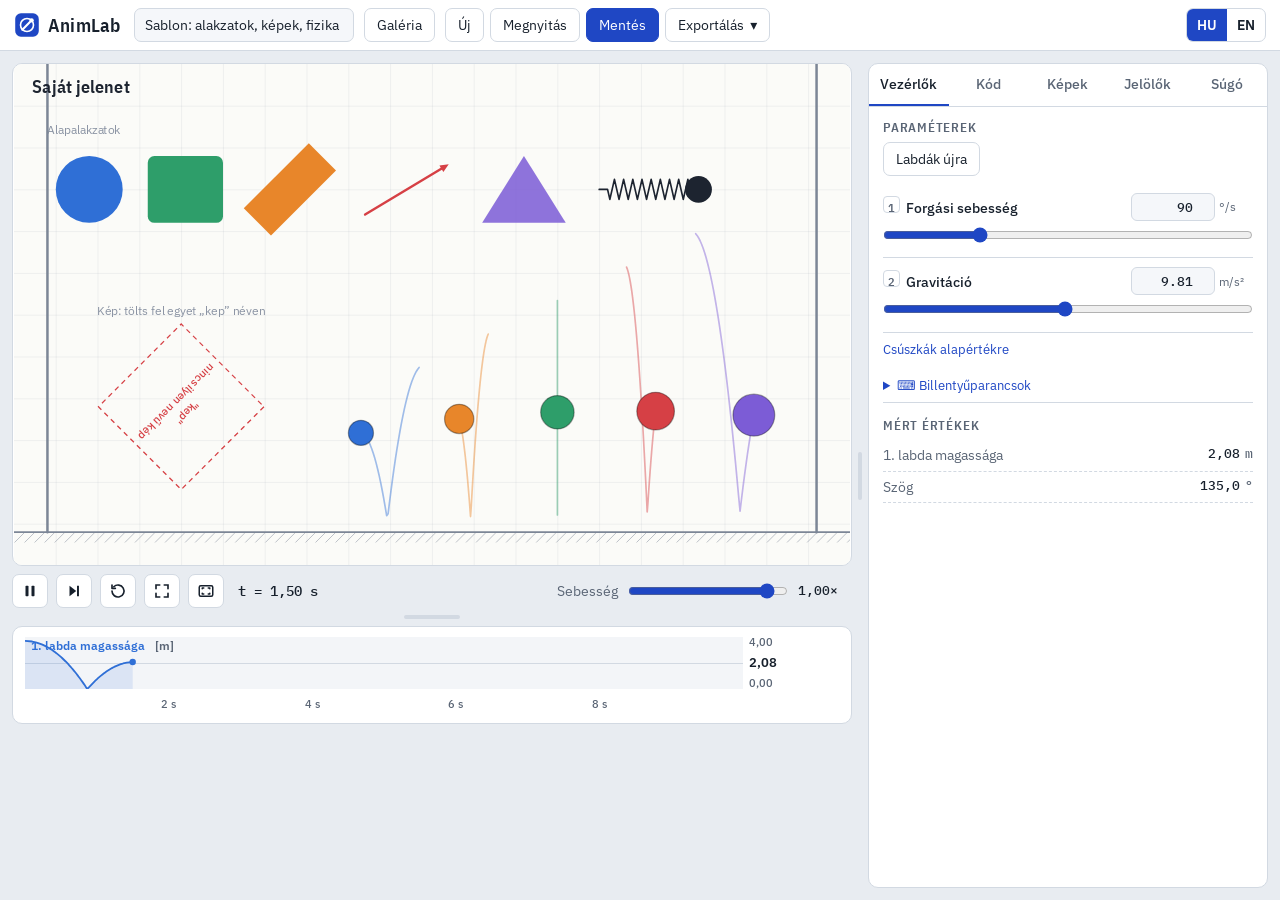
<file: index.html>
<!DOCTYPE html>
<!-- Generált fájl: a forrás a src mappában van, szerkesztés után: node build.js / Generated file: the source is in src/, after editing run: node build.js -->
<html lang="hu">
<head>
<meta charset="utf-8">
<meta name="viewport" content="width=device-width, initial-scale=1">
<title>AnimLab</title>
<link rel="preconnect" href="https://fonts.googleapis.com">
<link rel="preconnect" href="https://fonts.gstatic.com" crossorigin>
<link href="https://fonts.googleapis.com/css2?family=IBM+Plex+Mono:wght@400;500&family=IBM+Plex+Sans+Condensed:wght@500;600&family=IBM+Plex+Sans:wght@400;500;600&display=swap" rel="stylesheet">
<style>
:root {
  /* layout: stage, transport and live plots on the left; tabbed panel (controls / code / images / help) on the right */
  --bg: #e8ecf1;
  --panel: #ffffff;
  --ink: #17202c;
  --muted: #5a6575;
  --line: #d2d9e2;
  --accent: #1f47c4;
  --accent-ink: #ffffff;
  --accent-soft: #e5ebfb;
  --rec: #cf3434;
  --code-bg: #f5f7fa;
  --plot-bg: #f3f5f8;
  --font-display: "IBM Plex Sans Condensed", "IBM Plex Sans", "Arial Narrow", system-ui, sans-serif;
  --font-body: "IBM Plex Sans", system-ui, -apple-system, "Segoe UI", Roboto, sans-serif;
  --font-mono: "IBM Plex Mono", ui-monospace, "Cascadia Mono", Consolas, monospace;
  color-scheme: light;
}
@media (prefers-color-scheme: dark) {
  :root:not([data-theme="light"]) {
    --bg: #0f131a; --panel: #171d26; --ink: #e5e9ef; --muted: #96a1b2; --line: #2a3340;
    --accent: #7d98ff; --accent-ink: #0b1020; --accent-soft: #1f2a48; --rec: #ff6a6a;
    --code-bg: #11161e; --plot-bg: #121821; color-scheme: dark;
  }
}
:root[data-theme="dark"] {
  --bg: #0f131a; --panel: #171d26; --ink: #e5e9ef; --muted: #96a1b2; --line: #2a3340;
  --accent: #7d98ff; --accent-ink: #0b1020; --accent-soft: #1f2a48; --rec: #ff6a6a;
  --code-bg: #11161e; --plot-bg: #121821; color-scheme: dark;
}
* { box-sizing: border-box; }
html, body { height: 100%; margin: 0; }
body {
  background: var(--bg); color: var(--ink); font: 14px/1.45 var(--font-body);
  display: grid; grid-template-rows: auto minmax(0, 1fr);
}
button, input, select, textarea { font: inherit; color: inherit; }
:focus-visible { outline: 2px solid var(--accent); outline-offset: 2px; }
.muted { color: var(--muted); }

/* top bar */
.topbar {
  display: flex; flex-wrap: wrap; align-items: center; gap: 8px 10px;
  padding: 8px 14px; background: var(--panel); border-bottom: 1px solid var(--line);
}
.brand { display: flex; align-items: center; gap: 8px; font: 600 19px/1 var(--font-display); letter-spacing: .01em; margin-right: 4px; }
.brand svg { width: 26px; height: 26px; }
.scene-name {
  min-width: 0; width: 220px; height: 34px; padding: 0 10px; border: 1px solid var(--line);
  border-radius: 7px; background: var(--code-bg);
}
.tb-group { display: flex; flex-wrap: wrap; gap: 6px; align-items: center; }
.spacer { flex: 1; }
.btn {
  display: inline-flex; align-items: center; justify-content: center; gap: 6px;
  height: 34px; padding: 0 12px; border: 1px solid var(--line); border-radius: 7px;
  background: var(--panel); cursor: pointer; white-space: nowrap;
}
.btn:hover { border-color: var(--accent); }
.btn.primary { background: var(--accent); color: var(--accent-ink); border-color: var(--accent); }
.btn.icon { width: 36px; padding: 0; }
.btn svg { width: 18px; height: 18px; }
select.btn { padding-right: 8px; }
.lang { display: inline-flex; border: 1px solid var(--line); border-radius: 7px; overflow: hidden; }
.lang button { height: 32px; padding: 0 10px; border: 0; background: transparent; cursor: pointer; font-weight: 600; }
.lang button[aria-pressed="true"] { background: var(--accent); color: var(--accent-ink); }
.menu { position: relative; }
.menu-pop {
  position: absolute; right: 0; top: calc(100% + 6px); z-index: 20; min-width: 250px;
  background: var(--panel); border: 1px solid var(--line); border-radius: 9px; padding: 6px;
  box-shadow: 0 10px 30px rgba(10, 20, 40, .18); display: grid; gap: 2px;
}
.menu-pop[hidden] { display: none; }
.ai-text { width: 100%; height: 180px; margin-top: 8px; font: 12px/1.4 ui-monospace, Consolas, monospace; }
.menu-pop button {
  text-align: left; border: 0; background: transparent; padding: 8px 10px; border-radius: 6px; cursor: pointer;
  display: grid; gap: 1px;
}
.menu-pop button:hover { background: var(--accent-soft); }
.menu-pop small { color: var(--muted); font-size: 12px; }

/* main layout */
.layout {
  display: grid; grid-template-columns: minmax(0, 1fr) 12px var(--side-w, 400px); gap: 2px; padding: 12px;
  min-height: 0;
}
.splitter { cursor: col-resize; position: relative; touch-action: none; border-radius: 6px; }
.splitter::after {
  content: ""; position: absolute; left: 50%; top: 50%; width: 4px; height: 48px; transform: translate(-50%, -50%);
  border-radius: 3px; background: var(--line);
}
.splitter:hover::after, .splitter:focus-visible::after, .splitter.drag::after { background: var(--accent); }
body.resizing { cursor: col-resize; user-select: none; }
.stage-col { display: flex; flex-direction: column; gap: 8px; min-width: 0; min-height: 0; }
.stage-wrap {
  position: relative; display: flex; justify-content: center; background: var(--panel);
  border: 1px solid var(--line); border-radius: 10px; overflow: hidden;
}
#stage { display: block; touch-action: none; }
.stage-err {
  position: absolute; left: 12px; right: 12px; bottom: 12px; padding: 10px 12px; border-radius: 8px;
  background: #fff1f1; color: #8f1d1d; border: 1px solid #f1b9b9; font-size: 13px; cursor: pointer;
}
.rec-badge {
  position: absolute; top: 10px; right: 10px; padding: 5px 9px 5px 12px; border-radius: 99px; cursor: pointer;
  background: var(--rec); color: #fff; font: 600 12px/1.4 var(--font-mono); border: 0;
  display: inline-flex; align-items: center; gap: 12px; font-variant-numeric: tabular-nums;
}
.rec-badge[hidden] { display: none; }
/* fehér négyzet a jobb végén: leállítás / white square at the right end: stop */
.rec-badge::after { content: ""; width: 12px; height: 12px; border-radius: 2px; background: #fff; flex: none; }
.transport { display: flex; flex-wrap: wrap; align-items: center; gap: 8px; }
.time { font: 500 14px var(--font-mono); font-variant-numeric: tabular-nums; min-width: 112px; padding: 0 6px; }
.speed { display: flex; align-items: center; gap: 8px; margin-left: auto; color: var(--muted); }
.speed input { width: 160px; accent-color: var(--accent); }
.speed output { font: 500 13px var(--font-mono); color: var(--ink); min-width: 54px; font-variant-numeric: tabular-nums; }
.plots { background: var(--panel); border: 1px solid var(--line); border-radius: 10px; padding: 6px 4px; }
#plot { display: block; width: 100%; }

/* side panel */
.side {
  display: flex; flex-direction: column; min-height: 0; background: var(--panel);
  border: 1px solid var(--line); border-radius: 10px; overflow: hidden;
}
.tabs { display: flex; border-bottom: 1px solid var(--line); }
.tabs button {
  flex: 1; height: 42px; border: 0; background: transparent; cursor: pointer; font-weight: 500;
  color: var(--muted); border-bottom: 2px solid transparent;
}
.tabs button[aria-selected="true"] { color: var(--ink); border-bottom-color: var(--accent); }
.tab-panel { flex: 1; min-height: 0; overflow: auto; padding: 12px 14px; }
.tab-panel[hidden] { display: none; }
#tab-code { display: flex; flex-direction: column; gap: 8px; }
#tab-code[hidden] { display: none; }
.panel-h { font: 600 13px var(--font-display); text-transform: uppercase; letter-spacing: .06em; color: var(--muted); margin: 14px 0 6px; }
.panel-h:first-child { margin-top: 0; }

.ctl { display: block; padding: 9px 0; border-bottom: 1px solid var(--line); }
.ctl-head { display: flex; align-items: center; justify-content: space-between; gap: 8px; margin-bottom: 4px; }
.ctl-head label { font-weight: 500; }
.ctl-num { display: inline-flex; align-items: center; gap: 4px; }
.ctl-num input {
  width: 84px; height: 28px; padding: 0 6px; border: 1px solid var(--line); border-radius: 6px;
  background: var(--code-bg); text-align: right; font: 500 13px var(--font-mono); font-variant-numeric: tabular-nums;
}
.unit { color: var(--muted); font-size: 12px; min-width: 34px; }
.ctl input[type="range"] { width: 100%; accent-color: var(--accent); margin: 2px 0 0; }
.ctl-toggle { display: flex; align-items: center; gap: 10px; cursor: pointer; }
.ctl-toggle input { width: 18px; height: 18px; accent-color: var(--accent); margin: 0; }
.ctl select { width: 100%; height: 32px; border: 1px solid var(--line); border-radius: 6px; background: var(--code-bg); }
.ctl-buttons { display: flex; flex-wrap: wrap; gap: 6px; padding-bottom: 8px; }
.link-btn { border: 0; background: none; color: var(--accent); cursor: pointer; padding: 8px 0; font-size: 13px; }

.ro { display: flex; justify-content: space-between; gap: 10px; padding: 5px 0; border-bottom: 1px dashed var(--line); }
.ro-l { color: var(--muted); }
.ro-v { font: 500 13px var(--font-mono); font-variant-numeric: tabular-nums; text-align: right; white-space: nowrap; }
.ro-u { color: var(--muted); margin-left: 5px; }

.code-bar { display: flex; align-items: center; gap: 10px; }
.code-state { color: var(--muted); font-size: 12px; }
.code-state.dirty { color: #b5651d; }
.editor {
  position: relative; flex: 1; min-height: 360px; display: flex; border: 1px solid var(--line);
  border-radius: 8px; background: var(--code-bg); overflow: hidden;
}
.gutter {
  margin: 0; padding: 10px 6px 10px 8px; text-align: right; color: var(--muted); opacity: .7;
  font: 12.5px/1.55 var(--font-mono); user-select: none; overflow: hidden; min-width: 38px;
  border-right: 1px solid var(--line);
}
#code {
  flex: 1; border: 0; resize: none; padding: 10px; background: transparent; outline: none;
  font: 12.5px/1.55 var(--font-mono); white-space: pre; overflow: auto; tab-size: 2;
}
.code-err.warn { background: #fff8e1; color: #7a5200; border-color: #f0d48a; }
.code-err {
  margin: 0; padding: 8px 10px; border-radius: 7px; background: #fff1f1; color: #8f1d1d;
  border: 1px solid #f1b9b9; font: 12px/1.45 var(--font-mono); white-space: pre-wrap; cursor: pointer;
}

.drop {
  display: grid; place-items: center; gap: 2px; padding: 18px; border: 1.5px dashed var(--line);
  border-radius: 10px; cursor: pointer; text-align: center;
}
.drop:hover { border-color: var(--accent); }
.drop b { font-weight: 600; }
.asset { display: grid; grid-template-columns: 64px minmax(0, 1fr); gap: 10px; padding: 10px 0; border-bottom: 1px solid var(--line); }
.asset img {
  width: 64px; height: 64px; object-fit: contain; border-radius: 6px; border: 1px solid var(--line);
  background: repeating-conic-gradient(#e7eaee 0 25%, #fff 0 50%) 50% / 12px 12px;
}
.asset input { width: 100%; height: 28px; padding: 0 6px; border: 1px solid var(--line); border-radius: 6px; background: var(--code-bg); font: 500 13px var(--font-mono); }
.asset code { display: block; font: 12px var(--font-mono); color: var(--muted); margin: 4px 0; overflow-wrap: anywhere; }
.asset .row { display: flex; gap: 6px; }
.asset-err { margin: 2px 0 6px; font-size: 12px; color: #c0392b; }
.asset .btn { height: 28px; font-size: 12px; padding: 0 9px; }

.help h3 { font: 600 18px var(--font-display); margin: 18px 0 6px; text-wrap: balance; }
.help h3:first-of-type { margin-top: 4px; }
/* a három szakaszlink görgetés közben is fent marad / the three section links stay on top while scrolling */
.help-nav {
  display: flex; flex-wrap: wrap; align-items: center; gap: 2px 6px; color: var(--muted);
  position: sticky; top: -12px; z-index: 2; margin: -12px -14px 8px; padding: 9px 14px;
  background: var(--panel); border-bottom: 1px solid var(--line);
}
.help h3 { scroll-margin-top: 48px; }
.help-nav .link-btn { padding: 0; }
.lesson { padding: 10px 0 14px; border-bottom: 1px solid var(--line); }
.lesson h4 { display: flex; align-items: center; gap: 8px; margin: 6px 0 4px; }
.lesson .num {
  display: inline-grid; place-items: center; width: 22px; height: 22px; border-radius: 50%;
  background: var(--accent); color: var(--accent-ink); font: 600 12px var(--font-body);
}
.help pre {
  margin: 8px 0; padding: 10px; background: var(--code-bg); border: 1px solid var(--line); border-radius: 7px;
  font: 12px/1.5 var(--font-mono); overflow-x: auto; white-space: pre;
}
.lesson-btns { display: flex; gap: 6px; }
.lesson-btns .btn { height: 30px; font-size: 13px; }
.tips { margin: 6px 0; padding-left: 18px; }
.tips li { margin: 4px 0; }
.help h4 { font: 600 15px var(--font-display); margin: 16px 0 6px; }
.help p { margin: 6px 0; }
.help dl { margin: 0; }
.help dt { margin-top: 8px; }
.help dd { margin: 2px 0 0 0; color: var(--muted); }
.help code { font: 12.5px var(--font-mono); background: var(--code-bg); padding: 1px 4px; border-radius: 4px; overflow-wrap: anywhere; }
.help kbd { font: 12px var(--font-mono); border: 1px solid var(--line); border-bottom-width: 2px; border-radius: 4px; padding: 0 5px; }

.tools { display: flex; flex-wrap: wrap; gap: 6px; margin: 8px 0 4px; }
.tools .btn { height: 32px; font-size: 13px; padding: 0 10px; }
.tools .btn[aria-pressed="true"] { background: var(--accent); color: var(--accent-ink); border-color: var(--accent); }
.tool-hint { margin: 4px 0; font-size: 13px; color: var(--accent); min-height: 1.4em; }
.coord { font: 500 12px var(--font-mono); color: var(--muted); font-variant-numeric: tabular-nums; margin-bottom: 6px; }
.mark { border: 1px solid var(--line); border-radius: 8px; padding: 8px 10px; margin: 8px 0; display: grid; gap: 6px; }
.mark-h { display: flex; align-items: center; gap: 8px; }
.mark-h b { flex: 1; font-weight: 600; }
.mark-h .x { border: 0; background: none; cursor: pointer; font-size: 18px; color: var(--muted); padding: 0 4px; }
.swatches { display: flex; gap: 4px; }
.swatches button { width: 18px; height: 18px; border-radius: 50%; border: 1px solid rgba(0,0,0,.25); cursor: pointer; padding: 0; }
.swatches button[aria-pressed="true"] { outline: 2px solid var(--accent); outline-offset: 1px; }
.mark-f { display: grid; grid-template-columns: repeat(auto-fill, minmax(104px, 1fr)); gap: 6px 8px; }
.mark-f label { display: grid; gap: 2px; font-size: 11.5px; color: var(--muted); }
.mark-f input, .mark-f select {
  height: 28px; padding: 0 6px; border: 1px solid var(--line); border-radius: 6px; background: var(--code-bg); font-size: 13px; width: 100%;
}
.mark-f .btn { height: 28px; font-size: 12px; align-self: end; }
.mark-f .wide { grid-column: 1 / -1; }
.mark-f input[type=color] { padding: 2px; height: 28px; cursor: pointer; }
details.bind summary { cursor: pointer; font-size: 12px; color: var(--accent); padding: 2px 0; }
details.bind .mark-f { margin-top: 6px; }
.cm { contain: layout; }
.cm .now { margin: 0; font: 12px/1.5 var(--font-mono); color: var(--muted); font-variant-numeric: tabular-nums; }
.cm .now i { display: inline-block; width: 11px; height: 11px; border-radius: 3px; vertical-align: -1px; border: 1px solid rgba(0,0,0,.25); }
.bound-empty code { font: 12px var(--font-mono); background: var(--code-bg); padding: 1px 4px; border-radius: 4px; }
.mark-f input.bad { border-color: #d64045; background: #fff1f1; }
.codemarks { margin: 14px 0 8px; border-top: 1px solid var(--line); padding-top: 10px; }
.codemarks summary { cursor: pointer; font: 600 13px var(--font-display); text-transform: uppercase; letter-spacing: .05em; color: var(--muted); }
.cm { border: 1px solid var(--line); border-radius: 8px; padding: 6px 10px; margin: 6px 0; display: grid; gap: 6px; }
.cm.on { border-color: #e6b422; box-shadow: 0 0 0 2px rgba(230, 180, 34, .25); }
.cm-h { display: flex; align-items: center; gap: 8px; flex-wrap: wrap; }
.cm-h label { display: flex; align-items: center; gap: 6px; flex: 1; min-width: 120px; cursor: pointer; }
.cm-h input[type=checkbox] { width: 16px; height: 16px; accent-color: var(--accent); }
.cm-h .kind { color: var(--muted); font-size: 12px; }
.cm-h .rs { border: 0; background: none; color: var(--accent); cursor: pointer; font-size: 12px; padding: 0 2px; }
.vars { margin: 2px 0 8px; font: 12px/1.5 var(--font-mono); color: var(--muted); overflow-wrap: anywhere; }
#stage.tool-on { cursor: crosshair; }
.toast {
  position: fixed; left: 50%; bottom: 20px; transform: translateX(-50%); z-index: 50; max-width: calc(100% - 32px);
  display: flex; align-items: center; gap: 12px; padding: 10px 14px; border-radius: 9px;
  background: #1c2533; color: #f1f4f8; box-shadow: 0 10px 30px rgba(0,0,0,.25);
}
.toast button { border: 0; background: transparent; color: #9fb4ff; font-weight: 600; cursor: pointer; }
.toast[hidden] { display: none; }

.stage-col:fullscreen { background: var(--bg); padding: 12px; }

/* grafikonsáv átméretezése: húzd fel vagy le / resizing the graph strip: drag up or down */
.hsplit { height: 10px; margin: -4px 0; cursor: row-resize; position: relative; touch-action: none; flex: none; }
.hsplit::after {
  content: ""; position: absolute; left: 50%; top: 50%; width: 56px; height: 4px; transform: translate(-50%, -50%);
  border-radius: 3px; background: var(--line);
}
.hsplit:hover::after, .hsplit:focus-visible::after, .hsplit.drag::after { background: var(--accent); }
.hsplit[hidden] { display: none; }
body.resizing-v { cursor: row-resize; user-select: none; }

/* csak a vászon: teljes képernyő vagy fekvő telefon / canvas only: full screen or a phone in landscape */
.cv-overlay {
  position: absolute; top: 10px; right: 10px; z-index: 3; display: none; gap: 6px;
  opacity: 0; transition: opacity .25s; pointer-events: none;
}
.cv-overlay .btn { background: rgba(20, 26, 36, .72); color: #fff; border-color: rgba(255, 255, 255, .25); width: 42px; height: 42px; }
#stageWrap:fullscreen .cv-overlay, body.cvonly .cv-overlay { display: flex; }
.cv-overlay.show { opacity: 1; pointer-events: auto; }
#stageWrap:fullscreen { background: #000; align-items: center; border: 0; border-radius: 0; }
body.cvonly #stageWrap {
  position: fixed; inset: 0; z-index: 40; border: 0; border-radius: 0; background: #000; align-items: center;
}
body.cvonly .toast { z-index: 60; }

/* billentyűzet: csúszkaszám, billentyűjelek, kiválasztott csúszka, érintőgombok
   keyboard: slider number, key badges, selected slider, touch buttons */
.kbn {
  display: inline-grid; place-items: center; min-width: 17px; height: 17px; padding: 0 3px; margin-right: 6px; vertical-align: 1px;
  border: 1px solid var(--line); border-radius: 4px; font: 600 11px var(--font-mono); color: var(--muted);
}
.kbds { display: inline-flex; gap: 3px; margin-left: 6px; vertical-align: 1px; }
.kbds kbd {
  font: 600 11px/15px var(--font-mono); padding: 0 4px; border: 1px solid var(--line); border-bottom-width: 2px;
  border-radius: 4px; color: var(--muted); background: var(--code-bg);
}
.btn .kbds kbd { color: inherit; background: transparent; }
.ctl.kbsel { background: var(--accent-soft); box-shadow: inset 3px 0 0 var(--accent); padding-left: 8px; padding-right: 6px; border-radius: 6px; }
.ctl.kbsel .kbn { background: var(--accent); border-color: var(--accent); color: var(--accent-ink); }
.kbhit { animation: kbhit .4s ease-out; }
@keyframes kbhit { from { box-shadow: 0 0 0 3px var(--accent); } to { box-shadow: 0 0 0 3px transparent; } }
@media (hover: none) { .kbn { display: none; } }
body.mobile .kbn { display: none; }
.kb-hud {
  position: absolute; left: 50%; top: 12px; transform: translateX(-50%); z-index: 4; display: grid; justify-items: center;
  max-width: calc(100% - 24px); padding: 6px 14px; border-radius: 9px; background: rgba(20, 26, 36, .84); color: #fff;
  font: 600 14px var(--font-body); white-space: nowrap; pointer-events: none; transition: opacity .3s;
}
.kb-hud b { overflow: hidden; text-overflow: ellipsis; max-width: 100%; }
.kb-hud small { font: 500 11px var(--font-body); opacity: .78; }
.kb-hud.idle { opacity: .55; }
.kb-hud[hidden], .kb-pad[hidden] { display: none; }
.kb-pad {
  position: absolute; left: 10px; right: 10px; bottom: 10px; z-index: 3; display: flex; align-items: flex-end;
  justify-content: space-between; gap: 10px; pointer-events: none;
}
.kb-dpad { display: grid; grid-template-areas: ". u ." "l d r"; gap: 6px; }
.kb-btns { display: flex; flex-wrap: wrap-reverse; justify-content: flex-end; gap: 8px; margin-left: auto; max-width: 60%; }
.kb-key {
  pointer-events: auto; min-width: 54px; height: 54px; padding: 0 12px; border-radius: 14px; cursor: pointer;
  border: 1px solid rgba(255, 255, 255, .4); background: rgba(20, 26, 36, .55); color: #fff; font: 600 16px var(--font-body);
  touch-action: none; user-select: none; -webkit-user-select: none; -webkit-touch-callout: none;
}
body.mobile .kb-key { min-width: 46px; height: 46px; padding: 0 10px; border-radius: 12px; font-size: 14px; background: rgba(20, 26, 36, .42); }
.kb-key.down, body.mobile .kb-key.down { background: var(--accent); border-color: var(--accent); color: var(--accent-ink); }
.kb-help-btn {
  position: absolute; top: 10px; right: 10px; z-index: 4; width: 34px; height: 30px; padding: 0; border-radius: 8px; cursor: pointer;
  border: 1px solid var(--line); background: var(--panel); color: var(--muted); font-size: 18px; line-height: 1; opacity: .7;
}
.kb-help-btn:hover, .kb-help-btn[aria-expanded="true"] { opacity: 1; color: var(--accent); border-color: var(--accent); }
.kb-help-btn[hidden], .kb-list[hidden] { display: none; }
#stageWrap:fullscreen .kb-help-btn, body.cvonly .kb-help-btn { top: 62px; background: rgba(20, 26, 36, .72); color: #fff; border-color: rgba(255, 255, 255, .25); }
.kb-list {
  position: absolute; top: 46px; right: 10px; z-index: 5; max-width: min(420px, calc(100% - 20px)); max-height: calc(100% - 60px); overflow: auto;
  padding: 10px 14px; border-radius: 10px; background: rgba(20, 26, 36, .9); color: #fff; font-size: 13px; box-shadow: 0 6px 24px rgba(0, 0, 0, .25);
}
#stageWrap:fullscreen .kb-list, body.cvonly .kb-list { top: 98px; }
.kb-list .kbl-title { font-weight: 600; font-size: 14px; margin-bottom: 2px; }
.kb-list kbd { color: #fff; border-color: rgba(255, 255, 255, .45); background: rgba(255, 255, 255, .08); }
.kbl-h { margin: 8px 0 2px; font-size: 11px; font-weight: 600; text-transform: uppercase; letter-spacing: .04em; opacity: .7; }
.kbl { border-collapse: collapse; width: 100%; }
.kbl td { padding: 3px 0; vertical-align: top; }
.kbl td:first-child { white-space: nowrap; padding-right: 10px; }
.kbl kbd { display: inline-block; margin: 0 3px 2px 0; font: 600 11px/16px var(--font-mono); padding: 0 5px; border: 1px solid var(--line); border-bottom-width: 2px; border-radius: 4px; }
.kbhelp { padding: 6px 0 2px; border-bottom: 1px solid var(--line); font-size: 13px; }
.kbhelp[hidden] { display: none; }
.kbhelp summary { cursor: pointer; color: var(--accent); padding: 4px 0; }
.kbhelp > div { padding: 2px 0 8px; }
.kbhelp kbd { background: var(--code-bg); color: var(--ink); }
.kb-up { grid-area: u; } .kb-left { grid-area: l; } .kb-down { grid-area: d; } .kb-right { grid-area: r; }

/* példagaléria / example gallery */
.gal-back { position: fixed; inset: 0; z-index: 45; display: flex; align-items: center; justify-content: center; padding: 24px; background: rgba(8, 12, 20, .55); }
.gal-back[hidden], .gal-status[hidden], .gal-chips[hidden] { display: none; }
.gal { display: flex; flex-direction: column; width: min(1080px, 100%); height: min(780px, 100%); background: var(--panel); border: 1px solid var(--line); border-radius: 12px; overflow: hidden; }
.gal:focus { outline: none; }
.gal-head { display: flex; align-items: center; gap: 10px; padding: 10px 14px; border-bottom: 1px solid var(--line); }
.gal-head h2 { flex: 1; min-width: 0; margin: 0; font: 600 19px/1.2 var(--font-display); }
.gal-filters { display: flex; flex-wrap: wrap; align-items: center; gap: 8px 10px; padding: 10px 14px; border-bottom: 1px solid var(--line); }
.gal-seg { display: inline-flex; flex: none; border: 1px solid var(--line); border-radius: 7px; overflow: hidden; }
.gal-seg button { border: 0; background: none; padding: 6px 12px; cursor: pointer; }
.gal-seg button[aria-pressed="true"] { background: var(--accent); color: var(--accent-ink); }
.gal-search { flex: 1 1 200px; min-width: 0; height: 34px; padding: 0 10px; border: 1px solid var(--line); border-radius: 7px; background: var(--code-bg); }
.gal-chips { display: flex; flex-wrap: wrap; gap: 6px; width: 100%; }
.gal-chip { border: 1px solid var(--line); border-radius: 999px; background: none; padding: 3px 11px; cursor: pointer; }
.gal-chip:hover { border-color: var(--accent); }
.gal-chip[aria-pressed="true"] { background: var(--accent-soft); border-color: var(--accent); color: var(--accent); font-weight: 600; }
.gal-status { padding: 8px 14px; color: var(--muted); border-bottom: 1px solid var(--line); }
.gal-list { flex: 1; min-height: 0; overflow: auto; padding: 14px; display: grid; grid-template-columns: repeat(auto-fill, minmax(270px, 1fr)); gap: 12px; align-content: start; }
.gal-none { grid-column: 1 / -1; padding: 24px 0; text-align: center; color: var(--muted); }
.gal-card { display: flex; flex-direction: column; gap: 6px; min-width: 0; padding: 10px 12px; border: 1px solid var(--line); border-radius: 10px; cursor: pointer; }
.gal-card:hover { border-color: var(--accent); }
.gal-card.busy { opacity: .6; cursor: progress; }
.gal-card.off { cursor: default; border-style: dashed; }
.gal-card.off:hover { border-color: var(--line); }
.gal-card.off .gal-t, .gal-card.off .gal-d, .gal-card.off .gal-meta, .gal-card.off .gal-thumb { opacity: .55; }
.gal-thumb { display: block; width: 100%; aspect-ratio: 16 / 9; object-fit: cover; border-radius: 6px; background: var(--plot-bg); }
.gal-open { display: block; width: 100%; border: 0; background: none; padding: 0; text-align: left; cursor: inherit; }
.gal-t { display: block; font: 600 16px/1.25 var(--font-display); overflow-wrap: anywhere; }
.gal-d { display: block; margin-top: 3px; font-size: 13px; color: var(--muted); overflow-wrap: anywhere; }
.gal-meta { font-size: 12px; color: var(--muted); overflow-wrap: anywhere; }
.gal-tags { display: flex; flex-wrap: wrap; gap: 4px; }
.gal-tag { border: 1px solid var(--line); border-radius: 999px; background: var(--code-bg); padding: 1px 8px; font-size: 11.5px; cursor: pointer; overflow-wrap: anywhere; text-align: left; }
.gal-tag:hover { border-color: var(--accent); }
.gal-note { font-size: 12px; color: var(--muted); }
.gal-foot { margin-top: auto; font-size: 12px; }
.gal-foot a { color: var(--accent); }
body.mobile .gal-back { padding: 0; }
body.mobile .gal { width: 100%; height: 100%; border: 0; border-radius: 0; }
body.mobile .gal-list { grid-template-columns: minmax(0, 1fr); padding: 10px; }
body.mobile .gal-filters { padding: 8px 10px; }
body.mobile .gal-head { padding: 8px 10px; }
body.mobile .gal-tag { padding: 3px 9px; }

/* mobil nézet (keskeny képernyő vagy fekvő telefon): egyszerre egy képernyő, alul váltósáv
   mobile view (narrow screen or a phone in landscape): one screen at a time, switch bar at the bottom */
.mnav { display: none; }
.tb-more { display: none; }
body.mobile { display: flex; flex-direction: column; height: 100vh; height: 100dvh; }
body.mobile .topbar { padding: 6px 8px; gap: 6px; flex: none; }
body.mobile .brand { font-size: 17px; margin-right: 0; }
body.mobile .tb-more { display: inline-flex; order: -1; }
body.mobile #btnGallery { flex: 1; min-width: 0; }
body.mobile .scene-name, body.mobile .tb-group, body.mobile .topbar .lang { display: none; }
body.mobile .topbar.open .scene-name { display: block; width: 100%; order: 10; }
body.mobile .topbar.open .tb-group { display: flex; width: 100%; order: 11; }
body.mobile .topbar.open .lang { display: inline-flex; order: 12; }
body.mobile .layout { display: block; flex: 1; min-height: 0; padding: 8px; overflow: auto; }
body.mobile .splitter { display: none; }
body.mobile .side .tabs { display: none; }
body.mobile .side { height: 100%; min-height: 0; }
body.mobile:not([data-mview="canvas"]) .stage-col { display: none; }
body.mobile[data-mview="canvas"] .side { display: none; }
body.mobile #tab-code { height: 100%; }
body.mobile .editor { min-height: 0; }
body.mobile .speed { margin-left: 0; }
body.mobile .speed input { width: 120px; }
body.mobile .mnav {
  display: flex; flex: none; background: var(--panel); border-top: 1px solid var(--line);
  padding-bottom: env(safe-area-inset-bottom);
}
.mnav button {
  flex: 1; display: grid; justify-items: center; gap: 2px; padding: 6px 2px 5px; border: 0; background: transparent;
  color: var(--muted); font-size: 11px; cursor: pointer; min-width: 0;
}
.mnav button span { overflow: hidden; text-overflow: ellipsis; white-space: nowrap; max-width: 100%; }
.mnav svg { width: 22px; height: 22px; }
.mnav button[aria-current="true"] { color: var(--accent); font-weight: 600; }
body.mobile .toast { bottom: calc(70px + env(safe-area-inset-bottom)); }
@media (prefers-reduced-motion: reduce) { * { scroll-behavior: auto; } }
</style>
</head>
<body>
<header class="topbar">
  <div class="brand" aria-label="AnimLab">
    <svg viewBox="0 0 32 32" aria-hidden="true"><rect x="1.5" y="1.5" width="29" height="29" rx="7" fill="var(--accent)"/><circle cx="16" cy="16" r="8" fill="none" stroke="var(--accent-ink)" stroke-width="2"/><path d="M10.3 21.7 21.7 10.3" stroke="var(--accent-ink)" stroke-width="2.6" stroke-linecap="round"/><circle cx="21.7" cy="10.3" r="2.6" fill="var(--accent-ink)"/></svg>
    AnimLab
  </div>
  <button class="btn icon tb-more" id="btnMore" type="button" aria-expanded="false" data-i18n-title="menu"><svg viewBox="0 0 24 24" fill="none" stroke="currentColor" stroke-width="2.2" stroke-linecap="round"><path d="M4 7h16M4 12h16M4 17h16"/></svg></button>
  <input id="sceneName" class="scene-name" data-i18n-ph="sceneName" data-i18n-title="sceneName">
  <button class="btn" id="btnGallery" type="button" data-i18n="gallery"></button>
  <div class="tb-group">
    <button class="btn" id="btnNew" type="button" data-i18n="new"></button>
    <button class="btn" id="btnOpen" type="button" data-i18n="open"></button>
    <button class="btn primary" id="btnSave" type="button" data-i18n="save"></button>
    <div class="menu">
      <button class="btn" id="btnExport" type="button" aria-haspopup="true" aria-expanded="false"><span data-i18n="export"></span> ▾</button>
      <div class="menu-pop" id="exportMenu" hidden>
        <button type="button" id="exVideo"><span id="exVideoLbl"></span><small data-i18n="exVideoSub"></small></button>
        <button type="button" id="exPng"><span data-i18n="exPng"></span><small data-i18n="exPngSub"></small></button>
        <button type="button" id="exHtml"><span data-i18n="exHtml"></span><small data-i18n="exHtmlSub"></small></button>
        <button type="button" id="exShare"><span data-i18n="exShare"></span><small data-i18n="exShareSub"></small></button>
      </div>
    </div>
  </div>
  <div class="spacer"></div>
  <div class="lang" role="group" aria-label="Language">
    <button type="button" data-lang="hu">HU</button>
    <button type="button" data-lang="en">EN</button>
  </div>
  <input type="file" id="fileOpen" accept=".json,.html,.htm,application/json,text/html" hidden>
</header>

<!-- Példagaléria / example gallery -->
<div class="gal-back" id="galleryPanel" hidden>
  <div class="gal" role="dialog" aria-modal="true" aria-labelledby="galTitle" tabindex="-1">
    <div class="gal-head">
      <h2 id="galTitle" data-i18n="galleryTitle"></h2>
      <button class="btn" id="galClose" type="button" data-i18n="galleryClose"></button>
    </div>
    <div class="gal-filters">
      <div class="gal-seg" id="galGroup" role="group">
        <button type="button" data-group="all" data-i18n="galleryAll"></button>
        <button type="button" data-group="teacher" data-i18n="galleryTeacher"></button>
        <button type="button" data-group="students" data-i18n="galleryStudent"></button>
      </div>
      <input id="galSearch" class="gal-search" type="search" data-i18n-ph="gallerySearch" data-i18n-title="gallerySearch">
      <div class="gal-chips" id="galTopics" role="group" data-i18n-title="galleryTopics" hidden></div>
    </div>
    <div class="gal-status" id="galStatus" role="status" hidden></div>
    <div class="gal-list" id="galList"></div>
  </div>
</div>

<main class="layout">
  <section class="stage-col" id="stageCol">
    <div class="stage-wrap" id="stageWrap">
      <canvas id="stage"></canvas>
      <!-- Csak-vászon módban (teljes képernyő, fekvő telefon) ezek a gombok úsznak a kép fölött -->
      <!-- In canvas-only mode (full screen, phone in landscape) these buttons float over the picture -->
      <div class="cv-overlay" id="cvOverlay">
        <button class="btn icon" id="cvPlay" type="button" data-i18n-title="play"></button>
        <button class="btn icon" id="cvReset" type="button" data-i18n-title="resetT"><svg viewBox="0 0 24 24" fill="none" stroke="currentColor" stroke-width="2.2" stroke-linecap="round" stroke-linejoin="round"><path d="M4 12a8 8 0 1 0 2.4-5.7"/><path d="M4 4v4.5h4.5"/></svg></button>
        <button class="btn icon" id="cvMenu" type="button" data-i18n-title="tabControls"><svg viewBox="0 0 24 24" fill="none" stroke="currentColor" stroke-width="2.2" stroke-linecap="round"><path d="M5 7h14M5 12h14M5 17h14"/><circle cx="9" cy="7" r="2" fill="currentColor"/><circle cx="15" cy="12" r="2" fill="currentColor"/><circle cx="8" cy="17" r="2" fill="currentColor"/></svg></button>
        <button class="btn icon" id="cvExit" type="button" data-i18n-title="cvExit"><svg viewBox="0 0 24 24" fill="none" stroke="currentColor" stroke-width="2.2" stroke-linecap="round"><path d="M9 4v5H4M15 4v5h5M9 20v-5H4M15 20v-5h5"/></svg></button>
      </div>
      <!-- Billentyűzet: a kiválasztott csúszka (1–9, majd ← →) és érintőgombok a key() / onKey() jelenetekhez -->
      <!-- Keyboard: the selected slider (1–9, then ← →) and touch buttons for key() / onKey() scenes -->
      <div class="kb-hud" id="kbHud" hidden><b></b><small></small></div>
      <div class="kb-pad" id="kbPad" hidden></div>
      <!-- A jelenet billentyűparancsai: ⌨ gomb és lenyíló lista / the scene's keyboard commands: ⌨ button and drop-down list -->
      <button class="kb-help-btn" id="kbHelpBtn" type="button" aria-expanded="false" data-i18n-title="kbListTip" hidden>⌨</button>
      <div class="kb-list" id="kbList" hidden></div>
      <button class="rec-badge" id="recBadge" type="button" hidden>● REC</button>
      <div class="stage-err" id="stageErr" hidden></div>
    </div>
    <div class="transport">
      <button class="btn icon" id="btPlay" type="button" data-i18n-title="play"></button>
      <button class="btn icon" id="btStep" type="button" data-i18n-title="step"><svg viewBox="0 0 24 24"><path d="M6 5v14l9-7z" fill="currentColor"/><rect x="16" y="5" width="2.6" height="14" fill="currentColor"/></svg></button>
      <button class="btn icon" id="btReset" type="button" data-i18n-title="resetT"><svg viewBox="0 0 24 24" fill="none" stroke="currentColor" stroke-width="2.2" stroke-linecap="round" stroke-linejoin="round"><path d="M4 12a8 8 0 1 0 2.4-5.7"/><path d="M4 4v4.5h4.5"/></svg></button>
      <button class="btn icon" id="btFull" type="button" data-i18n-title="full"><svg viewBox="0 0 24 24" fill="none" stroke="currentColor" stroke-width="2.2" stroke-linecap="round"><path d="M4 9V4h5M20 9V4h-5M4 15v5h5M20 15v5h-5"/></svg></button>
      <button class="btn icon" id="btCanvasFull" type="button" data-i18n-title="fullCanvas"><svg viewBox="0 0 24 24" fill="none" stroke="currentColor" stroke-width="2" stroke-linecap="round" stroke-linejoin="round"><rect x="3" y="5" width="18" height="14" rx="2"/><path d="M7 9V8h2M17 9V8h-2M7 15v1h2M17 15v1h-2"/></svg></button>
      <span class="time" id="timeLbl">t = 0.00 s</span>
      <label class="speed" for="speed"><span data-i18n="speed"></span>
        <input type="range" id="speed" min="-10" max="1" step="0.01" value="0">
        <output id="speedOut">1×</output>
      </label>
    </div>
    <div class="hsplit" id="plotSplit" role="separator" aria-orientation="horizontal" tabindex="0" data-i18n-title="plotSplit" hidden></div>
    <div class="plots" id="plotsWrap" hidden><canvas id="plot"></canvas></div>
  </section>

  <div class="splitter" id="splitter" role="separator" aria-orientation="vertical" tabindex="0" data-i18n-title="splitter"></div>

  <aside class="side">
    <nav class="tabs" role="tablist">
      <button type="button" role="tab" data-tab="controls" data-i18n="tabControls"></button>
      <button type="button" role="tab" data-tab="code" data-i18n="tabCode"></button>
      <button type="button" role="tab" data-tab="assets" data-i18n="tabAssets"></button>
      <button type="button" role="tab" data-tab="marks" data-i18n="tabMarks"></button>
      <button type="button" role="tab" data-tab="help" data-i18n="tabHelp"></button>
    </nav>
    <div class="tab-panel" id="tab-controls" role="tabpanel">
      <div class="panel-h" data-i18n="params"></div>
      <div id="controls"></div>
      <details class="kbhelp" id="kbHelp" hidden><summary></summary><div></div></details>
      <div class="panel-h" data-i18n="readouts"></div>
      <div id="readouts"></div>
    </div>
    <div class="tab-panel" id="tab-code" role="tabpanel" hidden>
      <div class="code-bar">
        <button class="btn primary" id="btRun" type="button"><svg viewBox="0 0 24 24"><path d="M7 5v14l11-7z" fill="currentColor"/></svg><span data-i18n="run"></span></button>
        <span class="code-state" id="codeState"></span>
      </div>
      <div class="editor">
        <pre class="gutter" id="gutter" aria-hidden="true">1</pre>
        <textarea id="code" spellcheck="false" autocapitalize="off" autocomplete="off" data-i18n-title="tabCode"></textarea>
      </div>
      <pre class="code-err" id="codeErr" hidden></pre>
    </div>
    <div class="tab-panel" id="tab-assets" role="tabpanel" hidden>
      <label class="drop" for="imgIn"><b data-i18n="drop"></b><span class="muted" data-i18n="dropSub"></span></label>
      <input type="file" id="imgIn" accept="image/png,image/jpeg,image/svg+xml,image/webp,image/gif" multiple hidden>
      <div id="assetList"></div>
    </div>
    <div class="tab-panel" id="tab-marks" role="tabpanel" hidden>
      <p class="muted" data-i18n="marksIntro"></p>
      <div class="tools" role="toolbar">
        <button type="button" class="btn" data-tool="move" data-i18n="tMove"></button>
        <button type="button" class="btn" data-tool="arrow" data-i18n="tArrow"></button>
        <button type="button" class="btn" data-tool="loop" data-i18n="tLoop"></button>
        <button type="button" class="btn" data-tool="path" data-i18n="tPath"></button>
        <button type="button" class="btn" data-tool="text" data-i18n="tText"></button>
        <button type="button" class="btn" data-tool="pick" data-i18n="tPick"></button>
      </div>
      <p class="tool-hint" id="toolHint"></p>
      <p class="vars" id="markVars"></p>
      <div class="coord" id="markCoord">x = –   y = –</div>
      <div id="markList"></div>
      <details class="codemarks" id="boundBox" open>
        <summary><span data-i18n="bTitle"></span> (<span id="bCount">0</span>)</summary>
        <p class="muted" data-i18n="bIntro"></p>
        <div id="boundList"></div>
      </details>
      <details class="codemarks" id="codeMarksBox" open>
        <summary><span data-i18n="cmTitle"></span> (<span id="cmCount">0</span>)</summary>
        <p class="muted" data-i18n="cmIntro"></p>
        <div id="codeMarkList"></div>
        <button type="button" class="link-btn" id="cmReset" data-i18n="cmReset"></button>
      </details>
      <div class="ctl-buttons">
        <button type="button" class="btn" id="marksCopy" data-i18n="mCopy"></button>
        <button type="button" class="btn" id="marksToCode" data-i18n="mToCode"></button>
        <button type="button" class="btn" id="marksClear" data-i18n="mClear"></button>
      </div>
    </div>
    <div class="tab-panel" id="tab-help" role="tabpanel" hidden>
      <div id="help" class="help"></div>
    </div>
  </aside>
</main>
<!-- Mobil nézet: alsó sáv a vászon és a menük közötti váltáshoz / mobile view: bottom bar to switch between canvas and menus -->
<nav class="mnav" id="mnav" aria-label="AnimLab">
  <button type="button" data-view="canvas"><svg viewBox="0 0 24 24" fill="none" stroke="currentColor" stroke-width="2" stroke-linecap="round"><rect x="3" y="5" width="18" height="14" rx="2"/><path d="m8 15 3-4 2.5 3 2-2 2.5 3"/></svg><span data-i18n="mCanvas"></span></button>
  <button type="button" data-view="controls"><svg viewBox="0 0 24 24" fill="none" stroke="currentColor" stroke-width="2" stroke-linecap="round"><path d="M5 7h14M5 12h14M5 17h14"/><circle cx="9" cy="7" r="2" fill="currentColor"/><circle cx="15" cy="12" r="2" fill="currentColor"/><circle cx="8" cy="17" r="2" fill="currentColor"/></svg><span data-i18n="tabControls"></span></button>
  <button type="button" data-view="code"><svg viewBox="0 0 24 24" fill="none" stroke="currentColor" stroke-width="2" stroke-linecap="round" stroke-linejoin="round"><path d="m8 8-4 4 4 4M16 8l4 4-4 4M13.5 6l-3 12"/></svg><span data-i18n="tabCode"></span></button>
  <button type="button" data-view="assets"><svg viewBox="0 0 24 24" fill="none" stroke="currentColor" stroke-width="2" stroke-linecap="round" stroke-linejoin="round"><rect x="3" y="4" width="18" height="16" rx="2"/><circle cx="9" cy="10" r="2"/><path d="m21 17-5-5-9 8"/></svg><span data-i18n="tabAssets"></span></button>
  <button type="button" data-view="marks"><svg viewBox="0 0 24 24" fill="none" stroke="currentColor" stroke-width="2" stroke-linecap="round" stroke-linejoin="round"><path d="M4 20 18 6M18 6h-6M18 6v6"/></svg><span data-i18n="tabMarks"></span></button>
  <button type="button" data-view="help"><svg viewBox="0 0 24 24" fill="none" stroke="currentColor" stroke-width="2" stroke-linecap="round"><circle cx="12" cy="12" r="9"/><path d="M9.5 9.5a2.5 2.5 0 1 1 3.5 2.3c-.7.3-1 .9-1 1.7M12 17h.01"/></svg><span data-i18n="tabHelp"></span></button>
</nav>
<div id="toast" class="toast" role="status" hidden></div>

<script type="application/json" id="embedded-scene" data-app></script>












<script type="text/plain" id="ai-instructions" data-app># AnimLab scene-writing instructions for AI assistants (v2)

Paste this whole file into a chat with any AI assistant, then describe the animation you want.
The assistant answers with one complete AnimLab scene script that you paste into AnimLab's Code tab and run with Ctrl+Enter.

---

## 0. Your role and how to answer

You are writing a scene script for **AnimLab**, a browser-based animation tool for teaching electrical machines, electronics and Newtonian mechanics. The user describes an animation or simulation; you write the script.

**Every request in this chat is a request for an AnimLab scene script**, even when it mentions a picture, photo, image or drawing. Never try to generate or search for an image; answer with code. A "picture" the user mentions is a file they will upload on AnimLab's Images tab and that your code draws with `image("name", …)`.

Answer rules:

1. Reply in the user's language. Put the whole script in **one** ```javascript code block, complete and ready to run. Never send fragments or "add this to your code" pieces unless the user asks for a small change to a script they pasted.
2. Use **only** the API in section 3 plus standard JavaScript (let, const, functions, arrays, objects, loops, Math). No `import`, `require`, `document`, `window`, `fetch`, `setTimeout`, `setInterval`, `requestAnimationFrame`, HTML or CSS. Never invent functions or options that are not listed here.
3. Give every user-visible text (title, slider labels, readouts, buttons, on-canvas text) in both Hungarian and English: `{hu: "…", en: "…"}`. If you do not know Hungarian well, still provide your best Hungarian.
4. Comment the code generously in the user's language so a teacher or a secondary-school student understands each line: what each number means, its unit, why the formula is right.
5. Use physically correct formulas with SI units; state the units in labels (`"V"`, `"A"`, `"m/s"`, `"N·m"`, `"1/min"`).
6. After the code block, write 2–5 short lines: what the scene shows, which sliders to try, and, if the scene needs a picture, which name to upload it under on the Images tab.
7. Before answering, go through the checklist in section 6.

---

## 1. How a scene runs

A scene script has three parts:

```javascript
// 1) TOP OF THE SCRIPT – runs once at load and at every restart (⟲ button, R key, reset()).
stage(1000, 600, "#fbfbf8");                       // canvas size and background
title({hu: "Cím", en: "Title"});
param("U", {hu: "Feszültség U", en: "Voltage U"}, 0, 24, 12, 0.5, "V");   // slider → P.U
let x = 0, v = 0;                                   // state variables live here, declared with let

// 2) PHYSICS – called many times per second with small steps.
update((dt, t) => {                                 // dt ≤ 1/240 s (simulation seconds), t = simulation time
  // change the state variables here: v += a * dt; x += v * dt;
});

// 3) DRAWING – called once per frame (~60 fps), also while paused.
draw(t => {
  // draw shapes, text, arrows; call show(), plot(), val() here
});
```

Key facts:

- `update` only calculates, `draw` only draws. Never change state in `draw` (it also runs while paused); never draw in `update` (drawing outside `draw` does nothing and shows a warning).
- Read slider values as `P.id` **inside** `update`/`draw` (e.g. `P.U`). Never copy them into a constant at the top: `const U = P.U;` at the top freezes the value.
- State that must persist between frames: `let` variables at the top of the script.
- Simulation time = real time × the Speed slider. For fast phenomena (50 Hz AC), slow the scene down at the top: `timeScale(0.002)` (one 20 ms period lasts 10 s). For mechanics usually `timeScale(1)` or nothing.
- Integrate with the Euler method in `update`. For stiff systems use sub-steps: `const n = 10, h = dt / n; for (let k = 0; k < n; k++) { … h … }`.
- For an oscillation whose frequency is a slider, integrate the phase in `update` (`phase += 2 * PI * P.f * dt;`) instead of using `sin(2 * PI * P.f * t)`, so it stays smooth while the slider moves.
- **Moving arrows whose speed is not a fixed number** (current, flux, anything that follows a slider or changes in time) must be integrated in `update` and drawn with `pos`. With a varying `speed` the arrowheads jump, because their offset is time × speed. The pattern:

```javascript
let posI = 0;                                   // arrowhead offset (px), top of script
update(dt => { posI += 60 * I * dt; });         // 1 A = 60 px/s; I is the (signed) current
draw(t => {
  if (abs(I) > 0.005) flow(path, {pos: posI, dir: sign(I) || 1, line: false, color: C.orange,
    alpha: clamp(0.3 + abs(I) / 2, 0, 1)});     // hidden at zero, faint when small (full at 1.4 A)
});
```

---

## 2. Coordinates and units

- **Graph window:** to show N periods of a frequency f, use `plotWindow(N / f)` (two periods at 50 Hz: `plotWindow(2 / 50)` = 0.04 s).
- **Canvas:** pixels. Default 1000 × 600. Origin at the **top-left**; x to the right, **y downwards**. Centre = (500, 300). To move something up, subtract from y. Keep everything inside the stage; leave the top-left ~60 px for the title.
- **Angles:** always **radians**. `deg(30)` → radians, `todeg(r)` → degrees.
  - `rotate(a)`, `box(…, a)`, `image(…, {angle: a})`, `arc(…)` use canvas rotation: positive = **clockwise** on screen.
  - `phasor(x, y, len, angle)` uses maths convention: 0 = right, positive = **anticlockwise** (up).
  - A point on a circle drawn anticlockwise as θ grows: `x = cx + r * cos(θ)`, `y = cy - r * sin(θ)` (note the minus). To spin a picture or rotated shape along with it, use angle `-θ`.
- **Physics world** (`world`): metres, **y upwards**, origin given by `origin`. Convert with `wx(m)`, `wy(m)` (positions) and `ws(m)` (lengths).
- **3D:** points `[x, y, z]`, x right, y up, z towards the viewer; scale set by `view3d`.
- Visual scaling of physical quantities: choose a px-per-unit factor and say it in a comment, e.g. `const kF = 5; // 1 N = 5 px`.

---

## 3. API reference (the only functions available)

Text arguments marked *label* accept a string or `{hu: "…", en: "…"}`.
Style objects: `{fill, stroke, lw, dash, alpha, radius}` — `fill` colour (closed shapes), `stroke` line colour (`null` = no outline), `lw` line width px (default 2), `dash` e.g. `[6, 4]`, `alpha` 0…1, `radius` (rect corners). A plain colour string is also accepted: it fills closed shapes and strokes lines.
Colours: any CSS colour, or `C.red C.blue C.green C.orange C.purple C.teal C.yellow C.gray C.light C.ink C.copper C.white`, magnet poles `C.N` (red) `C.S` (blue), IEC phases `C.L1` (brown) `C.L2` (black) `C.L3` (grey), and `C.list` (array of 7 series colours).

### 3.1 Scene setup (top of script)

| Call | Meaning |
| --- | --- |
| `stage(w, h, bg)` | Canvas size px and background colour. Use `stage(1000, 600, "#fbfbf8")` unless asked otherwise. |
| `title(label, {color})` | Title in the top-left corner. |
| `timeScale(s)` | Starting speed factor (first load only). 0.002 for 50 Hz AC, 0.1 for fast machines, 1 for mechanics. |
| `plotWindow(s)` | Seconds of simulation time shown in the graphs (default 10). |

### 3.2 Controls (top of script)

| Call | Meaning |
| --- | --- |
| `param(id, label, min, max, value, step, unit)` | Slider; value in `P.id`. min < max required. |
| `toggle(id, label, value)` | Checkbox; `P.id` is true/false. |
| `choice(id, label, [[value, label], …], value)` | Drop-down; `P.id` is the chosen value (a string). |
| `button(label, fn)` | Button that runs `fn` (e.g. `reset`, or `() => setParam("U", -P.U)`). |
| `setParam(id, v)` | Set a control's value from code. |
| `resetOn(id, …)` | Restart the scene when these controls change (use for initial conditions). |
| `reset()` | Restart the scene from the top. |

### 3.2a Keyboard (optional; only when the user asks for keys or interactive control)

| Call | Meaning |
| --- | --- |
| `param(id, label, min, max, value, step, unit, {keys: "q a"})` | Keys on a slider: the first key raises, the second lowers the value. A tap moves one step, holding moves it smoothly (whole range in 10 s; `{rate: 5}` = 5 units/s), Shift = 10× faster. |
| `toggle(id, label, value, {key: "s"})` | The key turns the switch on and off. |
| `choice(id, label, options, value, {key: "c"})` | The key selects the next item (Shift: previous). |
| `button(label, fn, {key: "Enter"})` | The key presses the button. |
| `key(name, {label, help})` | `true` while the key is held. Read it inside `update` (or `draw`). `key(["a", "ArrowLeft"])` = any of them. |
| `onKey(name, fn, {label, help})` | `fn` runs once per press, also while paused. `label` (`{hu, en}`) is the text of the touch button, `help` (`{hu, en}`) the description in the key list. |

Key names: `"a"` … `"z"` (letters are case-insensitive), `"0"` … `"9"`, `" "` (Space), `"ArrowLeft"`, `"ArrowRight"`, `"ArrowUp"`, `"ArrowDown"`, `"Enter"`, `"Shift"`. On phones and tablets the keys used with `key()` and `onKey()` automatically appear as buttons on the canvas (`key(" ", {label: {hu: "Fék", en: "Brake"}})` names the button). The app already uses Space = play/pause, R = restart, → = step, 1–9 + arrows = adjust any slider, Q W E T Z/Y U I O = flip the switches that have no key of their own (in order), P = backup play/pause: a key the scene binds overrides these, so prefer letters (W/A/S/D, Q/E) and arrows for scene controls, and never bind P. Give every `key()` / `onKey()` a `help` text (put the options in a constant at the top, e.g. `const H_FWD = {help: {hu: "előre", en: "forward"}}`): the app lists all keys with these texts behind a ⌨ button and the ? key. A short on-canvas hint text is still welcome.

### 3.3 Readouts (inside draw)

| Call | Meaning |
| --- | --- |
| `show(label, value, unit, digits)` | A row in the readout list on the Controls tab. `value` may be a number or a string. |
| `plot(label, value, {unit, color, min, max, group})` | Live graph under the canvas; same `group` string = same lane. Call every frame, unconditionally. |
| `val({name: value, …})` | Publish values for the Markup tab and `boundArrow` expressions. |
| `fmt(v, digits)` | Number → string with the language's decimal separator. Use in on-canvas text. |
| `tr(label)` | Returns the string for the current language. `lang()` returns `"hu"` or `"en"`. |

### 3.4 Drawing (inside draw only)

| Call | Meaning |
| --- | --- |
| `circle(x, y, r, style)` | Circle, centre (x, y). |
| `ellipse(x, y, rx, ry, style, angle)` | Ellipse. |
| `rect(x, y, w, h, style)` | Rectangle, top-left corner (x, y). `radius` rounds corners. |
| `box(cx, cy, w, h, angle, style)` | Rectangle centred at (cx, cy), rotated by angle. |
| `ring(x, y, r1, r2, style)` | Annulus. |
| `line(x1, y1, x2, y2, style)` | Line segment. |
| `polyline([[x, y], …], style)` | Open broken line (wires, paths, curves). |
| `polygon([[x, y], …], style)` | Closed polygon. |
| `arc(x, y, r, a0, a1, style)` | Arc from a0 to a1 (radians, clockwise on screen; `{ccw: true}` reverses). |
| `spring(x1, y1, x2, y2, {coils, width, lw, color})` | Zig-zag spring. |
| `ground(y, {x1, x2, color})` | Hatched floor line. |
| `grid(step, color)` | Background grid. |
| `text(label, x, y, {size, color, bold, italic, align, baseline, bg, alpha})` | Text; y is the baseline (`baseline: "middle"` centres it). `align`: "left", "center", "right". `\n` = new line. |
| `image(name, x, y, {w, h, angle, pivot, alpha, flip, showPivot})` | Uploaded picture. The point `pivot` (fractions of width/height, default `[0.5, 0.5]` = centre) is placed at (x, y) and the picture rotates about it. Give `w` or `h`; the other follows the aspect ratio. |
| `arrow(x1, y1, x2, y2, {stroke, lw, head, alpha, id})` | Arrow from tail to tip. |
| `vector(x, y, dx, dy, style, label)` | Arrow from (x, y) by (dx, dy), label near the tip. |
| `phasor(x, y, len, angle, style, label)` | Arrow by length and maths angle (0 = right, + = anticlockwise). |
| `current(x, y, dir, r, style)` | Conductor cross-section: ⊙ if dir > 0 (out of page), ⊗ if dir < 0, empty if 0. |
| `flow([[x, y], …], {speed, spacing, color, lw, closed, line, size, arrowColor, pos, dir, dash, alpha, id})` | Path with moving arrowheads (current, flux). `speed` px/s (default 60, negative = backwards), `spacing` px (default 80). For a speed that varies, integrate `pos` in update and pass `pos` and `dir: sign(value)`. |
| `fieldLoop(x, y, rx, ry, angle, {speed, arrows, color, lw, pos, dir})` | Elliptical field line with moving arrowheads. |
| `push()` / `pop()` | Save / restore the coordinate system (always in pairs). |
| `translate(x, y)` / `rotate(a)` / `scale(kx, ky)` | Transform what is drawn after it. |

Any drawing style may contain `id: "name"`: items with the same id are grouped in one row of the Markup tab.

### 3.5 Physics world (Newtonian mechanics, metres, y up)

| Call | Meaning |
| --- | --- |
| `world({gravity, scale, origin, ground, walls, restitution, friction, drag, collide, vScale})` | Create the world at the top of the script. Defaults: gravity 9.81, scale 50 (px per m), origin `[40, stageHeight − 40]`, ground true, walls false, restitution 0.7, friction 0.2, drag 0, collide true. |
| `ball({x, y, vx, vy, r, m, color, trail, label, showV, fixed, hidden, e})` | A ball (top of script). `x, y` is its **centre** in m: a ball standing on the ground starts at `y: r`, not 0. `trail` is a **number** of trail points (e.g. 400), not true/false. Returns an object with `x y vx vy ax ay speed onGround hits fixed` and `applyForce(fx, fy)`; setting `b.fixed = true` stops it. |
| `link(a, b, {k, damping, len, color, coils})` | Spring between two balls, or between a fixed point `[x, y]` and a ball. |
| `b.applyForce(fx, fy)` | Extra force in N for the current step; call it in `update` every step. |
| `drawWorld()` | Draws floor, walls, springs, trails and balls (call in draw). |
| `wx(m)`, `wy(m)`, `ws(m)` | Metres → canvas px (x position, y position, length). |

The world advances automatically after each `update` step (gravity, forces, collisions); do not move balls by hand unless you want to teleport them.

Measuring a throw: the height of a ball above the ground is `b.y - b.r`. It has landed when `b.onGround` is true after some flight time (e.g. `tFly > 0.02`); then read `b.x` once and set `b.fixed = true` so it does not roll away (or use `friction: 0`, `restitution: 0`). Worked example: 5.4.

### 3.6 AC, phasors and three-phase

| Call | Meaning |
| --- | --- |
| `complex(re, im)`, `cpolar(r, angle)` | Complex numbers. Methods: `.add .sub .mul .div` (accept numbers too), `.scale(k) .conj() .abs() .arg() .rot(a)`, fields `.re .im`. |
| `phases(amp, angle, phi)` | `[amp·sin(angle+phi), amp·sin(angle+phi−120°), amp·sin(angle+phi−240°)]`. |
| `fieldVec([i1, i2, i3], axes)` | Resultant of three coil fields along `axes` (default `[0, 120°, 240°]` in radians). Returns `{x, y, mag, angle}` (maths angle). |
| `stator3(x, y, {p, i, imax, axes, ri, ro, colors, labels})` | Three-phase stator ring with ⊙/⊗ slot currents; `p` pole pairs, `i` the three currents, `ri`/`ro` radii (default 175/245 px). |
| `wrap(a)` | Angle wrapped to −π…π. |

### 3.7 3D (inside draw)

`view3d({x, y, scale, yaw, pitch, dist})` sets the camera (canvas centre px, px per unit, angles in radians, `dist` perspective, 0 = none). Draw between `begin3()` and `end3()` for depth sorting:
`box3([cx, cy, cz], [sx, sy, sz], {fill, alpha})`, `wire3(points, {color, lw, alpha}, closed)`, `path3(points, style, closed)`, `face3(points, style)`, `arrow3(a, b, {stroke, lw, head})`, `flow3(points, {speed, spacing, size, color, pos, dir, alpha}, closed)` (speed/spacing in 3D units, ~1), `text3(label, [x, y, z], textStyle)`.
Helpers: `circle3(centre, axis, r, n)` → points of a circle about axis `"x" | "y" | "z" | [ax, ay, az]`; `rot3(p, axis, angle)` → rotated point; `p3(p)` → `[canvasX, canvasY, depth]`.

### 3.8 Arrow bound to variables (top of script)

```javascript
boundArrow("name", {x: 500, y: 300, angle: 0, length: "30 * i", width: "2 + abs(i)",
  color: "#2f6fd6", colorBy: "abs(i)", colorMin: 0, colorMax: 10, colorTo: "#d64045", label: "i = {i:1} A"});
```

AnimLab draws it every frame. `angle` in degrees (0 = right, 90 = up). `length`, `width`, `colorBy` are expression strings using names published with `val({i})` in draw and `P.id` slider values; `{expr:digits}` in `label` prints a value. The teacher can then edit it on the Markup tab. Use it when the user wants an arrow they can adjust without coding.

### 3.9 Maths (no `Math.` prefix needed)

`PI TAU sin cos tan asin acos atan atan2 sqrt cbrt abs min max pow exp log log10 floor ceil round sign hypot random`, `deg(d) todeg(r) clamp(v, lo, hi) lerp(a, b, f) mod(a, n) wrap(a)`.

---

## 4. Rules that prevent errors

1. **Never declare a variable with an API name.** These names are taken: `P C stage title timeScale plotWindow param toggle choice button key onKey setParam resetOn reset update draw show plot val vals fmt tr lang circle ellipse rect box ring line polyline polygon arc spring ground grid text image arrow vector phasor current flow fieldLoop push pop translate rotate scale world ball link drawWorld wx wy ws complex cpolar phases fieldVec stator3 wrap boundArrow view3d begin3 end3 box3 wire3 path3 face3 arrow3 flow3 text3 circle3 rot3 p3` and every maths name in 3.9 (`PI sin cos min max sign round …`, `deg todeg clamp lerp mod`). Use names like `cx0`, `r0`, `kScale`, `pts`, `angleNow`, `Mload`.
2. All `param`, `toggle`, `choice`, `button`, `onKey`, `world`, `ball`, `link`, `boundArrow`, `stage`, `title`, `timeScale` calls go at the **top level**, not inside update/draw. `key()` is read inside update/draw.
3. All drawing, `show`, `plot`, `val` calls go **inside draw**.
4. Slider ids are short identifiers (`U`, `B`, `N`, `m`, `k`, `v0`) and every `P.x` you read must have a matching `param/toggle/choice("x", …)`.
5. Guard divisions and logs: `x / max(abs(d), 1e-9)`, `sqrt(max(0, v))`.
6. Keep numbers finite and on screen: clamp visual lengths (`min(len, 250)`), wrap angles for display.
7. Prefer clarity over cleverness: explicit formulas, named constants with units in comments, ~40–150 lines.
8. Pictures: you cannot provide image files. If a photo would help, draw with shapes, or use `image("name", …)` and tell the user to upload a picture under exactly that name on the Images tab (without it, a red placeholder frame appears).
9. **Model every part the user names.** A lamp, coil or load in the request also enters the physics (a lamp in series has its own resistance: I = U / (R + R_L)). If the user gives no value, use a slider or a named constant with a comment explaining the value.
10. **Schematics use standard IEC 60617 symbols** unless the user asks for a realistic picture: resistor = rectangle, lamp = circle with an X, battery = long thin (+) and short thick (−) plate, AC source = circle with ~, switch = a tilted line between two dots. Say in a comment which symbol is which.
11. **Wires stop at components.** Split every wire into pieces that end at the component's edge (the battery plates, the resistor box, the lamp circle, the coil), and draw the moving arrows on those pieces only, so no arrow runs across a component. Draw order is layering: wires first, then moving arrows, then components on top.
12. **Zero means nothing to show.** When the quantity behind an arrow is zero (no current, no force, no field), do not draw the arrow; fade it in for small values.
13. **Every visual effect must be visible at the default slider values** (glow, arrow length, colour change) and must stay on the canvas at the slider extremes. Scale it to the default case, e.g. full lamp glow at the lamp's rated power.

---

## 5. Worked examples (all run as they are)

### 5.1 Electricity: charging a capacitor (RC circuit)

```javascript
stage(1000, 600, "#fbfbf8");
title({hu: "Kondenzátor töltése (RC kör)", en: "Charging a capacitor (RC circuit)"});
param("U", {hu: "Tápfeszültség U", en: "Supply voltage U"}, 1, 24, 12, 0.5, "V");
param("R", {hu: "Ellenállás R", en: "Resistance R"}, 100, 10000, 2000, 100, "Ω");
param("Cap", {hu: "Kapacitás C", en: "Capacitance C"}, 10, 1000, 470, 10, "µF");
toggle("on", {hu: "Kapcsoló zárva", en: "Switch closed"}, true);
button({hu: "Kisütés és újra", en: "Discharge and restart"}, reset);
plotWindow(10);

let uC = 0;                                   // capacitor voltage (V), the state variable
let posI = 0;                                 // offset of the moving current arrows (px)
update(dt => {
  const Cf = P.Cap * 1e-6;                    // µF → F
  const i = P.on ? (P.U - uC) / P.R : 0;      // Ohm's law on the resistor: i = (U − uC) / R
  uC += i / Cf * dt;                          // C · duC/dt = i  →  ΔuC = i/C · Δt
  posI += 40 * i * 1000 * dt;                 // arrows: 40 px/s per mA, integrated so they never jump
});

draw(t => {
  const i = P.on ? (P.U - uC) / P.R : 0;
  const tau = P.R * P.Cap * 1e-6;             // time constant τ = R·C (s)
  // circuit: battery left, resistor top, capacitor right
  polyline([[150, 300], [150, 150], [420, 150]], {stroke: C.ink, lw: 3});         // wire from the + plate
  rect(420, 130, 160, 40, {stroke: C.ink, lw: 3, fill: "#fff"});              // resistor
  polyline([[580, 150], [800, 150], [800, 270]], {stroke: C.ink, lw: 3});
  line(740, 270, 860, 270, {stroke: C.ink, lw: 6});                           // capacitor plates
  line(740, 300, 860, 300, {stroke: C.ink, lw: 6});
  polyline([[800, 300], [800, 450], [150, 450], [150, 320]], {stroke: C.ink, lw: 3});   // back to the − plate
  line(120, 300, 180, 300, {stroke: C.ink, lw: 3}); line(135, 320, 165, 320, {stroke: C.ink, lw: 7});   // battery: + long thin, − short thick
  text("U", 100, 318, {size: 20, bold: true});
  text("R", 500, 157, {size: 20, bold: true, align: "center"});
  // plate charge: the bar length shows uC relative to U
  rect(870, 300 - 100 * uC / P.U, 20, 100 * uC / P.U, {fill: C.blue, stroke: null});
  text("u_C", 875, 330, {size: 16, color: C.blue});
  // moving arrows on the wire pieces only (they stop at the components); hidden when no current flows
  if (i > 1e-5) for (const w of [[[150, 300], [150, 150], [420, 150]], [[580, 150], [800, 150], [800, 260]], [[800, 310], [800, 450], [150, 450], [150, 320]]])
    flow(w, {pos: posI, dir: 1, color: C.orange, line: false, alpha: clamp(0.3 + i * 1000 / 3, 0, 1)});
  show({hu: "Kondenzátor feszültsége u_C", en: "Capacitor voltage u_C"}, uC, "V");
  show({hu: "Áram i", en: "Current i"}, i * 1000, "mA");
  show({hu: "Időállandó τ = R·C", en: "Time constant τ = R·C"}, tau, "s");
  plot("u_C", uC, {unit: "V", color: C.blue, min: 0});
  plot("i", i * 1000, {unit: "mA", color: C.orange, min: 0});
  val({uC, i});
});
```

### 5.2 Mechanics: damped mass on a spring, with force vectors

```javascript
stage(1000, 600, "#fbfbf8");
title({hu: "Csillapított rugós rezgés", en: "Damped spring oscillation"});
param("k", {hu: "Rugóállandó k", en: "Spring constant k"}, 5, 100, 40, 1, "N/m");
param("m", {hu: "Tömeg m", en: "Mass m"}, 0.2, 5, 1, 0.1, "kg");
param("b", {hu: "Csillapítás b", en: "Damping b"}, 0, 5, 0.4, 0.05, "kg/s");
param("x0", {hu: "Kezdeti kitérés", en: "Initial displacement"}, -0.5, 0.5, 0.3, 0.01, "m");
resetOn("x0");                                 // a new starting displacement restarts the motion

let x = P.x0, v = 0;                           // displacement (m, + = down) and velocity (m/s)
update(dt => {
  const F = -P.k * x - P.b * v;                // Hooke's law + viscous damping (N)
  v += F / P.m * dt;                           // Newton II: a = F/m
  x += v * dt;
});

draw(t => {
  const kPx = 400;                             // 1 m = 400 px on screen
  const top = 80, rest = 300;                  // ceiling y and the rest position of the mass (px)
  const y = rest + x * kPx;                    // mass centre on the canvas
  rect(380, top - 20, 240, 20, {fill: C.gray, stroke: null});                // ceiling
  spring(500, top, 500, y - 40, {coils: 12, width: 18});
  rect(450, y - 40, 100, 80, {fill: C.blue, radius: 8});
  text("m", 500, y + 7, {size: 22, bold: true, color: "#fff", align: "center"});
  line(600, rest, 680, rest, {stroke: C.gray, dash: [6, 4]});                // rest position
  const Fs = -P.k * x, Fd = -P.b * v, kF = 15;                                // forces (N); 1 N = 15 px
  vector(560, y, 0, Fs * kF, {stroke: C.red, lw: 4}, "F_r");
  vector(440, y, 0, Fd * kF, {stroke: C.purple, lw: 4}, "F_c");
  show({hu: "Kitérés x", en: "Displacement x"}, x, "m");
  show({hu: "Sebesség v", en: "Velocity v"}, v, "m/s");
  show({hu: "Sajátfrekvencia f₀ = √(k/m)/2π", en: "Natural frequency f₀ = √(k/m)/2π"}, sqrt(P.k / P.m) / (2 * PI), "Hz");
  show({hu: "Energia", en: "Energy"}, 0.5 * P.k * x * x + 0.5 * P.m * v * v, "J");
  plot("x", x, {unit: "m", color: C.blue});
  plot("v", v, {unit: "m/s", color: C.orange});
});
```

### 5.3 AC: a rotating phasor drawing its sine wave

```javascript
stage(1000, 600, "#fbfbf8");
title({hu: "Forgó fázor és szinuszgörbe", en: "Rotating phasor and sine wave"});
timeScale(0.004);                              // 50 Hz: one period (20 ms) lasts 5 s on screen
param("Um", {hu: "Csúcsérték Û", en: "Peak value Û"}, 50, 400, 325, 5, "V");
param("f", {hu: "Frekvencia f", en: "Frequency f"}, 10, 100, 50, 1, "Hz");
param("phi", {hu: "Kezdőfázis φ", en: "Initial phase φ"}, -180, 180, 0, 5, "°");
plotWindow(0.04);

let wt = 0;                                    // ωt, the phase angle (rad)
update(dt => { wt += 2 * PI * P.f * dt; });

draw(t => {
  const cx0 = 220, cy0 = 300, kU = 150 / 400;  // phasor centre; 1 V = 0.375 px
  const a = wt + deg(P.phi), L = P.Um * kU;
  const u = P.Um * sin(a);                     // instantaneous value u = Û·sin(ωt + φ)
  circle(cx0, cy0, L, {stroke: C.light, lw: 1});
  phasor(cx0, cy0, L, a, {stroke: C.blue, lw: 4}, "Û");
  // the wave: the last full period to the right of the circle
  const x0 = 420, w = 520, pts = [];
  for (let k = 0; k <= 120; k++) {
    const back = k / 120 * 2 * PI;             // how far back in phase this point is
    pts.push([x0 + back / (2 * PI) * w, cy0 - P.Um * kU * sin(a - back)]);
  }
  line(x0, cy0, x0 + w, cy0, {stroke: C.gray, lw: 1});
  polyline(pts, {stroke: C.blue, lw: 2.5});
  line(cx0 + L * cos(a), cy0 - L * sin(a), x0, cy0 - u * kU, {stroke: C.gray, dash: [4, 4], lw: 1});
  circle(x0, cy0 - u * kU, 6, {fill: C.red, stroke: null});
  text("u = " + fmt(u, 0) + " V", x0, 120, {size: 20, bold: true});
  show({hu: "Pillanatérték u", en: "Instantaneous value u"}, u, "V");
  show({hu: "Effektív érték U = Û/√2", en: "RMS value U = Û/√2"}, P.Um / sqrt(2), "V");
  show({hu: "Periódusidő T = 1/f", en: "Period T = 1/f"}, 1000 / P.f, "ms");
  plot("u", u, {unit: "V", color: C.blue});
});
```

### 5.4 Mechanics with the physics world: a projectile, measured and compared with theory

```javascript
stage(1000, 600, "#fbfbf8");
title({hu: "Ferde hajítás (légellenállás nélkül)", en: "Projectile motion (no air resistance)"});
param("v0", {hu: "Kezdősebesség v₀", en: "Launch speed v₀"}, 1, 20, 10, 0.5, "m/s");
param("ang", {hu: "Hajítási szög α", en: "Launch angle α"}, 0, 90, 45, 1, "°");
resetOn("v0", "ang");                          // új kezdőfeltétel → új hajítás / new initial condition → new throw
button({hu: "Újra", en: "Again"}, reset);
plotWindow(4);

const g = 9.81;                                // nehézségi gyorsulás (m/s²) / gravitational acceleration
// 20 px = 1 m: a leghosszabb hajítás (20 m/s, 45° → 40,8 m) és a legmagasabb (20 m/s, 90° → 20,4 m) is kifér
// 20 px = 1 m: the longest throw (40.8 m) and the highest (20.4 m) both fit on the canvas
world({gravity: g, scale: 20, origin: [70, 540], ground: true, restitution: 0, friction: 0});

const r = 0.3;                                 // a labda sugara (m) / ball radius
const a0 = deg(P.ang);
// A labda a talajon áll: a középpontja r magasan van (y = r), különben fél testtel a földben indulna
// The ball stands on the ground: its centre is at height r (y = r), otherwise it would start half underground
const b = ball({x: 0, y: r, vx: P.v0 * cos(a0), vy: P.v0 * sin(a0), r, m: 1, color: C.orange, trail: 600, showV: true});

let tFly = 0, hMax = 0, landed = false, xLand = 0;
update(dt => {
  if (landed) return;
  tFly += dt;
  hMax = max(hMax, b.y - r);                   // magasság = a labda alja a talaj fölött / height of the ball's bottom
  // Becsapódás: a világ a talajhoz igazította (onGround), és már eltelt egy kis idő (0°-nál azonnal földet ér)
  // Landing: the world has put it on the ground and some time has passed (at 0° it lands at once)
  if (b.onGround && tFly > 0.02) {
    landed = true; xLand = b.x;
    b.fixed = true;                            // megáll, nem gurul tovább / it stops instead of rolling on
  }
});

draw(t => {
  // Távolságjelek 5 m-enként / distance marks every 5 m
  for (let m = 0; m <= 45; m += 5) {
    line(wx(m), wy(0), wx(m), wy(0) + 8, {stroke: C.gray, lw: 1.5});
    text(m + " m", wx(m), wy(0) + 24, {size: 12, color: C.gray, align: "center"});
  }
  const a = deg(P.ang);
  const H = pow(P.v0 * sin(a), 2) / (2 * g);   // H = (v₀·sin α)² / 2g
  const D = P.v0 * P.v0 * sin(2 * a) / g;      // D = v₀²·sin 2α / g
  const T = 2 * P.v0 * sin(a) / g;             // repülési idő / flight time T = 2·v₀·sin α / g
  // Az elmélet szerinti becsapódási pont és csúcs / theoretical landing point and apex
  polygon([[wx(D), wy(0)], [wx(D) - 7, wy(0) - 12], [wx(D) + 7, wy(0) - 12]], {fill: C.blue, stroke: null, alpha: 0.6});
  line(wx(D / 2) - 30, wy(H + r), wx(D / 2) + 30, wy(H + r), {stroke: C.blue, dash: [5, 4], lw: 1.5});
  drawWorld();                                 // talaj, nyomvonal, labda, sebességvektor / ground, trail, ball, velocity
  text({hu: "kék: elmélet", en: "blue: theory"}, 930, 80, {size: 13, color: C.blue, align: "right"});

  show({hu: "Legnagyobb magasság – mért", en: "Maximum height – measured"}, hMax, "m", 2);
  show({hu: "Legnagyobb magasság – elmélet (v₀·sin α)²/2g", en: "Maximum height – theory (v₀·sin α)²/2g"}, H, "m", 2);
  show({hu: "Hajítás távolsága – mért", en: "Range – measured"}, landed ? xLand : "…", "m", 2);
  show({hu: "Hajítás távolsága – elmélet v₀²·sin 2α/g", en: "Range – theory v₀²·sin 2α/g"}, D, "m", 2);
  show({hu: "Repülési idő – mért / elmélet", en: "Flight time – measured / theory"}, fmt(tFly, 2) + " / " + fmt(T, 2), "s");
  show({hu: "Sebesség |v|", en: "Speed |v|"}, b.speed, "m/s", 2);
  plot({hu: "Magasság", en: "Height"}, b.y - r, {unit: "m", color: C.orange, min: 0});
  val({hMax, xLand, H, D});
});
```

---

## 6. Checklist before you answer

- [ ] One complete script in one ```javascript block; it starts with `stage(…)` and `title(…)`.
- [ ] Every `P.x` has its `param/toggle/choice("x", …)`; sliders have sensible min, max, default, step and unit.
- [ ] State changes only in `update`; drawing, `show`, `plot`, `val` only in `draw`.
- [ ] No variable or function named like an API or maths function (section 4, rule 1).
- [ ] Angles in radians; y downwards on the canvas (minus sign for "up"); `-θ` for pictures that turn with an anticlockwise θ.
- [ ] Fast phenomena slowed down with `timeScale`; graphs have `plotWindow` matching a few periods.
- [ ] Everything visible fits inside the stage and does not overlap the title.
- [ ] Labels in `{hu, en}`; comments explain every number and unit.
- [ ] Only functions and options from section 3; no DOM, timers or imports.
- [ ] Keyboard only when asked: `key()` in update, `onKey()` at the top, keys explained in an on-canvas hint; no `addEventListener`.
- [ ] Moving arrows with a non-constant speed use `pos` integrated in `update`, and are hidden when their quantity is zero.
- [ ] Wires stop at components; no arrow runs across a component; components are drawn on top.
- [ ] Every component the user named is in the physics; values not given are sliders or commented constants.
- [ ] Balls start at `y: r` when on the ground; `trail` is a number; landing is detected after some flight time and the ball is stopped.
- [ ] `plotWindow` = periods / f for AC graphs.
- [ ] Glow, colour and length effects are clearly visible at the default slider values.
</script>















<script type="text/plain" id="preset-template" data-app>// ===== AnimLab sablon / template =====
// A szkript felülről egyszer fut le (és minden újraindításkor).
// The script runs once from the top (and again on every reset).
//   param / toggle / button   → csúszkák, kapcsolók / sliders, switches  (értékük: P.név / value: P.name)
//   update(dt => { ... })     → fizika kis lépésekben (dt ≤ 1/240 s) / physics in small steps (dt ≤ 1/240 s)
//   draw(t => { ... })        → rajzolás minden képkockán / drawing on every frame
// Képernyő: x jobbra, y lefelé, képpontban / screen: x right, y down, in pixels.
// Képek: Képek fül → feltöltés → image("név", x, y) / Images tab → upload → image("name", x, y)

// Vászon: szélesség, magasság (px), háttérszín / Canvas: width, height (px), background colour
stage(1000, 600, "#fbfbf8");
// Felirat a vászon bal felső sarkában / Caption in the top-left corner
title({hu: "Saját jelenet", en: "My scene"});

// Csúszkák: azonosító, felirat (HU/EN), min, max, alapérték, lépés, egység – értékük: P.azonosító / Sliders: id, label (HU/EN), min, max, default, step, unit – value: P.id
param("speed", {hu: "Forgási sebesség", en: "Rotation speed"}, 0, 360, 90, 1, "°/s");
param("grav",  {hu: "Gravitáció", en: "Gravity"}, 0, 20, 9.81, 0.01, "m/s²");
// Gomb a Vezérlők fülön / Button on the Controls tab
button({hu: "Labdák újra", en: "Drop the balls again"}, reset);

// Fizikai világ: méterben, y felfelé / physics world: metres, y up
const W = world({gravity: P.grav, scale: 50, origin: [40, 560], ground: true, walls: true, restitution: 0.75});
for (let i = 0; i < 5; i++) {
  ball({x: 9 + i * 1.6, y: 4 + i * 0.8, vx: -1 + i * 0.5, r: 0.3 + 0.05 * i, color: C.list[i], trail: 40});
}

let angle = 0;
// Fizika: sok kis lépésben fut, dt a lépés hossza (s) / Physics: runs in many small steps, dt is the step length (s)
update(dt => {
  angle += deg(P.speed) * dt;
  W.g = P.grav;
});

// Rajzolás minden képkockán (szünetben is) / Drawing on every frame (also while paused)
draw(t => {
  grid(50);
  text({hu: "Alapalakzatok", en: "Basic shapes"}, 40, 84, {size: 14, color: C.gray});
  circle(90, 150, 40, {fill: C.blue});
  rect(160, 110, 90, 80, {fill: C.green, radius: 8});
  box(330, 150, 110, 46, angle, {fill: C.orange});
  arrow(420, 180, 520, 120, {stroke: C.red, lw: 3});
  polygon([[560, 190], [610, 110], [660, 190]], {fill: C.purple, alpha: 0.85});
  const xe = 830 + 40 * sin(t * 4);
  spring(700, 150, xe, 150, {coils: 9});
  circle(xe, 150, 16, {fill: C.ink});

  text({hu: "Kép: tölts fel egyet „kep” néven", en: "Image: upload one named “kep”"}, 200, 300, {size: 14, color: C.gray, align: "center"});
  image("kep", 200, 410, {w: 140, angle: angle});

  // A fizikai világ (golyók, talaj) kirajzolása / Draw the physics world (balls, ground)
  drawWorld();

  const b0 = W.bodies[0];
  // Mért értékek a Vezérlők fülön / Readouts on the Controls tab
  show({hu: "1. labda magassága", en: "Ball 1 height"}, b0.y - b0.r, "m");
  show({hu: "Szög", en: "Angle"}, todeg(angle) % 360, "°");
  // Élő grafikonok a vászon alatt / Live charts under the canvas
  plot({hu: "1. labda magassága", en: "Ball 1 height"}, b0.y - b0.r, {unit: "m", color: C.blue, min: 0});
});
</script>

<script data-app>
(() => {
'use strict';
const SRC = document.documentElement.outerHTML;
const $ = (s, el = document) => el.querySelector(s);
const $$ = (s, el = document) => [...el.querySelectorAll(s)];
const esc = s => String(s).replace(/[&<>"']/g, c => ({'&': '&amp;', '<': '&lt;', '>': '&gt;', '"': '&quot;', "'": '&#39;'}[c]));
const store = {
  get(k) { try { return localStorage.getItem('animlab.' + k); } catch (e) { return null; } },
  set(k, v) { try { localStorage.setItem('animlab.' + k, v); return true; } catch (e) { return false; } },
};

/* ───────────── UI text ───────────── */
const UI = {
  hu: {
    new: 'Új', open: 'Megnyitás', save: 'Mentés', export: 'Exportálás',
    exVideo: 'Videó rögzítése', exVideoStop: 'Rögzítés leállítása', exVideoSub: 'WebM-videó a vászonról',
    exPng: 'Pillanatkép (PNG)', exPngSub: 'az aktuális képkocka',
    exHtml: 'Önálló HTML-fájl', exHtmlSub: 'bárhol megnyílik, benne ez a jelenet',
    exShare: 'Megosztás üzenetben', exShareSub: 'Messenger, WhatsApp, Teams, e-mail – önálló HTML-fájlként',
    shareSaved: 'Elmentve – csatold a fájlt az üzenethez:',
    gallery: 'Galéria', galleryTitle: 'Példagaléria', gallerySearch: 'Keresés…', galleryAll: 'Mind', galleryTeacher: 'Tanári', galleryStudent: 'Diák',
    galleryTopics: 'Témák', galleryNoMatch: 'Nincs találat.', galleryLoading: 'Betöltés…',
    galleryNoList: 'A példalista nem tölthető le. Internetkapcsolat kell hozzá.',
    galleryOfflineList: 'Nincs internetkapcsolat: a legutóbb letöltött lista látszik.',
    galleryNotCached: 'Ezt a példát ezen az eszközön még nem nyitottad meg, internet nélkül nem tölthető be.',
    galleryGithub: 'GitHub', galleryClose: 'Bezárás', galleryLoadError: 'A példa nem tölthető be:',
    tabControls: 'Vezérlők', tabCode: 'Kód', tabAssets: 'Képek', tabHelp: 'Súgó',
    params: 'Paraméterek', readouts: 'Mért értékek',
    noParams: 'Ennek a jelenetnek nincsenek csúszkái. A Kód fülön a param(...) sorral adhatsz hozzá.',
    noReadouts: 'A show(...) hívással jeleníthetsz meg itt értékeket.',
    defaults: 'Csúszkák alapértékre',
    kbList: 'Billentyűparancsok', kbListTip: 'Billentyűparancsok (?)', kbSceneH: 'Ebben a jelenetben', kbAppH: 'Mindig', kbOnOff: 'be / ki', kbNext: 'következő (Shift: előző)', kbScene: 'a jelenet használja', kbPlay: 'lejátszás / szünet', kbRestart: 'újraindítás', kbStep: 'léptetés', kbPick: 'csúszka kiválasztása, utána ← → állítja (Shift = 10×), Esc = kész', kbThis: 'ez a lista', kbToggles: 'kapcsolók be / ki (a Vezérlők sorrendjében)', kbTogTip: 'Billentyűzet: {k} be / ki kapcsolja',
    kSpace: 'Szóköz', kbNumTip: 'Billentyűzet: {n}, majd ← → állítja (Shift = gyorsabb)', kbHudHint: '← → állítás · Shift = gyorsabb · Esc = kész',
    run: 'Futtatás', codeDirty: 'Módosítva – Ctrl+Enter a futtatáshoz', codeClean: 'Ez a kód fut',
    play: 'Lejátszás / szünet (szóköz vagy P)', pause: 'Szünet (szóköz vagy P)', step: 'Léptetés (→)', resetT: 'Újraindítás (R)', full: 'Teljes képernyő (vászon + grafikonok)', fullCanvas: 'Csak a vászon teljes képernyőn', cvExit: 'Kilépés a csak-vászon nézetből', plotSplit: 'Húzd fel vagy le a grafikonok magasságához (dupla kattintás: alapméret)', menu: 'Menü', mCanvas: 'Vászon',
    speed: 'Sebesség', slowmo: 'lassítás', fastmo: 'gyorsítás',
    sceneName: 'Jelenet neve',
    drop: 'Kép feltöltése', dropSub: 'kattints, vagy húzd ide – PNG, JPG, SVG',
    copy: 'Kód másolása', del: 'Törlés', noAssets: 'Még nincs kép ebben a jelenetben.',
    saved: 'Elmentve:', loaded: 'Betöltve:', undo: 'Visszavonás',
    openFail: 'Ez a fájl nem AnimLab-jelenet (.animlab.json vagy exportált .html).',
    recUnsupported: 'Ez a böngésző nem tud videót rögzíteni a vászonról.',
    recStarted: 'A rögzítés elindult. Állítsd le a piros jelvénnyel vagy az Exportálás menüben.',
    saveDeclined: 'A mentés megszakadt.', saveFail: 'Nem sikerült menteni:',
    storageFull: 'A jelenet túl nagy az automatikus mentéshez (képek). Mentsd fájlba!',
    errScript: 'Hiba a szkriptben', errLine: 'sor', errStage: 'Hiba a szkriptben – kattints a részletekért.',
    copied: 'Vágólapra másolva:', newScene: 'Új jelenet', imgAdded: 'Kép hozzáadva:',
    imgBad: 'Ez a kép nem tölthető be. SVG-nél nézd meg, hogy hibátlan-e a fájl; más formátumnál próbáld PNG-ként vagy JPG-ként.',
    tabMarks: 'Jelölők',
    marksIntro: 'Nyilakat, erővonal-hurkokat, áramutakat és feliratokat rajzolhatsz egérrel a vászonra, például egy feltöltött kép fölé. A nyíl hossza, az áramlás sebessége és a felirat a jelenet változóihoz köthető (a felirat {e:1} része a változó értékét írja ki). A jelölők a jelenettel együtt mentődnek.',
    tMove: 'Mozgatás', tArrow: 'Nyíl', tLoop: 'Erővonal-hurok', tPath: 'Áramút', tText: 'Felirat', tPick: 'Koordináta',
    hMove: 'Fogd meg és húzd a jelölőt.', hArrow: 'Húzz a nyíl elejétől a hegyéig.', hLoop: 'Húzz egy téglalapot – ebbe kerül az ellipszis alakú hurok.',
    hPath: 'Kattints pontonként, dupla kattintás vagy Enter zárja le (Esc: mégse).', hText: 'Kattints oda, ahová a felirat kerüljön.',
    hPick: 'Kattints: a koordináta a vágólapra kerül.', hPivot: 'Kattints a forgáspontra.',
    mArrow: 'Nyíl', mLoop: 'Erővonal-hurok', mPath: 'Áramút', mText: 'Felirat',
    fLabel: 'Felirat', fWidth: 'Vastagság', fSize: 'Méret', fFlow: 'Áramlás (px/s)', fAngle: 'Szög (°)',
    fSpin: 'Forgás (°/s)', fMode: 'Forgás módja', modePlane: 'síkban', modeAxis: 'tengely körül (3D)', fAxis: 'Tengely (°)', fPivot: 'Forgáspont',
    mCopy: 'Kód másolása', mToCode: 'Áthelyezés a kódba', mClear: 'Összes törlése', noMarks: 'Még nincs jelölő. Válassz eszközt, és rajzolj a vászonra.',
    marksMoved: 'A jelölők átkerültek a kódba.', marksCleared: 'Jelölők törölve.', coordCopied: 'Koordináta másolva:',
    fLenExpr: 'Hossz / méret × (kifejezés, pl. e / P.U)', fFlowExpr: 'Áramlás × (kifejezés, pl. I / 5)',
    fBind: 'Változóhoz kötés: méret, vastagság, szín', fLwExpr: 'Vastagság × (kifejezés, pl. 1 + abs(I) / 2)',
    fColorExpr: 'Szín az érték szerint (kifejezés, üres = fix szín)', fCmin: 'Érték: alsó határ', fCmax: 'Érték: felső határ',
    fC0: 'Szín az alsó határnál', fC1: 'Szín a felső határnál',
    bTitle: 'Kódban deklarált, változóhoz kötött nyilak',
    bIntro: 'Ezeket a kód boundArrow(...) sorai írják le. Itt pontosan a kódban szereplő beállítások látszanak; amit átírsz, az azonnal megjelenik a vásznon, és be is íródik a kódba. A kódban átírt értékek Futtatás után itt is frissülnek. A Mozgatás eszközzel a kezdőpontjuk húzható.',
    bEmpty: 'Ebben a jelenetben nincs ilyen nyíl. Egy sor a kódban, és itt megjelenik:<br><code>boundArrow("i-nyíl", {x: 500, y: 300, length: "30 * i", width: "2 + abs(i)", color: "#2f6fd6", colorBy: "abs(i)", colorMax: 10, colorTo: "#d64045"});</code><br>A kifejezésekben a val()-lal közzétett változók és a P.név csúszkaértékek használhatók.',
    bX: 'Kezdőpont x (px)', bY: 'Kezdőpont y (px)', bAngle: 'Irány (°, 0 = jobbra, 90 = fel)',
    bLength: 'Hossz (px, kifejezés)', bWidth: 'Vastagság (px, kifejezés)', bColor: 'Szín (alsó határnál)',
    bColorBy: 'A szín ettől függ (kifejezés, üres = fix szín)', bColorTo: 'Szín a felső határnál', bColorByPh: 'pl. abs(i)',
    bNow: 'Most:', bLen: 'hossz', bWid: 'vastagság', bNoCode: 'Ezt a nyilat nem találom a kódban – nézd meg a boundArrow sort.',
    varsLabel: 'Használható változók:',
    cmTitle: 'Kódban rajzolt nyilak és jelölők',
    cmIntro: 'A jelenet kódja rajzolja őket. Itt elrejtheted, átszínezheted, vastagíthatod vagy nyújthatod őket, a feliratot is átírhatod – a kód változatlan marad. Fölé víve a vásznon sárgán kiemelődik.',
    cmReset: 'Minden testreszabás törlése', cmWidth: 'Vastagság ×', cmScale: 'Hossz / méret ×', cmLabel: 'Felirat (üres = eredeti)',
    kArrow: 'nyíl', kVector: 'vektor', kLoop: 'erővonal-hurok', kFlow: 'áramlás', kArrow3: '3D nyíl', kFlow3: '3D áramlás',
    cmOrig: 'eredeti szín', splitter: 'Húzd a panel szélességéhez (dupla kattintás: alapméret)',
  },
  en: {
    new: 'New', open: 'Open', save: 'Save', export: 'Export',
    exVideo: 'Record video', exVideoStop: 'Stop recording', exVideoSub: 'WebM video of the canvas',
    exPng: 'Snapshot (PNG)', exPngSub: 'the current frame',
    exHtml: 'Standalone HTML file', exHtmlSub: 'opens anywhere, with this scene inside',
    exShare: 'Share in a chat', exShareSub: 'Messenger, WhatsApp, Teams, e-mail – as a standalone HTML file',
    shareSaved: 'Saved – attach the file to your message:',
    gallery: 'Gallery', galleryTitle: 'Example gallery', gallerySearch: 'Search…', galleryAll: 'All', galleryTeacher: 'Teacher', galleryStudent: 'Student',
    galleryTopics: 'Topics', galleryNoMatch: 'No matches.', galleryLoading: 'Loading…',
    galleryNoList: 'The example list cannot be downloaded. An internet connection is needed.',
    galleryOfflineList: 'No internet connection: showing the last downloaded list.',
    galleryNotCached: 'This example has not been opened on this device yet, so it cannot be loaded offline.',
    galleryGithub: 'GitHub', galleryClose: 'Close', galleryLoadError: 'The example cannot be loaded:',
    tabControls: 'Controls', tabCode: 'Code', tabAssets: 'Images', tabHelp: 'Help',
    params: 'Parameters', readouts: 'Readouts',
    noParams: 'This scene has no sliders. Add one on the Code tab with param(...).',
    noReadouts: 'Values you pass to show(...) appear here.',
    defaults: 'Reset sliders to defaults',
    kbList: 'Keyboard commands', kbListTip: 'Keyboard commands (?)', kbSceneH: 'In this scene', kbAppH: 'Always', kbOnOff: 'on / off', kbNext: 'next (Shift: previous)', kbScene: 'used by the scene', kbPlay: 'play / pause', kbRestart: 'restart', kbStep: 'step', kbPick: 'pick a slider, then ← → move it (Shift = 10×), Esc = done', kbThis: 'this list', kbToggles: 'switches on / off (in the order of the Controls tab)', kbTogTip: 'Keyboard: {k} switches it on / off',
    kSpace: 'Space', kbNumTip: 'Keyboard: press {n}, then ← → to move it (Shift = faster)', kbHudHint: '← → adjust · Shift = faster · Esc = done',
    run: 'Run', codeDirty: 'Edited – press Ctrl+Enter to run', codeClean: 'This code is running',
    play: 'Play / pause (Space or P)', pause: 'Pause (Space or P)', step: 'Step (→)', resetT: 'Restart (R)', full: 'Full screen (canvas + graphs)', fullCanvas: 'Canvas only, full screen', cvExit: 'Leave canvas-only view', plotSplit: 'Drag up or down to resize the graphs (double-click: default size)', menu: 'Menu', mCanvas: 'Canvas',
    speed: 'Speed', slowmo: 'slow motion', fastmo: 'fast motion',
    sceneName: 'Scene name',
    drop: 'Upload an image', dropSub: 'click, or drop files here – PNG, JPG, SVG',
    copy: 'Copy code', del: 'Delete', noAssets: 'No images in this scene yet.',
    saved: 'Saved:', loaded: 'Loaded:', undo: 'Undo',
    openFail: 'This file is not an AnimLab scene (.animlab.json or an exported .html).',
    recUnsupported: 'This browser cannot record video from the canvas.',
    recStarted: 'Recording. Stop it with the red badge or from the Export menu.',
    saveDeclined: 'Saving was cancelled.', saveFail: 'Could not save:',
    storageFull: 'The scene is too large for autosave (images). Save it to a file!',
    errScript: 'Script error', errLine: 'line', errStage: 'Script error – click for details.',
    copied: 'Copied:', newScene: 'New scene', imgAdded: 'Image added:',
    imgBad: 'This picture cannot be loaded. For an SVG, check that the file is valid; otherwise try saving it as PNG or JPG.',
    tabMarks: 'Markup',
    marksIntro: 'Draw arrows, field-line loops, current paths and labels on the canvas with the mouse, for example over an uploaded picture. Arrow length, flow speed and labels can follow the scene’s variables ({e:1} in a label prints the value). Markup is saved with the scene.',
    tMove: 'Move', tArrow: 'Arrow', tLoop: 'Field loop', tPath: 'Current path', tText: 'Label', tPick: 'Coordinate',
    hMove: 'Grab a mark and drag it.', hArrow: 'Drag from the tail of the arrow to its tip.', hLoop: 'Drag a rectangle – the elliptical loop fills it.',
    hPath: 'Click point by point; double-click or Enter finishes (Esc cancels).', hText: 'Click where the label should go.',
    hPick: 'Click: the coordinate is copied.', hPivot: 'Click the pivot point.',
    mArrow: 'Arrow', mLoop: 'Field loop', mPath: 'Current path', mText: 'Label',
    fLabel: 'Label', fWidth: 'Width', fSize: 'Size', fFlow: 'Flow (px/s)', fAngle: 'Angle (°)',
    fSpin: 'Spin (°/s)', fMode: 'Spin mode', modePlane: 'in the plane', modeAxis: 'about an axis (3D)', fAxis: 'Axis (°)', fPivot: 'Pivot',
    mCopy: 'Copy as code', mToCode: 'Move into the code', mClear: 'Delete all', noMarks: 'No markup yet. Pick a tool and draw on the canvas.',
    marksMoved: 'The markup has been moved into the code.', marksCleared: 'Markup deleted.', coordCopied: 'Coordinate copied:',
    fLenExpr: 'Length / size × (expression, e.g. e / P.U)', fFlowExpr: 'Flow × (expression, e.g. I / 5)',
    fBind: 'Bind to a variable: size, width, colour', fLwExpr: 'Width × (expression, e.g. 1 + abs(I) / 2)',
    fColorExpr: 'Colour by value (expression, empty = fixed colour)', fCmin: 'Value: lower limit', fCmax: 'Value: upper limit',
    fC0: 'Colour at the lower limit', fC1: 'Colour at the upper limit',
    bTitle: 'Arrows declared in the code, bound to variables',
    bIntro: 'The code’s boundArrow(...) lines describe these. What you see here is exactly what the code says; anything you change shows on the canvas at once and is written into the code. Values you edit in the code update here after Run. With the Move tool you can drag their start point.',
    bEmpty: 'This scene has no such arrow. One line in the code and it appears here:<br><code>boundArrow("i-arrow", {x: 500, y: 300, length: "30 * i", width: "2 + abs(i)", color: "#2f6fd6", colorBy: "abs(i)", colorMax: 10, colorTo: "#d64045"});</code><br>Expressions can use values published with val() and slider values P.name.',
    bX: 'Start x (px)', bY: 'Start y (px)', bAngle: 'Direction (°, 0 = right, 90 = up)',
    bLength: 'Length (px, expression)', bWidth: 'Width (px, expression)', bColor: 'Colour (at the lower limit)',
    bColorBy: 'Colour follows (expression, empty = fixed colour)', bColorTo: 'Colour at the upper limit', bColorByPh: 'e.g. abs(i)',
    bNow: 'Now:', bLen: 'length', bWid: 'width', bNoCode: 'Can’t find this arrow in the code – check its boundArrow line.',
    varsLabel: 'Variables you can use:',
    cmTitle: 'Arrows and marks drawn by the code',
    cmIntro: 'The scene’s code draws these. Here you can hide, recolour, thicken or stretch them and rewrite the label – the code stays unchanged. Hover a row to highlight it in yellow on the canvas.',
    cmReset: 'Clear all customisations', cmWidth: 'Width ×', cmScale: 'Length / size ×', cmLabel: 'Label (empty = original)',
    kArrow: 'arrow', kVector: 'vector', kLoop: 'field loop', kFlow: 'flow', kArrow3: '3D arrow', kFlow3: '3D flow',
    cmOrig: 'original colour', splitter: 'Drag to resize the panel (double-click: default size)',
  },
};
let LANG = store.get('lang') === 'en' ? 'en' : 'hu';
const T = k => (UI[LANG][k] != null ? UI[LANG][k] : (UI.en[k] != null ? UI.en[k] : k));
const tr = x => {
  if (x == null) return '';
  if (typeof x === 'object' && !Array.isArray(x)) return String(x[LANG] ?? x.en ?? x.hu ?? Object.values(x)[0] ?? '');
  return String(x);
};

const FONT = '"IBM Plex Sans", system-ui, sans-serif';
const FONT_C = '"IBM Plex Sans Condensed", "IBM Plex Sans", system-ui, sans-serif';
const C = {
  ink: '#1d2430', red: '#d64045', blue: '#2f6fd6', green: '#2e9e6a', orange: '#e8862a', purple: '#7c5cd6',
  teal: '#1f9eaa', yellow: '#e6b422', gray: '#8a93a3', light: '#dfe3ea', copper: '#c2703d', white: '#ffffff',
  N: '#d64045', S: '#2f6fd6',
  L1: '#9a5b2e', L2: '#1d2430', L3: '#8a93a3',   // IEC 60446 phase colours: brown, black, grey
};
C.list = [C.blue, C.orange, C.green, C.red, C.purple, C.teal, C.yellow];
Object.freeze(C.list); Object.freeze(C);

const TEMPLATE_NAME = {hu: 'Sablon: alakzatok, képek, fizika', en: 'Template: shapes, images, physics'};
const BLANK = `// ${'Új jelenet / New scene'}
stage(1000, 600, "#ffffff");

draw(t => {

});
`;

/* ───────────── state ───────────── */
let scene = {name: '', script: '', params: {}, assets: {}, marks: [], overrides: {}, timeScale: 1};
let R = null;
let firstRun = true;
let ctlSig = null;
let ctlEls = {};
let needsRerun = false;
let playing = true, speed = 1, acc = 0, stepReq = false, lastNow = performance.now();
let lastRunScript = '';
let runCounter = 0;
const imgCache = new Map();
let g = null;                     // the 2D context while a scene draws

const stageCv = $('#stage'), stageCtx = stageCv.getContext('2d');
const plotCv = $('#plot'), plotCtx = plotCv.getContext('2d');
let stageK = 1, dpr = Math.max(1, window.devicePixelRatio || 1);

function freshRuntime() {
  return {
    P: {}, defs: [], updates: [], draws: [], world: null, stageW: 1000, stageH: 600, bg: '#fbfbf8',
    title: null, titleColor: '#1d2430', readouts: new Map(), plots: new Map(), pending: new Map(),
    plotWindow: 10, t: 0, resetOn: new Set(), worldDrawn: false, advanced: false, error: null, depth: 0, vals: {}, bound: new Map(), runId: ++runCounter,
    // billentyűzet: onKey kezelők, a key()-jel figyelt billentyűk, feliratok az érintőgombokhoz, vezérlők billentyűi
    // keyboard: onKey handlers, keys polled with key(), labels for the touch buttons, keys of the controls
    keyOn: new Map(), keyPoll: new Set(), keyLabel: new Map(), keyHelp: new Map(), ctlKeys: new Map(),
  };
}

/* ───────────── helpers ───────────── */
const clamp = (v, a, b) => Math.min(b, Math.max(a, v));
function niceStep(x) {
  if (!(x > 0)) return 1;
  const p = Math.pow(10, Math.floor(Math.log10(x))), m = x / p;
  return (m < 1.5 ? 1 : m < 3.5 ? 2 : m < 7.5 ? 5 : 10) * p;
}
function stepDecimals(step) { const s = String(step); if (s.includes('e-')) return +s.split('e-')[1]; return (s.split('.')[1] || '').length; }
function roundStep(v, step) { return +(+v).toFixed(Math.min(6, stepDecimals(step))); }
function fmt(v, digits) {
  if (typeof v !== 'number') return String(v);
  if (!isFinite(v)) return isNaN(v) ? '—' : (v > 0 ? '∞' : '−∞');
  const a = Math.abs(v);
  const d = digits != null ? digits : (a >= 1000 ? 0 : a >= 100 ? 1 : a >= 1 ? 2 : a >= 0.01 ? 3 : a === 0 ? 2 : 4);
  if (a < 0.5 * Math.pow(10, -d)) v = 0;
  return v.toLocaleString(LANG === 'hu' ? 'hu-HU' : 'en-US', {minimumFractionDigits: d, maximumFractionDigits: d}).replace('-', '−');
}
function getImg(name) {
  const src = scene.assets[name];
  if (!src) return null;
  let e = imgCache.get(name);
  if (!e || e.src !== src) {
    const img = new Image();
    e = {src, img, ok: false, err: false};
    img.onload = () => { e.ok = true; };
    img.onerror = () => { e.err = true; renderAssetStatus(); };   // nem tölthető be / cannot be loaded
    img.src = fixDataUrl(src);
    imgCache.set(name, e);
  }
  return e.ok ? e.img : null;
}

/* ───────────── code-drawn marks: registry and user overrides (Markup tab) ───────────── */
let innerDraw = 0;     // > 0 while a composite helper draws its parts: those parts are not listed separately
let hlKey = null;      // the code mark being hovered in the Markup tab
const MARK_KINDS = ['arrow', 'vector', 'loop', 'flow', 'arrow3', 'flow3'];
function stableLabel(label) {
  const raw = label && typeof label === 'object' ? (label.en || label.hu || '') : String(label ?? '');
  return raw.replace(/[−+-]?\d+(?:[.,]\d+)?/g, '#').trim();
}
// Registers one drawn item and returns its override ({key, color, lw, scale, label, hidden}) or null
// Every code mark seen since the scene was loaded: the Markup list is built from this, so it stays
// steady even when an arrow is drawn only on some frames (e.g. only while its value is large enough)
const seenMarks = new Map();
function hexRgb(c) { const m = /^#([0-9a-f]{6})$/i.exec(String(c || '')); if (!m) return null; const n = parseInt(m[1], 16); return [n >> 16, (n >> 8) & 255, n & 255]; }
function mixColor(c0, c1, f) {
  const a = hexRgb(c0), b = hexRgb(c1); if (!a || !b) return f < 0.5 ? c0 : c1;
  return '#' + a.map((v, i) => Math.round(v + (b[i] - v) * f).toString(16).padStart(2, '0')).join('');
}
// Colour from a value: c0 at or below cmin, c1 at or above cmax, blended in between
function colorFor(m) {
  if (!m || !m.colorExpr || !String(m.colorExpr).trim()) return null;
  const r = evalExpr(m.colorExpr); if (!r.ok) return null;
  const lo = isFinite(+m.cmin) ? +m.cmin : 0, hi = isFinite(+m.cmax) ? +m.cmax : 1;
  const f = hi === lo ? (r.v >= hi ? 1 : 0) : clamp((r.v - lo) / (hi - lo), 0, 1);
  return mixColor(m.c0 || '#2f6fd6', m.c1 || '#d64045', f);
}
function exprMul(src) { if (!src || !String(src).trim()) return null; const r = evalExpr(src); return r.ok ? r.v : null; }
function regMark(kind, label, s) {
  if (!R || innerDraw > 0 || !R.reg) return null;
  let key;
  if (s && s.id != null) key = String(s.id);
  else {
    const base = kind + ':' + stableLabel(label);
    const n = (R.occ[base] = (R.occ[base] || 0) + 1);
    key = base + '#' + n;
  }
  const e = R.reg.get(key);
  if (e) e.count++;
  else R.reg.set(key, {kind, label: label == null ? '' : tr(label), count: 1, id: s && s.id != null});
  if (!seenMarks.has(key)) seenMarks.set(key, {kind, label: label == null ? '' : tr(label), id: s && s.id != null, max: 1});
  const ov = scene.overrides && scene.overrides[key];
  if (!ov) return {key};
  const o = {key, ...ov};
  const k1 = exprMul(ov.lenExpr); if (k1 != null) o.scale = (ov.scale ?? 1) * k1;            // hossz a változóból / length from the variable
  const k2 = exprMul(ov.lwExpr); if (k2 != null) o.lw = (ov.lw ?? 1) * Math.abs(k2);         // vastagság a változóból / width from the variable
  const c = colorFor(ov); if (c) o.color = c;                                                 // szín a változóból / colour from the variable
  return o;
}
function ovStyle(ov, s, colorKey = 'stroke') {
  const o = {...s};
  if (ov.color) o[colorKey] = ov.color;
  if (ov.lw != null && isFinite(ov.lw) && ov.lw !== 1) o.lw = (s.lw ?? 2) * ov.lw;
  return o;
}
function haloLine(x1, y1, x2, y2, w) {
  g.save(); g.strokeStyle = 'rgba(255, 196, 0, 0.55)'; g.lineWidth = w + 12; g.lineCap = 'round';
  g.beginPath(); g.moveTo(x1, y1); g.lineTo(x2, y2); g.stroke(); g.restore();
}

/* ───────────── drawing API ───────────── */
function norm(s, closed) {
  if (s == null) return {stroke: C.ink};
  if (typeof s === 'string') return closed ? {fill: s} : {stroke: s};
  return s;
}
function paint(s, closed) {
  g.save();
  if (s.alpha != null) g.globalAlpha *= s.alpha;
  if (closed && s.fill) { g.fillStyle = s.fill; g.fill(); }
  const sc = s.stroke !== undefined ? s.stroke : ((closed && s.fill) ? null : C.ink);
  if (sc) {
    g.strokeStyle = sc; g.lineWidth = s.lw ?? 2; g.setLineDash(s.dash || []);
    g.lineCap = s.cap || 'round'; g.lineJoin = 'round'; g.stroke();
  }
  g.restore();
}
function pts(list) { return (list || []).map(p => Array.isArray(p) ? p : [p.x, p.y]); }
const D = {
  circle(x, y, r, s) { if (!g || !(r > 0)) return; s = norm(s, true); g.beginPath(); g.arc(x, y, r, 0, Math.PI * 2); paint(s, true); },
  ellipse(x, y, rx, ry, s, angle = 0) { if (!g) return; s = norm(s, true); g.beginPath(); g.ellipse(x, y, Math.abs(rx), Math.abs(ry), angle, 0, Math.PI * 2); paint(s, true); },
  rect(x, y, w, h, s) {
    if (!g) return; s = norm(s, true); g.beginPath();
    if (s.radius && g.roundRect) g.roundRect(x, y, w, h, s.radius); else g.rect(x, y, w, h);
    paint(s, true);
  },
  box(cx, cy, w, h, angle = 0, s) {
    if (!g) return; g.save(); g.translate(cx, cy); g.rotate(angle || 0); D.rect(-w / 2, -h / 2, w, h, s); g.restore();
  },
  line(x1, y1, x2, y2, s) { if (!g) return; s = norm(s, false); g.beginPath(); g.moveTo(x1, y1); g.lineTo(x2, y2); paint(s, false); },
  polyline(list, s) {
    if (!g) return; const p = pts(list); if (p.length < 2) return; s = norm(s, false);
    g.beginPath(); g.moveTo(p[0][0], p[0][1]); for (let i = 1; i < p.length; i++) g.lineTo(p[i][0], p[i][1]); paint(s, false);
  },
  polygon(list, s) {
    if (!g) return; const p = pts(list); if (p.length < 3) return; s = norm(s, true);
    g.beginPath(); g.moveTo(p[0][0], p[0][1]); for (let i = 1; i < p.length; i++) g.lineTo(p[i][0], p[i][1]); g.closePath(); paint(s, true);
  },
  arc(x, y, r, a0, a1, s) { if (!g || !(r > 0)) return; s = norm(s, false); g.beginPath(); g.arc(x, y, r, a0, a1, !!s.ccw); paint(s, false); },
  arrow(x1, y1, x2, y2, s) {
    if (!g) return; s = norm(s, false);
    const ov = regMark('arrow', '', s);
    if (ov) {
      if (ov.hidden) return;
      s = ovStyle(ov, s);
      if (ov.scale != null && isFinite(ov.scale) && ov.scale !== 1) { x2 = x1 + (x2 - x1) * ov.scale; y2 = y1 + (y2 - y1) * ov.scale; }
      if (ov.key === hlKey) haloLine(x1, y1, x2, y2, s.lw ?? 2);
    }
    const dx = x2 - x1, dy = y2 - y1, L = Math.hypot(dx, dy); if (L < 0.5) return;
    const lw = s.lw ?? 2, hs = Math.min(s.head ?? Math.max(9, lw * 3.4), L), ux = dx / L, uy = dy / L;
    const bx = x2 - ux * hs, by = y2 - uy * hs;
    g.beginPath(); g.moveTo(x1, y1); g.lineTo(bx + ux, by + uy); paint({...s, fill: null}, false);
    g.beginPath(); g.moveTo(x2, y2);
    g.lineTo(bx - uy * hs * 0.45, by + ux * hs * 0.45); g.lineTo(bx + uy * hs * 0.45, by - ux * hs * 0.45); g.closePath();
    paint({fill: s.stroke || C.ink, stroke: null, alpha: s.alpha}, true);
  },
  vector(x, y, dx, dy, s, label) {
    if (!g) return; s = norm(s, false);
    const ov = regMark('vector', label, s);
    if (ov) {
      if (ov.hidden) return;
      s = ovStyle(ov, s);
      if (ov.scale != null && isFinite(ov.scale) && ov.scale !== 1) { dx *= ov.scale; dy *= ov.scale; }
      if (ov.label != null && ov.label !== '') label = interp(ov.label);
      if (ov.key === hlKey) haloLine(x, y, x + dx, y + dy, s.lw ?? 2);
    }
    const L = Math.hypot(dx, dy); if (L < 1) return;
    innerDraw++; try { D.arrow(x, y, x + dx, y + dy, s); } finally { innerDraw--; }
    if (label != null && label !== '') {
      const ux = dx / L, uy = dy / L;
      D.text(label, x + dx + ux * 14 + (Math.abs(uy) > 0.9 ? 10 : 0), y + dy + uy * 14 + 5,
        {size: s.labelSize ?? 15, bold: true, italic: true, color: s.stroke || C.ink, align: Math.abs(uy) > 0.9 ? 'left' : 'center'});
    }
  },
  text(str, x, y, s) {
    if (!g) return; s = typeof s === 'string' ? {color: s} : (s || {});
    const size = s.size ?? 16;
    g.save(); if (s.alpha != null) g.globalAlpha *= s.alpha;
    g.font = `${s.italic ? 'italic ' : ''}${s.bold ? '600 ' : '400 '}${size}px ${s.font || FONT}`;
    g.textAlign = s.align || 'left'; g.textBaseline = s.baseline || 'alphabetic';
    tr(str).split('\n').forEach((ln, i) => {
      const yy = y + i * size * 1.25;
      if (s.bg) {
        const m = g.measureText(ln), w = m.width + 8;
        const ox = g.textAlign === 'center' ? -w / 2 : g.textAlign === 'right' ? -w + 4 : -4;
        g.fillStyle = s.bg; g.fillRect(x + ox, yy - size * 0.95, w, size * 1.3);
      }
      g.fillStyle = s.color || C.ink; g.fillText(ln, x, yy);
    });
    g.restore();
  },
  image(name, x, y, o = {}) {
    if (!g) return; const img = getImg(name);
    let w = o.w, h = o.h;
    if (img) {
      const nw = img.naturalWidth || 100, nh = img.naturalHeight || 100, ar = nw / nh;
      if (w == null && h == null) { w = nw; h = nh; } else if (w == null) w = h * ar; else if (h == null) h = w / ar;
    } else { w = w ?? 100; h = h ?? w; }
    g.save(); g.translate(x, y); if (o.angle) g.rotate(o.angle); if (o.alpha != null) g.globalAlpha *= o.alpha;
    if (o.flip) g.scale(-1, 1);
    // pivot: a kép melyik pontja kerül (x; y)-ra, és e körül forog – arányban (0…1) / which point of the picture sits on (x; y) and is the rotation centre – as fractions (0…1)
    const pv = Array.isArray(o.pivot) ? o.pivot : (o.center === false ? [0, 0] : [0.5, 0.5]);
    const ox = -w * (+pv[0] || 0), oy = -h * (+pv[1] || 0);
    if (img) g.drawImage(img, ox, oy, w, h);
    else {
      const e = imgCache.get(name), bad = !scene.assets[name] || (e && e.err);
      g.setLineDash([6, 5]); g.strokeStyle = bad ? C.red : C.gray; g.lineWidth = 1.5; g.strokeRect(ox, oy, w, h); g.setLineDash([]);
      g.fillStyle = bad ? C.red : C.gray; g.font = `500 13px ${FONT}`; g.textAlign = 'center'; g.textBaseline = 'middle';
      g.fillText('"' + name + '"', ox + w / 2, oy + h / 2 - (bad ? 9 : 0));
      if (bad) g.fillText(tr(!scene.assets[name] ? {hu: 'nincs ilyen nevű kép', en: 'no picture with this name'} : {hu: 'nem tölthető be', en: 'cannot be loaded'}), ox + w / 2, oy + h / 2 + 9);
    }
    if (o.showPivot) { g.beginPath(); g.arc(0, 0, 5, 0, Math.PI * 2); g.fillStyle = C.red; g.fill(); }
    g.restore();
  },
  spring(x1, y1, x2, y2, o = {}) {
    if (!g) return; const dx = x2 - x1, dy = y2 - y1, L = Math.hypot(dx, dy); if (L < 1) return;
    const n = o.coils ?? 10, w = o.width ?? 12, lead = Math.min(o.lead ?? 10, L / 4), ux = dx / L, uy = dy / L, nx = -uy, ny = ux;
    const body = Math.max(0, L - 2 * lead);
    g.beginPath(); g.moveTo(x1, y1); g.lineTo(x1 + ux * lead, y1 + uy * lead);
    for (let i = 0; i < n * 2; i++) {
      const f = (i + 0.5) / (n * 2), side = i % 2 ? -1 : 1;
      g.lineTo(x1 + ux * (lead + body * f) + nx * w * side, y1 + uy * (lead + body * f) + ny * w * side);
    }
    g.lineTo(x2 - ux * lead, y2 - uy * lead); g.lineTo(x2, y2);
    paint({stroke: o.color || o.stroke || C.ink, lw: o.lw ?? 2, alpha: o.alpha}, false);
  },
  current(x, y, dir, r = 12, s) {
    if (!g) return; s = norm(s, false);
    const col = s.stroke || C.ink, al = s.alpha;
    D.circle(x, y, r, {fill: s.fill || '#ffffff', stroke: col, lw: s.lw ?? 2, alpha: al});
    if (dir > 0) D.circle(x, y, r * 0.28, {fill: col, stroke: null, alpha: al});
    else if (dir < 0) {
      const k = r * 0.52;
      D.line(x - k, y - k, x + k, y + k, {stroke: col, lw: s.lw ?? 2, alpha: al});
      D.line(x - k, y + k, x + k, y - k, {stroke: col, lw: s.lw ?? 2, alpha: al});
    }
  },
  ring(x, y, r1, r2, s) {
    if (!g) return; s = norm(s, true);
    g.beginPath(); g.arc(x, y, Math.max(r1, r2), 0, Math.PI * 2);
    g.moveTo(x + Math.min(r1, r2), y); g.arc(x, y, Math.min(r1, r2), 0, Math.PI * 2, true);
    paint(s, true);
  },
  phasor(x, y, len, angle, s, label) {
    D.vector(x, y, len * Math.cos(angle), -len * Math.sin(angle), s, label);
  },
  stator3(x, y, o = {}) {
    if (!g) return;
    const ri = o.ri ?? 175, ro = o.ro ?? 245, p = Math.max(1, Math.round(o.p ?? 1)), rs = o.rs ?? ri + 20;
    const cur = o.i || [0, 0, 0];
    const imax = o.imax ?? Math.max(1e-9, ...cur.map(Math.abs));
    const axes = o.axes || [0, 2 * Math.PI / 3, 4 * Math.PI / 3], cols = o.colors || [C.L1, C.L2, C.L3];
    D.ring(x, y, ri, ro, {fill: o.fill || '#d5dae2', stroke: '#9aa3b1', lw: 2});
    for (let k = 0; k < 3; k++) for (let m = 0; m < p; m++) for (const side of [1, -1]) {
      // go conductor (⊙ for i > 0) sits 90° ahead of the coil axis, the return conductor 90° behind
      const psi = (axes[k] + side * Math.PI / 2) / p + m * 2 * Math.PI / p;
      const sx = x + rs * Math.cos(psi), sy = y - rs * Math.sin(psi);
      const ik = side * (cur[k] || 0), rel = Math.min(1, Math.abs(ik) / imax);
      D.circle(sx, sy, 15, {fill: '#f4f6f9', stroke: '#9aa3b1', lw: 1});
      D.current(sx, sy, rel > 0.03 ? Math.sign(ik) : 0, 11, {stroke: cols[k], lw: 2.5, alpha: 0.3 + 0.7 * rel});
      if (o.labels !== false && m === 0) {
        D.text(String(k + 1) + (side < 0 ? "'" : ''), x + (ro + 17) * Math.cos(psi), y - (ro + 17) * Math.sin(psi) + 5,
          {size: 14, bold: true, color: cols[k], align: 'center'});
      }
    }
  },
  ground(y, o = {}) {
    if (!g) return; const x1 = o.x1 ?? 0, x2 = o.x2 ?? R.stageW, col = o.color || '#7c8696';
    D.line(x1, y, x2, y, {stroke: col, lw: 2, cap: 'butt'});
    g.save(); g.beginPath(); g.rect(x1, y, x2 - x1, 14); g.clip();
    for (let x = x1; x < x2 + 14; x += 12) D.line(x, y + 1, x - 11, y + 12, {stroke: col, lw: 1, alpha: 0.6});
    g.restore();
  },
  grid(step = 50, color = 'rgba(40, 60, 90, 0.07)') {
    if (!g) return; g.save(); g.strokeStyle = color; g.lineWidth = 1; g.beginPath();
    for (let x = step; x < R.stageW; x += step) { g.moveTo(x + 0.5, 0); g.lineTo(x + 0.5, R.stageH); }
    for (let y = step; y < R.stageH; y += step) { g.moveTo(0, y + 0.5); g.lineTo(R.stageW, y + 0.5); }
    g.stroke(); g.restore();
  },
  push() { if (!g) return; g.save(); R.depth++; },
  pop() { if (!g || R.depth <= 0) return; g.restore(); R.depth--; },
  translate(x, y) { if (g) g.translate(x, y); },
  rotate(a) { if (g) g.rotate(a); },
  scale(sx, sy) { if (g) g.scale(sx, sy ?? sx); },
};

/* ───────────── animated arrows along paths, field loops ───────────── */
function shade(col, amt) {
  const m = /^#([0-9a-f]{6})$/i.exec(String(col || ''));
  if (!m) return col;
  const n = parseInt(m[1], 16), rgb = [n >> 16, (n >> 8) & 255, n & 255];
  const out = rgb.map(v => Math.round(amt >= 0 ? v + (255 - v) * amt : v * (1 + amt)));
  return '#' + out.map(v => Math.max(0, Math.min(255, v)).toString(16).padStart(2, '0')).join('');
}
function pathSampler(p, closed) {
  const q = closed ? p.concat([p[0]]) : p, seg = [];
  let L = 0;
  for (let i = 1; i < q.length; i++) { const l = Math.hypot(q[i][0] - q[i - 1][0], q[i][1] - q[i - 1][1]); seg.push(l); L += l; }
  return {
    L, at(s) {
      let i = 0;
      while (i < seg.length - 1 && s > seg[i]) { s -= seg[i]; i++; }
      const a = q[i], b = q[i + 1], l = seg[i] || 1e-9, f = Math.min(1, Math.max(0, s / l));
      return {x: a[0] + (b[0] - a[0]) * f, y: a[1] + (b[1] - a[1]) * f, ux: (b[0] - a[0]) / l, uy: (b[1] - a[1]) / l};
    },
  };
}
function arrowHead2(x, y, ux, uy, size, color, alpha) {
  if (!g) return;
  const bx = x - ux * size, by = y - uy * size, w = size * 0.55;
  g.beginPath(); g.moveTo(x + ux * size * 0.35, y + uy * size * 0.35);
  g.lineTo(bx - uy * w, by + ux * w); g.lineTo(bx + ux * size * 0.25, by + uy * size * 0.25); g.lineTo(bx + uy * w, by - ux * w); g.closePath();
  paint({fill: color, stroke: shade(color, -0.35), lw: 1, alpha}, true);
}
// Arrowheads spaced along a path. Offset = o.pos (if given) or t·speed; direction from the sign.
// Offset of the arrowheads. With pos given it is used as is; otherwise the speed is integrated over time for each
// flow call of the frame, so a speed that changes (a current, a slider) moves the arrows smoothly instead of making
// them jump (t·speed would jump whenever the speed changes). For a constant speed this equals t·speed.
function flowOffset(o, speed) {
  if (o.pos != null) return o.pos;
  if (o.t != null) return o.t * speed;
  const k = (R.flowN = (R.flowN || 0) + 1);
  const st = R.flowSt || (R.flowSt = new Map());
  let e = st.get(k);
  if (!e || R.t < e.t || R.t - e.t > 1) e = {off: R.t * speed, t: R.t};
  else { e.off += speed * (R.t - e.t); e.t = R.t; }
  st.set(k, e);
  return e.off;
}
function flowHeads(S, o, put) {
  if (S.L < 1) return;
  const speed = o.speed ?? 60, sp = o.spacing ?? 80;
  const n = Math.max(1, Math.round(S.L / sp)), step = S.L / n;
  const off0 = flowOffset(o, speed);
  const off = ((off0 % step) + step) % step;
  const dir = o.dir != null ? (Math.sign(o.dir) || 1) : (speed < 0 ? -1 : 1);
  for (let k = 0; k < n; k++) { const s = off + k * step; if (s <= S.L) put(S.at(s), dir); }
}
Object.assign(D, {
  flow(list, o = {}) {
    if (!g) return; const p = pts(list); if (p.length < 2) return;
    const ov = regMark('flow', '', o);
    if (ov) {
      if (ov.hidden) return;
      o = ovStyle(ov, o, 'color'); if (ov.color) { o.arrowColor = ov.color; o.lineColor = undefined; }
      if (ov.scale != null && isFinite(ov.scale) && ov.scale !== 1) o.size = (o.size ?? Math.max(9, (o.lw ?? 2) * 3.5)) * ov.scale;
      if (ov.key === hlKey) D.polyline(p, {stroke: 'rgba(255, 196, 0, 0.55)', lw: (o.lw ?? 2) + 12});
    }
    const closed = !!o.closed, col = o.color || C.blue, lw = o.lw ?? 2;
    if (o.line !== false) {
      const st = {stroke: o.lineColor || col, lw, alpha: o.alpha, dash: o.dash};
      closed ? D.polygon(p, {...st, fill: null}) : D.polyline(p, st);
    }
    const size = o.size ?? Math.max(9, lw * 3.5);
    flowHeads(pathSampler(p, closed), o, (q, dir) => arrowHead2(q.x, q.y, q.ux * dir, q.uy * dir, size, o.arrowColor || col, o.alpha));
  },
  fieldLoop(x, y, rx, ry, angle = 0, o = {}) {
    if (!g) return;
    const ov = regMark('loop', '', o);
    if (ov) {
      if (ov.hidden) return;
      o = ovStyle(ov, o, 'color'); if (ov.color) o.arrowColor = shade(ov.color, -0.2);
      if (ov.scale != null && isFinite(ov.scale) && ov.scale !== 1) { rx *= ov.scale; ry *= ov.scale; }
    }
    const n = 72, p = [], ca = Math.cos(angle), sa = Math.sin(angle);
    for (let k = 0; k < n; k++) {
      const u = k / n * 2 * Math.PI, lx = rx * Math.cos(u), ly = ry * Math.sin(u);
      p.push([x + lx * ca - ly * sa, y - (lx * sa + ly * ca)]);
    }
    if (ov && ov.key === hlKey) D.polygon(p, {stroke: 'rgba(255, 196, 0, 0.55)', lw: (o.lw ?? 2) + 12, fill: null});
    innerDraw++;
    try {
      D.flow(p, {closed: true, color: o.color || '#c8963e', arrowColor: o.arrowColor || '#e0663a', lw: o.lw ?? 2,
        speed: o.speed ?? 60, spacing: o.spacing ?? Math.max(60, Math.PI * (rx + ry) / (o.arrows ?? 4)), size: o.size, t: o.t, pos: o.pos, dir: o.dir, alpha: o.alpha});
    } finally { innerDraw--; }
  },
});

/* ───────────── 3D: projection, depth-sorted drawing ───────────── */
const V3D = {x: 500, y: 300, scale: 100, yaw: -0.6, pitch: 0.35, dist: 14};
const V3 = {...V3D};
let batch3 = null;
function viewRot(p) {
  const [x, y, z] = p, cy = Math.cos(V3.yaw), sy = Math.sin(V3.yaw);
  const X = x * cy + z * sy, Z1 = -x * sy + z * cy;
  const cp = Math.cos(V3.pitch), sp = Math.sin(V3.pitch);
  return [X, y * cp - Z1 * sp, y * sp + Z1 * cp];
}
function proj3(p) {
  const [X, Y, Z] = viewRot(p);
  const k = V3.dist > 0 ? V3.dist / Math.max(0.2, V3.dist - Z) : 1;
  return [V3.x + X * V3.scale * k, V3.y - Y * V3.scale * k, Z, k];
}
function emit3(z, fn) { if (batch3) batch3.push({z, fn, i: batch3.length}); else fn(); }
function flush3() {
  if (!batch3) return;
  const b = batch3; batch3 = null;
  b.sort((a, c) => a.z - c.z || a.i - c.i);
  for (const it of b) it.fn();
}
const AX = {x: [1, 0, 0], y: [0, 1, 0], z: [0, 0, 1]};
const vec = a => Array.isArray(a) ? a : (AX[a] || [0, 0, 1]);
function rot3(p, axis, a) {
  const k = vec(axis), L = Math.hypot(...k) || 1, [kx, ky, kz] = k.map(v => v / L), [x, y, z] = p;
  const c = Math.cos(a), s = Math.sin(a), d = kx * x + ky * y + kz * z;
  return [x * c + (ky * z - kz * y) * s + kx * d * (1 - c), y * c + (kz * x - kx * z) * s + ky * d * (1 - c), z * c + (kx * y - ky * x) * s + kz * d * (1 - c)];
}
function circle3(c, axis, r, n = 48) {
  const k = vec(axis), L = Math.hypot(...k) || 1, a = k.map(v => v / L);
  const t = Math.abs(a[0]) < 0.9 ? [1, 0, 0] : [0, 1, 0];
  let u = [a[1] * t[2] - a[2] * t[1], a[2] * t[0] - a[0] * t[2], a[0] * t[1] - a[1] * t[0]];
  const ul = Math.hypot(...u); u = u.map(v => v / ul);
  const v = [a[1] * u[2] - a[2] * u[1], a[2] * u[0] - a[0] * u[2], a[0] * u[1] - a[1] * u[0]];
  const out = [];
  for (let i = 0; i < n; i++) { const q = i / n * 2 * Math.PI, cq = Math.cos(q) * r, sq = Math.sin(q) * r; out.push([c[0] + u[0] * cq + v[0] * sq, c[1] + u[1] * cq + v[1] * sq, c[2] + u[2] * cq + v[2] * sq]); }
  return out;
}
function segs3(list, closed) { const p = list.slice(); if (closed && p.length > 2) p.push(p[0]); return p; }
function sampler3(p, closed) {
  const q = segs3(p, closed), seg = []; let L = 0;
  for (let i = 1; i < q.length; i++) { const l = Math.hypot(q[i][0] - q[i - 1][0], q[i][1] - q[i - 1][1], q[i][2] - q[i - 1][2]); seg.push(l); L += l; }
  return {L, at(s) {
    let i = 0; while (i < seg.length - 1 && s > seg[i]) { s -= seg[i]; i++; }
    const a = q[i], b = q[i + 1], l = seg[i] || 1e-9, f = Math.min(1, Math.max(0, s / l));
    return {p: [0, 1, 2].map(j => a[j] + (b[j] - a[j]) * f), u: [0, 1, 2].map(j => (b[j] - a[j]) / l)};
  }};
}
Object.assign(D, {
  path3(list, s, closed) {
    if (!g) return; s = norm(s, false); const q = segs3(list, closed);
    for (let i = 1; i < q.length; i++) {
      const a = proj3(q[i - 1]), b = proj3(q[i]);
      emit3((a[2] + b[2]) / 2, () => D.line(a[0], a[1], b[0], b[1], {...s, lw: (s.lw ?? 2) * (a[3] + b[3]) / 2}));
    }
  },
  wire3(list, o = {}, closed) {
    if (!g) return; const q = segs3(list, closed);
    const col = o.color || C.copper, lw = o.lw ?? 8, dark = shade(col, -0.35), light = shade(col, 0.55);
    for (let i = 1; i < q.length; i++) {
      const a = proj3(q[i - 1]), b = proj3(q[i]), k = (a[3] + b[3]) / 2, w = lw * k;
      emit3((a[2] + b[2]) / 2, () => {
        D.line(a[0], a[1], b[0], b[1], {stroke: dark, lw: w + 2, alpha: o.alpha});
        D.line(a[0], a[1], b[0], b[1], {stroke: col, lw: w, alpha: o.alpha});
        D.line(a[0], a[1] - w * 0.22, b[0], b[1] - w * 0.22, {stroke: light, lw: Math.max(1, w * 0.3), alpha: (o.alpha ?? 1) * 0.8});
      });
    }
  },
  arrow3(a, b, s) {
    if (!g) return; s = norm(s, false);
    const ov = regMark('arrow3', s.label || '', s);
    if (ov) {
      if (ov.hidden) return;
      s = ovStyle(ov, s);
      if (ov.scale != null && isFinite(ov.scale) && ov.scale !== 1) b = [0, 1, 2].map(j => a[j] + (b[j] - a[j]) * ov.scale);
    }
    const A = proj3(a), B = proj3(b), k = (A[3] + B[3]) / 2, hl = ov && ov.key === hlKey;
    emit3(Math.max(A[2], B[2]) + 0.01, () => {
      if (hl) haloLine(A[0], A[1], B[0], B[1], (s.lw ?? 2) * k);
      innerDraw++;
      try { D.arrow(A[0], A[1], B[0], B[1], {...s, lw: (s.lw ?? 2) * k, head: s.head ? s.head * k : undefined}); } finally { innerDraw--; }
    });
  },
  flow3(list, o = {}, closed) {
    if (!g) return;
    const ov = regMark('flow3', '', o);
    if (ov) {
      if (ov.hidden) return;
      o = ovStyle(ov, o, 'color');
      if (ov.scale != null && isFinite(ov.scale) && ov.scale !== 1) o.size = (o.size ?? 11) * ov.scale;
    }
    const S = sampler3(list, closed);
    const col = o.color || C.blue, size = o.size ?? 11;
    flowHeads(S, o, (q, dir) => {
      const A = proj3(q.p), B = proj3(q.p.map((v, j) => v + q.u[j] * 0.05 * dir));
      const dx = B[0] - A[0], dy = B[1] - A[1], l = Math.hypot(dx, dy) || 1e-9;
      if (l < 0.02) return;   // pointing straight at the viewer: nothing to show
      emit3(A[2] + 0.02, () => arrowHead2(A[0], A[1], dx / l, dy / l, size * A[3], col, o.alpha));
    });
  },
  face3(list, s) {
    if (!g) return; s = norm(s, true); const P2 = list.map(proj3);
    emit3(P2.reduce((m, p) => m + p[2], 0) / P2.length, () => D.polygon(P2.map(p => [p[0], p[1]]), s));
  },
  box3(c, size, s = {}) {
    if (!g) return; s = norm(s, true);
    const [hx, hy, hz] = size.map(v => v / 2), col = s.fill || C.gray;
    const V = (i, j, k) => [c[0] + i * hx, c[1] + j * hy, c[2] + k * hz];
    const faces = [
      [[1, 0, 0], [V(1, -1, -1), V(1, 1, -1), V(1, 1, 1), V(1, -1, 1)]], [[-1, 0, 0], [V(-1, -1, -1), V(-1, -1, 1), V(-1, 1, 1), V(-1, 1, -1)]],
      [[0, 1, 0], [V(-1, 1, -1), V(-1, 1, 1), V(1, 1, 1), V(1, 1, -1)]], [[0, -1, 0], [V(-1, -1, -1), V(1, -1, -1), V(1, -1, 1), V(-1, -1, 1)]],
      [[0, 0, 1], [V(-1, -1, 1), V(1, -1, 1), V(1, 1, 1), V(-1, 1, 1)]], [[0, 0, -1], [V(-1, -1, -1), V(-1, 1, -1), V(1, 1, -1), V(1, -1, -1)]],
    ];
    const light = [-0.35, 0.75, 0.55];
    for (const [n, quad] of faces) {
      if (viewRot(n)[2] <= 0) continue;   // back face
      const b = n[0] * light[0] + n[1] * light[1] + n[2] * light[2];
      D.face3(quad, {fill: shade(col, b > 0 ? b * 0.25 : b * 0.3), stroke: shade(col, -0.4), lw: 1, alpha: s.alpha});
    }
  },
  text3(str, p, s) {
    if (!g) return; const A = proj3(p);
    emit3(A[2] + 0.05, () => D.text(str, A[0], A[1], s));
  },
});

/* ───────────── physics world ───────────── */
function makeWorld(o = {}) {
  const W = {
    g: o.gravity ?? 9.81, scale: o.scale ?? 50,
    ox: o.origin ? o.origin[0] : 40, oy: o.origin ? o.origin[1] : R.stageH - 40,
    ground: o.ground ?? true, walls: o.walls ?? false, e: o.restitution ?? 0.7, friction: o.friction ?? 0.2,
    collide: o.collide ?? true, drag: o.drag ?? 0, vScale: o.vScale ?? 8, bodies: [], links: [],
  };
  W.xMax = o.width ?? (R.stageW - 2 * W.ox) / W.scale;
  R.world = W;
  return W;
}
const wx = m => R.world ? R.world.ox + m * R.world.scale : m;
const wy = m => R.world ? R.world.oy - m * R.world.scale : m;
const ws = m => R.world ? m * R.world.scale : m;
function makeBall(o = {}) {
  const W = R.world || makeWorld({});
  const b = {
    x: o.x ?? 1, y: o.y ?? 1, vx: o.vx ?? 0, vy: o.vy ?? 0, r: o.r ?? 0.25, m: o.m ?? 1,
    color: o.color ?? C.list[W.bodies.length % C.list.length], fixed: !!o.fixed, trailLen: o.trail === true ? 300 : (+o.trail || 0), trail: [], ta: 1,
    label: o.label ?? '', showV: !!o.showV, e: o.e, fx: 0, fy: 0, ax: 0, ay: 0, onGround: false, hidden: !!o.hidden, hits: 0,
  };
  b.applyForce = (fx, fy) => { b.fx += fx; b.fy += fy; };
  Object.defineProperty(b, 'speed', {get: () => Math.hypot(b.vx, b.vy)});
  W.bodies.push(b);
  return b;
}
function makeLink(a, b, o = {}) {
  const W = R.world || makeWorld({});
  const P = e => Array.isArray(e) ? {x: e[0], y: e[1], vx: 0, vy: 0, fx: 0, fy: 0, anchor: true} : e;
  const L = {a: P(a), b: P(b), k: o.k ?? 50, damping: o.damping ?? 0.5, color: o.color ?? C.ink, coils: o.coils ?? 10};
  L.len = o.len ?? Math.hypot(L.b.x - L.a.x, L.b.y - L.a.y);
  W.links.push(L);
  return L;
}
function worldStep(W, dt) {
  for (const L of W.links) {
    const a = L.a, b = L.b, dx = b.x - a.x, dy = b.y - a.y, d = Math.hypot(dx, dy) || 1e-9, ux = dx / d, uy = dy / d;
    const f = L.k * (d - L.len) + L.damping * ((b.vx - a.vx) * ux + (b.vy - a.vy) * uy);
    if (!a.anchor) { a.fx += f * ux; a.fy += f * uy; }
    if (!b.anchor) { b.fx -= f * ux; b.fy -= f * uy; }
  }
  for (const b of W.bodies) {
    b.onGround = false;
    if (b.fixed) { b.fx = b.fy = 0; b.vx = b.vy = 0; continue; }
    const ax = b.fx / b.m - W.drag * b.vx, ay = b.fy / b.m - W.g - W.drag * b.vy;
    b.ax = ax; b.ay = ay;
    b.vx += ax * dt; b.vy += ay * dt; b.x += b.vx * dt; b.y += b.vy * dt; b.fx = b.fy = 0;
    const e = b.e ?? W.e;
    if (W.ground && b.y - b.r < 0) {
      b.y = b.r; b.onGround = true;
      if (b.vy < 0) { b.vy = -b.vy * e; if (b.vy < 0.08) b.vy = 0; }
      if (b.vy === 0 && W.friction > 0) {
        const dv = W.friction * Math.abs(W.g) * dt;
        b.vx = Math.abs(b.vx) <= dv ? 0 : b.vx - Math.sign(b.vx) * dv;
      }
    }
    if (W.walls) {
      if (b.x - b.r < 0) { b.x = b.r; if (b.vx < 0) b.vx = -b.vx * e; }
      if (b.x + b.r > W.xMax) { b.x = W.xMax - b.r; if (b.vx > 0) b.vx = -b.vx * e; }
    }
    if (b.trailLen) {
      b.ta += dt;
      if (b.ta >= 1 / 30) { b.ta = 0; b.trail.push([b.x, b.y]); if (b.trail.length > b.trailLen) b.trail.shift(); }
    }
  }
  if (!W.collide) return;
  const B = W.bodies;
  for (let i = 0; i < B.length; i++) for (let j = i + 1; j < B.length; j++) {
    const a = B[i], b = B[j], dx = b.x - a.x, dy = b.y - a.y, rr = a.r + b.r, d2 = dx * dx + dy * dy;
    if (d2 >= rr * rr || d2 === 0) continue;
    const d = Math.sqrt(d2), nx = dx / d, ny = dy / d;
    const ia = a.fixed ? 0 : 1 / a.m, ib = b.fixed ? 0 : 1 / b.m, is = ia + ib;
    if (!is) continue;
    const pen = rr - d;
    a.x -= nx * pen * ia / is; a.y -= ny * pen * ia / is; b.x += nx * pen * ib / is; b.y += ny * pen * ib / is;
    const vn = (b.vx - a.vx) * nx + (b.vy - a.vy) * ny;
    if (vn < 0) {
      const e = Math.min(a.e ?? W.e, b.e ?? W.e), jj = -(1 + e) * vn / is;
      a.vx -= jj * nx * ia; a.vy -= jj * ny * ia; b.vx += jj * nx * ib; b.vy += jj * ny * ib;
      a.hits++; b.hits++;
    }
  }
}
function drawWorldImpl() {
  const W = R.world; if (!W || !g) return;
  R.worldDrawn = true;
  if (W.ground) D.ground(wy(0), {x1: 0, x2: R.stageW});
  if (W.walls) {
    D.line(wx(0), wy(0), wx(0), 0, {stroke: '#7c8696', lw: 3});
    D.line(wx(W.xMax), wy(0), wx(W.xMax), 0, {stroke: '#7c8696', lw: 3});
  }
  for (const L of W.links) {
    D.spring(wx(L.a.x), wy(L.a.y), wx(L.b.x), wy(L.b.y), {color: L.color, coils: L.coils});
    if (L.a.anchor) D.rect(wx(L.a.x) - 5, wy(L.a.y) - 5, 10, 10, {fill: C.ink});
    if (L.b.anchor) D.rect(wx(L.b.x) - 5, wy(L.b.y) - 5, 10, 10, {fill: C.ink});
  }
  for (const b of W.bodies) {
    if (b.trail.length > 1) D.polyline(b.trail.map(([x, y]) => [wx(x), wy(y)]).concat([[wx(b.x), wy(b.y)]]), {stroke: b.color, lw: 2, alpha: 0.45});
  }
  for (const b of W.bodies) {
    if (b.hidden) continue;
    D.circle(wx(b.x), wy(b.y), ws(b.r), {fill: b.color, stroke: 'rgba(0,0,0,0.35)', lw: 1.5});
    if (b.label) D.text(b.label, wx(b.x), wy(b.y) + 1, {size: Math.max(11, ws(b.r) * 0.9), bold: true, color: '#fff', align: 'center', baseline: 'middle'});
    if (b.showV) D.vector(wx(b.x), wy(b.y), b.vx * W.vScale, -b.vy * W.vScale, {stroke: C.ink, lw: 2}, 'v');
  }
}

/* ───────────── complex numbers (phasors) ───────────── */
class Cx {
  constructor(re, im) { this.re = +re || 0; this.im = +im || 0; }
  static of(b) { return b instanceof Cx ? b : new Cx(+b, 0); }
  add(b) { b = Cx.of(b); return new Cx(this.re + b.re, this.im + b.im); }
  sub(b) { b = Cx.of(b); return new Cx(this.re - b.re, this.im - b.im); }
  mul(b) { b = Cx.of(b); return new Cx(this.re * b.re - this.im * b.im, this.re * b.im + this.im * b.re); }
  div(b) {
    b = Cx.of(b); const d = b.re * b.re + b.im * b.im || 1e-300;
    return new Cx((this.re * b.re + this.im * b.im) / d, (this.im * b.re - this.re * b.im) / d);
  }
  scale(k) { return new Cx(this.re * k, this.im * k); }
  conj() { return new Cx(this.re, -this.im); }
  abs() { return Math.hypot(this.re, this.im); }
  arg() { return Math.atan2(this.im, this.re); }
  rot(a) { return this.mul(new Cx(Math.cos(a), Math.sin(a))); }
  toString() { return `${fmt(this.re)} ${this.im < 0 ? '−' : '+'} j${fmt(Math.abs(this.im))}`; }
}

/* ───────────── scene API ───────────── */
function makeApi() {
  const M = Math;
  const api = {
    P: R.P, C,
    // Az utolsó objektum-argumentum beállítás: {keys: "q a"} (fel / le), {key: "s"}, {rate} – lásd: billentyűzet
    // The last object argument holds options: {keys: "q a"} (up / down), {key: "s"}, {rate} – see: keyboard
    param(id, label, ...rest) {
      let o = {}, min, max, value, step, unit;
      if (rest[0] && typeof rest[0] === 'object') { o = rest[0]; ({min, max, value, step, unit} = o); }
      else {
        const i = rest.findIndex(isOptObj);
        if (i >= 0) o = rest[i];
        [min, max, value, step, unit] = i >= 0 ? rest.slice(0, i) : rest;
      }
      min = +min; max = +max; value = +value;
      if (!isFinite(min) || !isFinite(max) || max <= min) throw new Error(`param("${id}"): min < max`);
      if (!isFinite(value)) value = min;
      if (!(step > 0)) step = niceStep((max - min) / 200);
      const saved = scene.params[id];
      const v = (typeof saved === 'number' && saved >= min && saved <= max) ? saved : clamp(value, min, max);
      R.defs.push({kind: 'range', id, label, min, max, step: +step, unit: unit || '', def: value, keys: parseKeys(o.keys ?? o.key), rate: +o.rate > 0 ? +o.rate : 0});
      R.P[id] = v; return v;
    },
    toggle(id, label, value = false, o) {
      if (isOptObj(value)) { o = value; value = o.value ?? false; }
      o = o || {};
      const saved = scene.params[id];
      const v = typeof saved === 'boolean' ? saved : !!value;
      R.defs.push({kind: 'toggle', id, label, def: !!value, keys: parseKeys(o.key ?? o.keys)});
      R.P[id] = v; return v;
    },
    choice(id, label, options, value, o) {
      if (isOptObj(value)) { o = value; value = o.value; }
      o = o || {};
      const opts = (options || []).map(o => Array.isArray(o) ? [String(o[0]), o[1] ?? o[0]] : [String(o), o]);
      const saved = scene.params[id];
      const v = opts.some(o => o[0] === saved) ? saved : String(value ?? (opts[0] && opts[0][0]));
      R.defs.push({kind: 'choice', id, label, options: opts, def: v, keys: parseKeys(o.key ?? o.keys)});
      R.P[id] = v; return v;
    },
    button(label, fn, o) {
      if (isOptObj(fn)) [fn, o] = [o, fn];
      o = o || {};
      R.defs.push({kind: 'button', label, fn, keys: parseKeys(o.key ?? o.keys)});
    },
    // Billentyűzet a jelenet kódjában / keyboard in the scene code ({label} = érintőgomb felirata / touch button text, {help} = leírás a billentyűlistában / text in the key list):
    //   key("ArrowLeft") igaz, amíg nyomva van / is true while held;  onKey(" ", fn) lenyomásonként egyszer fut / runs once per press
    key(k, o) {
      const ks = Array.isArray(k) ? k.map(normKey) : [normKey(k)];
      let down = false;
      for (const x of ks) {
        if (!R.keyPoll.has(x)) R.keyPoll.add(x);
        if (o && o.label != null && !R.keyLabel.has(x)) R.keyLabel.set(x, o.label);
        if (o && o.help != null && !R.keyHelp.has(x)) R.keyHelp.set(x, o.help);
        if (keysDown.has(x)) down = true;
      }
      return down;
    },
    onKey(k, fn, o) {
      if (typeof fn !== 'function') return;
      for (const x of (Array.isArray(k) ? k.map(normKey) : [normKey(k)])) {
        if (!R.keyOn.has(x)) R.keyOn.set(x, []);
        R.keyOn.get(x).push(fn);
        if (o && o.label != null && !R.keyLabel.has(x)) R.keyLabel.set(x, o.label);
        if (o && o.help != null && !R.keyHelp.has(x)) R.keyHelp.set(x, o.help);
      }
    },
    setParam(id, v) { setP(id, v); syncControls(); },
    resetOn(...ids) { ids.flat().forEach(i => R.resetOn.add(i)); },
    reset() { needsRerun = true; },
    title(x, o = {}) { R.title = x; if (o.color) R.titleColor = o.color; },
    stage(w = 1000, h = 600, bg) { R.stageW = Math.max(100, +w || 1000); R.stageH = Math.max(100, +h || 600); if (bg) R.bg = bg; },
    timeScale(s) { if (firstRun && s > 0) setSpeed(s); },
    plotWindow(s) { if (s > 0) R.plotWindow = s; },
    update(fn) { if (typeof fn === 'function') R.updates.push(fn); },
    draw(fn) { if (typeof fn === 'function') R.draws.push(fn); },
    show(label, value, unit = '', digits) { R.readouts.set(tr(label), {v: value, u: unit, d: digits}); },
    plot(label, value, o = {}) {
      const key = typeof label === 'object' ? (label.en || label.hu || JSON.stringify(label)) : String(label);
      if (!R.plots.has(key)) R.plots.set(key, {label, unit: o.unit || '', color: o.color || C.list[R.plots.size % C.list.length], min: o.min, max: o.max, group: o.group != null ? String(o.group) : '\u0000' + key, data: []});
      if (typeof value === 'number' && isFinite(value)) R.pending.set(key, value);
    },
    world: o => makeWorld(o), ball: o => makeBall(o), link: (a, b, o) => makeLink(a, b, o),
    drawWorld: () => drawWorldImpl(), wx, wy, ws,
    PI: M.PI, TAU: 2 * M.PI, sin: M.sin, cos: M.cos, tan: M.tan, asin: M.asin, acos: M.acos, atan: M.atan, atan2: M.atan2,
    sqrt: M.sqrt, cbrt: M.cbrt, abs: M.abs, min: M.min, max: M.max, pow: M.pow, exp: M.exp, log: M.log, log10: M.log10,
    floor: M.floor, ceil: M.ceil, round: M.round, sign: M.sign, hypot: M.hypot, random: M.random,
    deg: d => d * M.PI / 180, todeg: r => r * 180 / M.PI, clamp, lerp: (a, b, t) => a + (b - a) * t,
    mod: (a, n) => ((a % n) + n) % n, fmt, tr, lang: () => LANG,
    wrap: a => { const t = (a + M.PI) % (2 * M.PI); return (t < 0 ? t + 2 * M.PI : t) - M.PI; },
    complex: (re, im = 0) => new Cx(re, im), cpolar: (r, a) => new Cx(r * M.cos(a), r * M.sin(a)),
    phases: (amp, angle, phi = 0) => [0, 1, 2].map(k => amp * M.sin(angle + phi - k * 2 * M.PI / 3)),
    // Változóhoz kötött nyíl: a Jelölők fül megmutatja és visszaírja a beállításait ide a kódba
    // Arrow bound to variables: the Markup tab shows its settings and writes changes back into this code
    boundArrow(id, o = {}) {
      const d = {x: 0, y: 0, angle: 0, length: 100, width: 3, color: '#d64045', colorBy: '', colorMin: 0, colorMax: 1, colorTo: '#2f6fd6', label: '', hidden: false, ...o, id: String(id)};
      R.bound.set(d.id, d); return d;
    },
    val(name, v) { if (name && typeof name === 'object') Object.assign(R.vals, name); else R.vals[name] = v; return v; },
    vals: () => R.vals,
    view3d(o = {}) { Object.assign(V3, o); return V3; },
    p3: p => proj3(p).slice(0, 3), rot3, circle3,
    begin3() { flush3(); batch3 = []; },
    end3() { flush3(); },
    fieldVec(i, axes) {
      const ax = axes || [0, 2 * M.PI / 3, 4 * M.PI / 3];
      let x = 0, y = 0;
      for (let k = 0; k < 3; k++) { x += (i[k] || 0) * M.cos(ax[k]); y += (i[k] || 0) * M.sin(ax[k]); }
      return {x, y, mag: M.hypot(x, y), angle: M.atan2(y, x)};
    },
  };
  // Rajzoló parancsok csak a draw belsejében rajzolnak; máshol egyszer figyelmeztetünk
  // Drawing commands only draw inside draw; elsewhere we warn once
  for (const k of Object.keys(D)) {
    api[k] = (...a) => { if (!g) { warnOutside(k); return; } return D[k](...a); };
  }
  return api;
}

let compileMode = 'function';   // falls back to 'inject' if the page forbids eval
function compileScript(names, code) {
  if (compileMode === 'function') {
    try { return {fn: new Function(...names, '"use strict";' + code + '\n//# sourceURL=animlab-scene.js'), offset: 2}; }
    catch (e) {
      if (e instanceof SyntaxError) {
        const line = injectLineOf(names, code);
        if (line) e._line = line;
        throw e;
      }
      if (/eval|Content Security/i.test(String(e && e.message)) || (e && e.name === 'EvalError')) compileMode = 'inject';
      else throw e;
    }
  }
  return {fn: compileInject(names, code), offset: 0};
}
function compileInject(names, code) {
  window.__animlabFn = null;
  let err = null;
  const onErr = ev => { err = ev.error || new SyntaxError(ev.message); if (err && ev.lineno) err._line = ev.lineno; ev.preventDefault(); };
  window.addEventListener('error', onErr);
  const s = document.createElement('script');
  s.textContent = 'window.__animlabFn = function(' + names.join(',') + '){"use strict";' + code + '\n};\n//# sourceURL=animlab-scene.js';
  document.head.appendChild(s); s.remove();
  window.removeEventListener('error', onErr);
  if (err) throw err;
  if (typeof window.__animlabFn !== 'function') throw new Error('The scene could not be compiled.');
  const fn = window.__animlabFn; window.__animlabFn = null;
  return fn;
}
function injectLineOf(names, code) {
  try { compileInject(names, code); } catch (e) { return e._line || 0; }
  return 0;
}
let lineOffset = 2;
function errLine(e) {
  if (!e) return 0;
  if (e._line) return e._line;
  const m = String(e.stack || '').match(/animlab-scene\.js:(\d+)/);
  if (m) return Math.max(1, +m[1] - lineOffset);
  return 0;
}

let warnedOutside = new Set();
function warnOutside(name) {
  if (warnedOutside.has(name)) return;
  warnedOutside.add(name);
  const msg = tr({hu: `Figyelmeztetés: a(z) ${name}() a draw(t => { … }) blokkon kívül fut, ezért nem rajzol semmit. Tedd a draw belsejébe.`,
                  en: `Warning: ${name}() runs outside draw(t => { … }), so it draws nothing. Move it inside draw.`});
  const ce = $('#codeErr');
  if (ce.hidden || ce.classList.contains('warn')) { ce.hidden = false; ce.classList.add('warn'); ce.dataset.line = ''; ce.textContent = msg; }
  toast(msg);
}
function runScene() {
  warnedOutside = new Set();
  clearError();
  R = freshRuntime();
  Object.assign(V3, V3D); batch3 = null;
  const api = makeApi();
  let names = Object.keys(api);
  try {
    let compiled;
    // Ha a jelenet saját változót hoz létre egy parancs nevével (pl. const key = …), a saját változója nyer:
    // így az új parancsok (key, onKey, …) nem rontják el a régi jeleneteket
    // If the scene declares its own variable with a command's name (e.g. const key = …), its variable wins:
    // so new commands (key, onKey, …) never break older scenes
    for (let tries = 0; ; tries++) {
      try { compiled = compileScript(names, scene.script); break; }
      catch (e) {
        const m = tries < 30 && e instanceof SyntaxError && /Identifier '([\w$]+)' has already been declared|redeclaration of (?:formal parameter |let |const |class )?([\w$]+)/.exec(e.message || '');
        const nm = m && (m[1] || m[2]);
        if (nm && names.includes(nm)) { names = names.filter(n => n !== nm); continue; }
        throw e;
      }
    }
    lineOffset = compiled.offset;
    compiled.fn(...names.map(n => api[n]));
  } catch (e) { fail(e); }
  R.ctlKeys = buildCtlKeys();
  firstRun = false;
  lastRunScript = scene.script;
  acc = 0;
  buildControls();
  renderReadouts(true);
  layoutStage();
  updateCodeState();
}
function safeCall(fn) { try { fn(); } catch (e) { fail(e); } }

/* ───────────── main loop ───────────── */
const DT = 1 / 240;   // longest physics step; slow motion uses shorter steps so motion stays smooth
function simStep(dt) {
  for (const f of R.updates) f(dt, R.t);
  if (R.world) worldStep(R.world, dt);
  R.t += dt; R.advanced = true;
}
function loop(now) {
  const real = Math.min(0.1, Math.max(0, (now - lastNow) / 1000));
  lastNow = now;
  if (needsRerun) { needsRerun = false; runScene(); }
  kbTick(real);
  R.advanced = false;
  if (!R.error) {
    let simT = 0;
    if (playing) simT += real * speed;
    if (stepReq) { simT += speed / 60; stepReq = false; }
    if (simT > 0) {
      try {
        const n = Math.min(480, Math.ceil(simT / DT - 1e-9)), dt = simT / n;
        for (let k = 0; k < n; k++) simStep(dt);
      } catch (e) { fail(e); }
    }
  }
  render();
  requestAnimationFrame(loop);
}

let tok = {};
function readTokens() {
  const cs = getComputedStyle(document.documentElement);
  tok = {ink: cs.getPropertyValue('--ink').trim(), muted: cs.getPropertyValue('--muted').trim(), line: cs.getPropertyValue('--line').trim(), plotBg: cs.getPropertyValue('--plot-bg').trim()};
}

function render() {
  const c = stageCtx;
  c.setTransform(stageK * dpr, 0, 0, stageK * dpr, 0, 0);
  c.globalAlpha = 1;
  c.fillStyle = R.bg; c.fillRect(0, 0, R.stageW, R.stageH);
  g = c; R.worldDrawn = false; R.reg = new Map(); R.occ = {}; R.flowN = 0;
  if (!R.error) {
    try {
      for (const f of R.draws) {
        c.save();
        try { f(R.t); flush3(); }
        finally { batch3 = null; while (R.depth > 0) { c.restore(); R.depth--; } c.restore(); }
      }
      if (R.world && !R.worldDrawn) drawWorldImpl();
    } catch (e) { fail(e); }
  }
  innerDraw++;
  try { drawBound(); } catch (e) { /* a broken binding never stops the scene */ }
  try { drawMarks(); } catch (e) { /* a broken mark never stops the scene */ }
  finally { innerDraw--; }
  if (R.title) {
    c.save(); c.font = `600 22px ${FONT_C}`; c.fillStyle = R.titleColor; c.textBaseline = 'top'; c.textAlign = 'left';
    c.fillText(tr(R.title), 22, 18); c.restore();
  }
  if (Math.abs(speed - 1) > 1e-3) {
    c.save(); c.font = `500 13px ${FONT}`; c.fillStyle = 'rgba(70, 80, 95, 0.75)'; c.textAlign = 'right';
    c.fillText(`${fmtSpeed(speed)} ${speed < 1 ? T('slowmo') : T('fastmo')}`, R.stageW - 14, R.stageH - 14); c.restore();
  }
  g = null;

  for (const [key, v] of R.pending) {
    const p = R.plots.get(key);
    if (!p) continue;
    const last = p.data[p.data.length - 1];
    if (!p.data.length || (R.advanced && R.t - last[0] >= R.plotWindow / 2000)) {
      p.data.push([R.t, v]);
      const cut = R.t - R.plotWindow * 1.05;
      while (p.data.length > 2 && p.data[0][0] < cut) p.data.shift();
      if (p.data.length > 6000) p.data.splice(0, p.data.length - 6000);
    }
  }
  R.pending.clear();
  drawPlots();
  renderReadouts(false);
  const tl = 't = ' + fmt(R.t, speed < 0.005 ? 4 : (R.plotWindow < 0.5 || speed < 0.05) ? 3 : 2) + ' s';
  if (timeLbl.textContent !== tl) timeLbl.textContent = tl;
  if (rec) recBadge.textContent = '● REC ' + fmtClock((performance.now() - recStart) / 1000);
}
const timeLbl = $('#timeLbl'), recBadge = $('#recBadge');
const fmtClock = s => String(Math.floor(s / 60)).padStart(2, '0') + ':' + String(Math.floor(s % 60)).padStart(2, '0');

/* ───────────── plots ───────────── */
let plotCount = -1, plotHNow = -1;
// A grafikonsávok magassága px-ben, a húzható elválasztóval állítható / height of one graph lane in px, set with the drag handle
let plotLaneH = clamp(+store.get('plotLaneH') || 64, 24, 240);
function drawPlots() {
  const groups = new Map();
  for (const p of R.plots.values()) { if (!groups.has(p.group)) groups.set(p.group, []); groups.get(p.group).push(p); }
  const lanes = [...groups.values()];
  const wrap = $('#plotsWrap');
  const laneH = plotLaneH, H = lanes.length * laneH + 20;
  if (lanes.length !== plotCount || H !== plotHNow) {
    plotCount = lanes.length; plotHNow = H;
    wrap.hidden = !lanes.length; $('#plotSplit').hidden = !lanes.length;
    plotCv.style.height = H + 'px';
    layoutStage();
  }
  if (!lanes.length) return;
  const Wd = plotCv.clientWidth;
  if (plotCv.width !== Math.round(Wd * dpr) || plotCv.height !== Math.round(H * dpr)) {
    plotCv.width = Math.round(Wd * dpr); plotCv.height = Math.round(H * dpr);
  }
  const c = plotCtx;
  c.setTransform(dpr, 0, 0, dpr, 0, 0); c.clearRect(0, 0, Wd, H);
  const t1 = Math.max(R.t, R.plotWindow), t0 = t1 - R.plotWindow;
  const L = 8, RM = 104, pw = Math.max(40, Wd - L - RM);
  const X = t => L + (t - t0) / (t1 - t0) * pw;
  lanes.forEach((series, i) => {
    const y0 = i * laneH + 4, h = laneH - 12, p0 = series[0];
    let lo = p0.min, hi = p0.max;
    if (lo == null || hi == null) {
      let a = Infinity, b = -Infinity;
      for (const p of series) for (const d of p.data) { if (d[0] < t0) continue; if (d[1] < a) a = d[1]; if (d[1] > b) b = d[1]; }
      if (!isFinite(a)) { a = -1; b = 1; }
      if (lo == null) lo = a; if (hi == null) hi = b;
    }
    if (hi - lo < 1e-9) { const m = Math.abs(hi) || 1; lo -= m * 0.1; hi += m * 0.1; }
    const pad = (hi - lo) * 0.08; if (p0.min == null) lo -= pad; if (p0.max == null) hi += pad;
    const Y = v => y0 + h - (v - lo) / (hi - lo) * h;
    c.fillStyle = tok.plotBg || '#f3f5f8'; c.fillRect(L, y0, pw, h);
    c.strokeStyle = tok.line || '#d2d9e2'; c.lineWidth = 1;
    c.beginPath(); c.moveTo(L, y0 + h / 2 + 0.5); c.lineTo(L + pw, y0 + h / 2 + 0.5); c.stroke();
    if (lo < 0 && hi > 0) {
      c.setLineDash([3, 3]); c.strokeStyle = tok.muted || '#5a6575'; c.globalAlpha = 0.6;
      c.beginPath(); c.moveTo(L, Math.round(Y(0)) + 0.5); c.lineTo(L + pw, Math.round(Y(0)) + 0.5); c.stroke();
      c.setLineDash([]); c.globalAlpha = 1;
    }
    const single = series.length === 1;
    let lastVal = null;
    for (const p of series) {
      const vis = p.data.filter(d => d[0] >= t0 - 0.05);
      if (vis.length > 1) {
        c.save(); c.beginPath(); c.rect(L, y0, pw, h); c.clip();
        if (single) {
          const base = Y(clamp(0, lo, hi));
          c.beginPath(); c.moveTo(X(vis[0][0]), base);
          for (const d of vis) c.lineTo(X(d[0]), Y(d[1]));
          c.lineTo(X(vis[vis.length - 1][0]), base); c.closePath();
          c.fillStyle = p.color; c.globalAlpha = 0.12; c.fill(); c.globalAlpha = 1;
        }
        c.beginPath(); vis.forEach((d, j) => j ? c.lineTo(X(d[0]), Y(d[1])) : c.moveTo(X(d[0]), Y(d[1])));
        c.strokeStyle = p.color; c.lineWidth = single ? 1.8 : 1.6; c.lineJoin = 'round'; c.stroke();
        const last = vis[vis.length - 1];
        c.beginPath(); c.arc(X(last[0]), Y(last[1]), 3.2, 0, Math.PI * 2); c.fillStyle = p.color; c.fill();
        c.restore();
      }
      if (vis.length) lastVal = vis[vis.length - 1][1];
    }
    // legend: each series label in its own colour, unit once
    c.font = `600 12px ${FONT}`; c.textBaseline = 'top'; c.textAlign = 'left';
    let lx = L + 6;
    series.forEach(p => { const s = tr(p.label); c.fillStyle = p.color; c.fillText(s, lx, y0 + 4); lx += c.measureText(s).width + 10; });
    if (p0.unit) { c.fillStyle = tok.muted || '#5a6575'; c.fillText(`[${p0.unit}]`, lx, y0 + 4); }
    c.font = `500 11px ${FONT}`; c.fillStyle = tok.muted || '#5a6575'; c.textAlign = 'left';
    c.textBaseline = 'top'; c.fillText(fmt(hi), L + pw + 6, y0);
    c.textBaseline = 'bottom'; c.fillText(fmt(lo), L + pw + 6, y0 + h);
    if (single && lastVal != null) {
      c.font = `600 13px ${FONT}`; c.fillStyle = tok.ink || '#17202c'; c.textBaseline = 'middle';
      c.fillText(fmt(lastVal), L + pw + 6, y0 + h / 2);
    }
  });
  // time axis
  const yA = lanes.length * laneH + 2;
  c.font = `500 11px ${FONT}`; c.fillStyle = tok.muted || '#5a6575'; c.textBaseline = 'top'; c.textAlign = 'center';
  const stepT = niceStep(R.plotWindow / 6);
  for (let t = Math.ceil(t0 / stepT) * stepT; t <= t1 + 1e-9; t += stepT) {
    const x = X(t); if (x < L + 10 || x > L + pw - 10) continue;
    c.fillText(fmt(t, Math.max(0, -Math.floor(Math.log10(stepT) + 1e-9))) + ' s', x, yA);
  }
}

/* ───────────── keyboard input ───────────── */
// Egy bemeneti rendszer, három réteggel / one input system with three layers:
//  1. billentyű a vezérlőkön / keys on the controls: param(..., {keys: "q a"}), toggle(..., {key: "s"}), choice(..., {key: "c"}), button(..., {key: "Enter"})
//  2. a jelenet kódjában / in the scene code: key("ArrowLeft") igaz, amíg nyomva van / true while held; onKey(" ", fn) lenyomásonként egyszer / once per press.
//     Érintős eszközön ezekhez gombok jelennek meg a vásznon / on touch devices these get buttons on the canvas.
//  3. kód nélkül, minden jelenetnél / no code, every scene: 1–9 kiválaszt egy csúszkát, a nyilak állítják / 1–9 picks a slider, the arrows move it; Esc / 0 = kész / done.
// Ha a jelenet lefoglal egy billentyűt (Szóköz, R, →), a jelenet nyer; a lejátszás tartalék billentyűje: P
// If the scene binds a key (Space, R, →), the scene wins; backup key for play / pause: P
const keysDown = new Set();          // most lenyomott billentyűk (egységes névvel) / keys held now (normalised names)
const kbHolds = new Set();           // nyomva tartott csúszkabillentyűk / held slider keys: {k, id, dir, acc, t0, nav}
let kbShift = false, kbSel = null, kbSelAt = 0;
const KEY_NAMES = ['ArrowLeft', 'ArrowRight', 'ArrowUp', 'ArrowDown', 'Enter', 'Escape', 'Tab', 'Backspace', 'Delete', 'Insert',
  'Home', 'End', 'PageUp', 'PageDown', 'Shift', 'Control', 'Alt'];
const KEY_ALIAS = {space: ' ', spacebar: ' ', left: 'ArrowLeft', right: 'ArrowRight', up: 'ArrowUp', down: 'ArrowDown',
  '←': 'ArrowLeft', '→': 'ArrowRight', '↑': 'ArrowUp', '↓': 'ArrowDown', esc: 'Escape', del: 'Delete', return: 'Enter', ctrl: 'Control'};
const keyNameMap = new Map(KEY_NAMES.map(k => [k.toLowerCase(), k]));
const normCache = new Map();
// Billentyűnév egységesítése: betű kisbetűvel, "Space" → " ", "left" → "ArrowLeft" / normalise a key name
function normKey(k) {
  if (k == null) return '';
  k = String(k);
  let r = normCache.get(k);
  if (r !== undefined) return r;
  if (k.length === 1) r = k.toLowerCase();
  else {
    const l = k.trim().toLowerCase();
    r = KEY_ALIAS[l] ?? keyNameMap.get(l) ?? (/^f\d{1,2}$/.test(l) ? 'F' + l.slice(1) : l.length === 1 ? l : k.trim());
  }
  normCache.set(k, r);
  return r;
}
// A lenyomott billentyű neve; Shift-tel a számsor is számot ad / name of the pressed key; with Shift the digit row still gives digits
function evKey(e) {
  let k = e.key;
  if (!k || k === 'Unidentified' || k === 'Dead') k = e.code || '';
  if (e.shiftKey && /^(Digit|Numpad)\d$/.test(e.code || '')) k = e.code.slice(-1);
  return normKey(k);
}
// "q a" → ["q", "a"]; " " → szóköz / Space; tömb is jó / an array works too
function parseKeys(x) {
  if (x == null || x === '') return [];
  if (Array.isArray(x)) return x.map(normKey).filter(k => k !== '');
  x = String(x);
  if (x.trim() === '') return [' '];
  return x.trim().split(/\s+/).map(normKey);
}
// Beállítás-objektum (nem kétnyelvű felirat) / an options object (not a two-language label)
function isOptObj(a) { return !!a && typeof a === 'object' && !Array.isArray(a) && !('hu' in a) && !('en' in a); }
function keyText(k) {
  return {' ': T('kSpace'), ArrowLeft: '←', ArrowRight: '→', ArrowUp: '↑', ArrowDown: '↓', Escape: 'Esc'}[k] ?? (k.length === 1 ? k.toUpperCase() : k);
}
function kbdBadges(keys) {
  if (!keys || !keys.length) return '';
  return ' <span class="kbds">' + keys.map(k => `<kbd>${esc(keyText(k))}</kbd>`).join('') + '</span>';
}
// Vezérlők billentyűi: billentyű → [{idx, dir}] / keys of the controls: key → [{idx, dir}]
function buildCtlKeys() {
  const m = new Map();
  R.defs.forEach((d, idx) => (d.keys || []).forEach((k, j) => {
    if (d.kind === 'range' && j > 1) return;
    if (!m.has(k)) m.set(k, []);
    m.get(k).push({idx, dir: j === 1 ? -1 : 1});     // csúszka: első = fel, második = le / slider: first = up, second = down
  }));
  return m;
}
function sceneOwns(k) { return R.ctlKeys.has(k) || R.keyOn.has(k) || R.keyPoll.has(k); }
function rangeDefs() { return R.defs.filter(d => d.kind === 'range'); }
function snapRange(d, v) {
  const s = d.step;
  return clamp(roundStep(d.min + Math.round((v - d.min) / s) * s, s), d.min, d.max);
}
function setRange(d, v) {
  v = snapRange(d, v);
  if (v !== R.P[d.id]) { setP(d.id, v); syncControls(); }
}
function flashCtl(el) {
  if (!el) return;
  el.classList.remove('kbhit'); void el.offsetWidth; el.classList.add('kbhit');
}
// Lenyomás: billentyűzetről vagy érintőgombról / a press, from the keyboard or a touch button
function pressKey(k, shift) {
  if (keysDown.has(k)) return;
  keysDown.add(k);
  if (R.error) return;
  const now = performance.now();
  for (const b of R.ctlKeys.get(k) || []) {
    const d = R.defs[b.idx];
    if (!d) continue;
    const el = ctlEls[d.kind === 'button' ? '\u0000b' + b.idx : d.id];
    flashCtl(el && (el.row || el.b));
    if (d.kind === 'range') {
      // egy koppintás = egy lépés (Shift: 10), nyomva tartva folyamatosan / a tap = one step (Shift: 10), holding = smooth
      setRange(d, R.P[d.id] + b.dir * d.step * (shift ? 10 : 1));
      kbHolds.add({k, id: d.id, dir: b.dir, acc: R.P[d.id], t0: now});
    } else if (d.kind === 'toggle') { setP(d.id, !R.P[d.id]); syncControls(); }
    else if (d.kind === 'choice') {
      const o = d.options, i = o.findIndex(x => x[0] === R.P[d.id]);
      if (o.length) { setP(d.id, o[((i + b.dir * (shift ? -1 : 1)) % o.length + o.length) % o.length][0]); syncControls(); }
    } else if (d.kind === 'button' && d.fn) safeCall(d.fn);
  }
  for (const fn of R.keyOn.get(k) || []) safeCall(() => fn(k));
}
function releaseKey(k) {
  keysDown.delete(k);
  for (const h of kbHolds) if (h.k === k) kbHolds.delete(h);
}
function releaseAll() {
  keysDown.clear(); kbHolds.clear();
  for (const b of document.querySelectorAll('.kb-key.down')) b.classList.remove('down');
}
// 3. réteg: csúszka kiválasztása 1–9-cel / layer 3: pick a slider with 1–9
function kbSelect(id) {
  kbSel = id || null; kbSelAt = performance.now();
  for (const e of Object.values(ctlEls)) if (e.kind === 'range' && e.row) e.row.classList.toggle('kbsel', e.row.dataset.id === kbSel);
  const e = kbSel && ctlEls[kbSel];
  if (e && e.row && !$('#tab-controls').hidden) e.row.scrollIntoView({block: 'nearest'});
  renderHud();
}
// 3. réteg, kapcsolók: a billentyűzet felső betűsora, a Vezérlők sorrendjében. Az R (újraindítás) és a P (lejátszás) kimarad.
// A hatodik betű kiosztásfüggő (QWERTZ: Z, QWERTY: Y), ezért mindkettő ugyanazt a kapcsolót váltja.
// Layer 3, switches: the top letter row of the keyboard, in the order of the Controls tab. R (restart) and P (play) are left out.
// The sixth letter depends on the layout (QWERTZ: Z, QWERTY: Y), so both flip the same switch.
const TOGGLE_KEYS = [['q'], ['w'], ['e'], ['t'], ['z', 'y'], ['u'], ['i'], ['o']];
function toggleDefs() { return R.defs.filter(d => d.kind === 'toggle' && !(d.keys && d.keys.length)); }
function toggleKeyText(i) { const s = TOGGLE_KEYS[i]; return (s.length > 1 ? (LANG === 'hu' ? s[0] : s[1]) : s[0]).toUpperCase(); }
// A kapcsoló alapbillentyűje, ha a jelenet nem foglalta le / the default key of a switch, unless the scene uses that key itself
function toggleKeyOf(d) {
  const i = toggleDefs().indexOf(d);
  if (i < 0 || i >= TOGGLE_KEYS.length) return '';
  const own = k => (R.ctlKeys && R.ctlKeys.has(k)) || R.keyOn.has(k) || R.keyPoll.has(k);
  return TOGGLE_KEYS[i].some(own) ? '' : toggleKeyText(i);
}
function toggleForKey(k) {
  const i = TOGGLE_KEYS.findIndex(s => s.includes(k));
  const d = i < 0 ? null : toggleDefs()[i];
  return d && toggleKeyOf(d) ? d : null;
}
function pressNav(k, shift) {
  const d = rangeDefs().find(x => x.id === kbSel);
  if (!d) { kbSelect(null); return; }
  keysDown.add(k);
  const dir = (k === 'ArrowRight' || k === 'ArrowUp') ? 1 : -1;
  setRange(d, R.P[d.id] + dir * d.step * (shift ? 10 : 1));
  kbHolds.add({k, id: d.id, dir, acc: R.P[d.id], t0: performance.now(), nav: true});
  kbSelAt = performance.now();
  flashCtl(ctlEls[d.id] && ctlEls[d.id].row);
}
// Minden képkockán: nyomva tartott billentyűk, kijelzés, érintőgombok / every frame: held keys, display, touch buttons
function kbTick(real) {
  if (kbHolds.size) {
    const now = performance.now();
    for (const h of kbHolds) {
      if (!keysDown.has(h.k)) { kbHolds.delete(h); continue; }
      if (now - h.t0 < 300) continue;
      const d = rangeDefs().find(x => x.id === h.id);
      if (!d) { kbHolds.delete(h); continue; }
      // alapból 10 s alatt fut végig a teljes tartományon, Shift-tel 10× gyorsabban / the whole range in 10 s, 10× faster with Shift
      h.acc = clamp(h.acc + h.dir * (d.rate || (d.max - d.min) / 10) * real * (kbShift ? 10 : 1), d.min, d.max);
      setRange(d, h.acc);
      if (h.nav) kbSelAt = now;
    }
  }
  if (kbSel) renderHud();
  updatePad();
  updateKbList();
}
function renderHud() {
  const el = $('#kbHud');
  const d = kbSel && rangeDefs().find(x => x.id === kbSel);
  if (!d) {
    if (kbSel) kbSel = null;
    if (!el.hidden) el.hidden = true;
    return;
  }
  const n = rangeDefs().indexOf(d) + 1, v = R.P[d.id];
  const s = `${n} · ${tr(d.label)}: ${typeof v === 'number' ? fmt(v, Math.min(6, stepDecimals(d.step))) : v}${d.unit ? ' ' + d.unit : ''}`;
  const h = T('kbHudHint');
  if (el._s !== s) { el.firstChild.textContent = s; el._s = s; }
  if (el._h !== h) { el.lastChild.textContent = h; el._h = h; }
  el.classList.toggle('idle', performance.now() - kbSelAt > 2500);
  if (el.hidden) el.hidden = false;
}
// Érintőgombok a key() / onKey() billentyűihez, csak érintős eszközön / touch buttons for the key() / onKey() keys, touch devices only
const mqCoarse = matchMedia('(pointer: coarse)');
let padSig = null;
function updatePad() {
  const pad = $('#kbPad');
  const keys = (mqCoarse.matches && !R.error) ? [...new Set([...R.keyPoll, ...R.keyOn.keys()])] : [];
  const sig = LANG + '|' + keys.map(k => k + '\u0001' + tr(R.keyLabel.get(k) ?? '')).join('\u0002');
  if (sig === padSig) return;
  padSig = sig;
  for (const b of pad.querySelectorAll('.kb-key.down')) releaseKey(b.dataset.key);
  pad.innerHTML = '';
  pad.hidden = !keys.length;
  if (!keys.length) return;
  const mk = k => {
    const b = document.createElement('button'), lb = R.keyLabel.get(k);
    b.type = 'button'; b.className = 'kb-key'; b.dataset.key = k;
    b.textContent = lb != null ? tr(lb) : keyText(k);
    b.title = keyText(k);
    if (/^Arrow/.test(k)) b.classList.add('kb-' + k.slice(5).toLowerCase());
    return b;
  };
  const arrows = ['ArrowUp', 'ArrowLeft', 'ArrowDown', 'ArrowRight'].filter(k => keys.includes(k));
  const rest = keys.filter(k => !arrows.includes(k));
  if (arrows.length) { const g = document.createElement('div'); g.className = 'kb-dpad'; arrows.forEach(k => g.appendChild(mk(k))); pad.appendChild(g); }
  if (rest.length) { const g = document.createElement('div'); g.className = 'kb-btns'; rest.forEach(k => g.appendChild(mk(k))); pad.appendChild(g); }
}
(() => {
  const pad = $('#kbPad');
  pad.addEventListener('pointerdown', e => {
    const b = e.target.closest('.kb-key'); if (!b) return;
    e.preventDefault(); e.stopPropagation();
    try { b.setPointerCapture(e.pointerId); } catch (err) { /* old browser */ }
    b.classList.add('down'); pressKey(b.dataset.key, false);
  });
  const up = e => {
    const b = e.target.closest && e.target.closest('.kb-key');
    if (!b || !b.classList.contains('down')) return;
    b.classList.remove('down'); releaseKey(b.dataset.key);
  };
  for (const ev of ['pointerup', 'pointercancel', 'lostpointercapture']) pad.addEventListener(ev, up);
  pad.addEventListener('contextmenu', e => e.preventDefault());
})();

// Billentyűparancsok listája: a Vezérlők fülön összecsukható sor, a vásznon ⌨ gomb (vagy ?) – nem foglal helyet, amíg nincs megnyitva
// List of keyboard commands: a collapsible line on the Controls tab, a ⌨ button on the canvas (or ?) – takes no room until opened
let kbListOpen = false, kbListSig = '';
function kbRows() {
  const scene = [], app = [], covered = new Set();
  R.defs.forEach(d => {
    if (!d.keys || !d.keys.length) return;
    const ks = d.kind === 'range' ? d.keys.slice(0, 2) : d.keys;
    ks.forEach(k => covered.add(k));
    const l = tr(d.label);
    scene.push([ks.map(keyText), d.kind === 'range' ? `${l}: ${ks.length > 1 ? '+ / −' : '+'}` :
      d.kind === 'toggle' ? `${l}: ${T('kbOnOff')}` : d.kind === 'choice' ? `${l}: ${T('kbNext')}` : l]);
  });
  // key() és onKey(): az azonos leírású billentyűk egy sorba kerülnek / keys with the same text share a row
  const byText = new Map();
  for (const k of [...R.keyOn.keys(), ...R.keyPoll]) {
    if (covered.has(k)) continue;
    covered.add(k);
    const h = R.keyHelp.get(k) ?? R.keyLabel.get(k);
    const txt = h != null ? tr(h) : T('kbScene');
    if (!byText.has(txt)) byText.set(txt, []);
    byText.get(txt).push(keyText(k));
  }
  for (const [txt, ks] of byText) scene.push([ks, txt]);
  app.push([sceneOwns(' ') ? ['P'] : [T('kSpace'), 'P'], T('kbPlay')]);
  if (!sceneOwns('r')) app.push([['R'], T('kbRestart')]);
  if (!sceneOwns('ArrowRight')) app.push([['→'], T('kbStep')]);
  if (rangeDefs().length) app.push([['1…' + Math.min(9, rangeDefs().length), '← →'], T('kbPick')]);
  const tk = toggleDefs().map(toggleKeyOf).filter(Boolean);
  if (tk.length) app.push([tk, T('kbToggles')]);
  if (!sceneOwns('?')) app.push([['?'], T('kbThis')]);
  return {scene, app};
}
function kbListHtml(rows) {
  const tbl = rs => '<table class="kbl">' + rs.map(([ks, txt]) => `<tr><td>${ks.map(k => `<kbd>${esc(k)}</kbd>`).join('')}</td><td>${esc(txt)}</td></tr>`).join('') + '</table>';
  return (rows.scene.length ? `<div class="kbl-h">${esc(T('kbSceneH'))}</div>` + tbl(rows.scene) : '') +
    `<div class="kbl-h">${esc(T('kbAppH'))}</div>` + tbl(rows.app);
}
function updateKbList() {
  const sig = [R.runId, LANG, R.keyPoll.size, R.keyOn.size, ctlSig, mqCoarse.matches, R.error ? 1 : 0].join('|');
  if (sig === kbListSig) return;
  kbListSig = sig;
  const rows = kbRows(), html = kbListHtml(rows), n = rows.scene.length;
  const det = $('#kbHelp');
  // Vezérlők fül: egy összecsukott sor; érintős eszközön csak akkor, ha a jelenetnek vannak billentyűi
  // Controls tab: one collapsed line; on touch devices only when the scene has keys
  det.hidden = !!R.error || (mqCoarse.matches && !n);
  det.querySelector('summary').textContent = '⌨ ' + T('kbList') + (n ? ` (${n})` : '');
  det.querySelector('div').innerHTML = html;
  // Vászon: ⌨ gomb, ha a jelenetnek vannak billentyűi (érintős eszközön ott vannak az érintőgombok)
  // Canvas: ⌨ button when the scene has keys (touch devices have the touch buttons instead)
  const btn = $('#kbHelpBtn'), show = !!n && !R.error && !mqCoarse.matches;
  btn.hidden = !show;
  $('#kbList').innerHTML = `<div class="kbl-title">${esc(T('kbList'))}</div>` + html;
  if (!show) setKbList(false);
}
function setKbList(open) {
  kbListOpen = !!open && !$('#kbHelpBtn').hidden;
  $('#kbList').hidden = !kbListOpen;
  $('#kbHelpBtn').setAttribute('aria-expanded', String(kbListOpen));
}
(() => {
  $('#kbHelpBtn').addEventListener('click', e => { e.stopPropagation(); setKbList(!kbListOpen); });
  document.addEventListener('pointerdown', e => {
    if (kbListOpen && !e.target.closest('#kbList, #kbHelpBtn')) setKbList(false);
  });
  const det = $('#kbHelp');
  det.open = store.get('kbHelpOpen') === '1';
  det.addEventListener('toggle', () => store.set('kbHelpOpen', det.open ? '1' : '0'));
})();

/* ───────────── controls panel ───────────── */
function setP(id, v) {
  R.P[id] = v; scene.params[id] = v;
  if (R.resetOn.has(id)) needsRerun = true;
  scheduleAutosave();
}
function buildControls(force) {
  const sig = LANG + '|' + JSON.stringify(R.defs.map(d => [d.kind, d.id, tr(d.label), d.min, d.max, d.step, d.unit, d.options && d.options.map(o => tr(o[1])), d.keys]));
  if (!force && sig === ctlSig) { syncControls(); return; }
  ctlSig = sig; ctlEls = {};
  const box = $('#controls'); box.innerHTML = '';
  if (!R.defs.length) { box.innerHTML = `<p class="muted">${esc(T('noParams'))}</p>`; return; }
  const btnRow = document.createElement('div'); btnRow.className = 'ctl-buttons';
  let nRange = 0;
  R.defs.forEach((d, idx) => {
    const uid = 'ctl_' + idx;
    if (d.kind === 'range') {
      const row = document.createElement('div'); row.className = 'ctl'; row.dataset.id = d.id;
      // 1–9: a csúszka sorszáma billentyűzethez / number of the slider for the keyboard (1–9, then ← →)
      const n = ++nRange, num = n <= 9 ? `<span class="kbn" title="${esc(T('kbNumTip').replace('{n}', n))}">${n}</span>` : '';
      row.innerHTML = `<div class="ctl-head"><label for="${uid}">${num}${esc(tr(d.label))}${kbdBadges(d.keys)}</label><span class="ctl-num"><input type="number" id="${uid}_n" aria-label="${esc(tr(d.label))}" step="${d.step}" min="${d.min}" max="${d.max}"><span class="unit">${esc(d.unit)}</span></span></div><input type="range" id="${uid}" min="${d.min}" max="${d.max}" step="${d.step}">`;
      const sl = $('input[type=range]', row), nm = $('input[type=number]', row);
      sl.value = R.P[d.id]; nm.value = roundStep(R.P[d.id], d.step);
      sl.addEventListener('input', () => { const v = +sl.value; setP(d.id, v); nm.value = roundStep(v, d.step); });
      nm.addEventListener('change', () => {
        let v = parseFloat(String(nm.value).replace(',', '.'));
        if (!isFinite(v)) v = R.P[d.id];
        v = clamp(v, d.min, d.max); setP(d.id, v); sl.value = v; nm.value = roundStep(v, d.step);
      });
      ctlEls[d.id] = {kind: 'range', sl, nm, step: d.step, row};
      if (kbSel === d.id) row.classList.add('kbsel');
      box.appendChild(row);
    } else if (d.kind === 'toggle') {
      const row = document.createElement('label'); row.className = 'ctl ctl-toggle'; row.htmlFor = uid;
      // Q W E …: a kapcsoló alapbillentyűje, ha nincs sajátja / default key of the switch when it has none of its own
      const tk = toggleKeyOf(d), let_ = tk ? `<span class="kbn kbt" title="${esc(T('kbTogTip').replace('{k}', tk))}">${tk}</span>` : '';
      row.innerHTML = `<input type="checkbox" id="${uid}"><span>${let_}${esc(tr(d.label))}${kbdBadges(d.keys)}</span>`;
      const cb = $('input', row); cb.checked = !!R.P[d.id];
      cb.addEventListener('change', () => setP(d.id, cb.checked));
      ctlEls[d.id] = {kind: 'toggle', cb, row};
      box.appendChild(row);
    } else if (d.kind === 'choice') {
      const row = document.createElement('div'); row.className = 'ctl';
      row.innerHTML = `<div class="ctl-head"><label for="${uid}">${esc(tr(d.label))}${kbdBadges(d.keys)}</label></div><select id="${uid}">${d.options.map(o => `<option value="${esc(o[0])}">${esc(tr(o[1]))}</option>`).join('')}</select>`;
      const se = $('select', row); se.value = R.P[d.id];
      se.addEventListener('change', () => setP(d.id, se.value));
      ctlEls[d.id] = {kind: 'choice', se, row};
      box.appendChild(row);
    } else if (d.kind === 'button') {
      const b = document.createElement('button'); b.type = 'button'; b.className = 'btn'; b.innerHTML = esc(tr(d.label)) + kbdBadges(d.keys);
      b.addEventListener('click', () => { const dd = R.defs[idx]; if (dd && dd.fn) safeCall(dd.fn); });
      ctlEls['\u0000b' + idx] = {kind: 'button', b};
      btnRow.appendChild(b);
    }
  });
  if (btnRow.children.length) box.prepend(btnRow);
  if (R.defs.some(d => d.kind !== 'button')) {
    const lb = document.createElement('button'); lb.type = 'button'; lb.className = 'link-btn'; lb.textContent = T('defaults');
    lb.addEventListener('click', () => { scene.params = {}; needsRerun = true; scheduleAutosave(); });
    box.appendChild(lb);
  }
}
function syncControls() {
  for (const id in ctlEls) {
    const e = ctlEls[id], v = R.P[id];
    if (v === undefined) continue;
    if (e.kind === 'range') { if (+e.sl.value !== v) e.sl.value = v; const nv = roundStep(v, e.step); if (document.activeElement !== e.nm && +e.nm.value !== nv) e.nm.value = nv; }
    else if (e.kind === 'toggle') e.cb.checked = !!v;
    else if (e.kind === 'choice') e.se.value = v;
  }
}
let lastRO = 0;
function renderVars() {
  if (!$('#tab-marks').hidden) { renderCodeMarks(false); renderBound(false); }
  const keys = valKeys(), pk = Object.keys(R.P);
  const s = T('varsLabel') + ' ' + (keys.length ? keys.join(', ') : '—') + (pk.length ? '   ·   P.' + pk.join(', P.') : '');
  const el = $('#markVars'); if (el && el.textContent !== s) el.textContent = s;
}
function renderReadouts(force) {
  const now = performance.now();
  if (!force && now - lastRO < 120) return;
  lastRO = now;
  renderVars();
  const box = $('#readouts');
  let html;
  if (!R.readouts.size) html = `<p class="muted">${esc(T('noReadouts'))}</p>`;
  else {
    html = '';
    for (const [k, r] of R.readouts) {
      const val = typeof r.v === 'number' ? fmt(r.v, r.d ?? (Number.isInteger(r.v) && Math.abs(r.v) < 1e9 ? 0 : undefined)) : String(r.v);
      html += `<div class="ro"><span class="ro-l">${esc(k)}</span><span class="ro-v">${esc(val)}${r.u ? `<span class="ro-u">${esc(r.u)}</span>` : ''}</span></div>`;
    }
  }
  if (html !== box._html) { box.innerHTML = html; box._html = html; }
}

/* ───────────── stage layout ───────────── */
function layoutStage() {
  if (!R) return;
  dpr = Math.max(1, window.devicePixelRatio || 1);
  const wrap = $('#stageWrap');
  let availW = wrap.clientWidth - 2;
  let availH = Infinity;
  const plotsH = $('#plotsWrap').hidden ? 0 : $('#plotsWrap').offsetHeight + 10;
  if (canvasOnly()) {
    // csak a vászon: kitölti a képernyőt / canvas only: fills the screen
    availW = wrap.clientWidth; availH = wrap.clientHeight;
  } else if (document.fullscreenElement) {
    availH = Math.max(120, window.innerHeight - $('.transport').offsetHeight - plotsH - 40);
  } else if (document.body.classList.contains('mobile')) {
    // mobil vászon nézet: fejléc, alsó sáv, vezérlősor és grafikonok nélküli hely / mobile canvas view: what is left
    availH = Math.max(140, window.innerHeight - $('.topbar').offsetHeight - $('#mnav').offsetHeight - $('.transport').offsetHeight - plotsH - 34);
  } else {
    availH = Math.max(200, window.innerHeight - $('.topbar').offsetHeight - $('.transport').offsetHeight - plotsH - 48);
  }
  const k = Math.max(0.05, Math.min(availW / R.stageW, availH / R.stageH));
  const cw = Math.floor(R.stageW * k), ch = Math.floor(R.stageH * k);
  stageCv.style.width = cw + 'px'; stageCv.style.height = ch + 'px';
  stageCv.width = Math.round(cw * dpr); stageCv.height = Math.round(ch * dpr);
  stageK = cw / R.stageW;
}

/* ───────────── errors ───────────── */
function fail(e) {
  if (R) R.error = e;
  showError(e);
}
function showError(e) {
  const line = errLine(e);
  const msg = (e && e.message) || String(e);
  const ce = $('#codeErr');
  ce.classList.remove('warn'); ce.hidden = false; ce.dataset.line = line || '';
  ce.textContent = T('errScript') + (line ? ` (${T('errLine')} ${line})` : '') + ': ' + msg;
  const se = $('#stageErr'); se.hidden = false; se.textContent = T('errStage') + '  ' + msg;
}
function clearError() { const ce = $('#codeErr'); ce.hidden = true; ce.classList.remove('warn'); $('#stageErr').hidden = true; }
function gotoLine(n) {
  if (!n) return;
  const ta = $('#code'), lines = ta.value.split('\n');
  let pos = 0; for (let i = 0; i < n - 1 && i < lines.length; i++) pos += lines[i].length + 1;
  ta.focus(); ta.setSelectionRange(pos, pos + (lines[n - 1] || '').length);
  ta.scrollTop = Math.max(0, (n - 4) * parseFloat(getComputedStyle(ta).lineHeight));
}

/* ───────────── transport ───────────── */
const PLAY_SVG = '<svg viewBox="0 0 24 24"><path d="M7 5v14l11-7z" fill="currentColor"/></svg>';
const PAUSE_SVG = '<svg viewBox="0 0 24 24"><rect x="6" y="5" width="4" height="14" rx="1" fill="currentColor"/><rect x="14" y="5" width="4" height="14" rx="1" fill="currentColor"/></svg>';
function setPlaying(p) {
  playing = p;
  const b = $('#btPlay'); b.innerHTML = p ? PAUSE_SVG : PLAY_SVG;
  const cp = $('#cvPlay'); if (cp) cp.innerHTML = p ? PAUSE_SVG : PLAY_SVG;
  b.title = T(p ? 'pause' : 'play'); b.setAttribute('aria-label', b.title);
}
function fmtSpeed(s) { return fmt(s, s >= 1 ? 2 : s >= 0.1 ? 2 : 3) + '×'; }
function setSpeed(s) {
  speed = clamp(s, Math.pow(2, -10), 2);
  $('#speed').value = Math.log2(speed);
  $('#speedOut').textContent = fmtSpeed(speed);
  scene.timeScale = speed;
}

/* ───────────── files ───────────── */
let dl = null;
try {
  if (window.claude && typeof window.claude.use === 'function') {
    window.claude.use('downloads').then(ns => { dl = ns || null; }).catch(() => {});
  }
} catch (e) { /* not inside Claude */ }
function inFrame() { try { return window.top !== window.self; } catch (e) { return true; } }
async function saveFile(name, data, mime) {
  if (dl) {
    try { await dl.save({filename: name, data}); toast(T('saved') + ' ' + name); }
    catch (e) {
      if (e && e.code === 'declined') toast(T('saveDeclined'));
      else toast(T('saveFail') + ' ' + ((e && (e.message || e.code)) || e));
    }
    return;
  }
  const blob = data instanceof Blob ? data : new Blob([data], {type: mime || 'application/octet-stream'});
  const ext = (/\.[a-z0-9]+$/i.exec(name) || [''])[0].toLowerCase();   // pl. / e.g. ".json", ".html"
  if (window.showSaveFilePicker && !inFrame()) {
    try {
      // A fájltípust is megadjuk, különben egyes rendszereken a kiterjesztés elveszhet
      // Pass the file type too, otherwise some systems drop the extension
      const opts = {suggestedName: name};
      if (ext && mime) opts.types = [{description: FILE_KINDS[ext] ? tr(FILE_KINDS[ext]) : ext.slice(1).toUpperCase(), accept: {[mime]: [ext]}}];
      const h = await window.showSaveFilePicker(opts);
      const w = await h.createWritable(); await w.write(blob); await w.close();
      let saved = h.name;
      if (ext && !saved.toLowerCase().endsWith(ext) && typeof h.move === 'function') {
        try { await h.move(saved + ext); saved += ext; } catch (e) { /* the file is saved anyway */ }
      }
      toast(T('saved') + ' ' + saved); return;
    } catch (e) { if (e && e.name === 'AbortError') return; }
  }
  const a = document.createElement('a');
  a.href = URL.createObjectURL(blob); a.download = name;
  document.body.appendChild(a); a.click();
  setTimeout(() => { URL.revokeObjectURL(a.href); a.remove(); }, 2000);
  toast(T('saved') + ' ' + name);
}
const FILE_KINDS = {
  '.json': {hu: 'AnimLab-jelenet (JSON)', en: 'AnimLab scene (JSON)'},
  '.html': {hu: 'Önálló AnimLab-jelenet (HTML)', en: 'Standalone AnimLab scene (HTML)'},
  '.png': {hu: 'PNG-kép', en: 'PNG image'}, '.webm': {hu: 'WebM-videó', en: 'WebM video'}, '.mp4': {hu: 'MP4-videó', en: 'MP4 video'},
  '.md': {hu: 'Markdown-szöveg', en: 'Markdown text'},
};
function fileBase() {
  const n = (scene.name || 'animlab').trim().normalize('NFD').replace(/[̀-ͯ]/g, '').replace(/[^\w\-]+/g, '_').replace(/^_+|_+$/g, '');
  return n || 'animlab';
}
function sceneData() {
  return {format: 'animlab-scene', version: 1, name: scene.name, script: scene.script, params: scene.params, assets: scene.assets, marks: scene.marks || [], overrides: scene.overrides || {}, timeScale: speed};
}
function loadScene(obj, opts = {}) {
  const prev = opts.undo ? JSON.parse(JSON.stringify(sceneData())) : null;
  scene = {
    name: String(obj.name || ''), script: String(obj.script || ''),
    params: (obj.params && typeof obj.params === 'object') ? {...obj.params} : {},
    assets: (obj.assets && typeof obj.assets === 'object') ? {...obj.assets} : {},
    marks: Array.isArray(obj.marks) ? JSON.parse(JSON.stringify(obj.marks)) : [],
    overrides: (obj.overrides && typeof obj.overrides === 'object') ? JSON.parse(JSON.stringify(obj.overrides)) : {},
    timeScale: +obj.timeScale > 0 ? +obj.timeScale : 1,
  };
  markId = scene.marks.reduce((m, x) => Math.max(m, x.id || 0), 0);
  markRt.clear(); seenMarks.clear(); cmSig = '';
  pathDraft = null; drag = null;
  renderMarkList();
  imgCache.clear();
  $('#code').value = scene.script; updateGutter();
  $('#sceneName').value = scene.name;
  setSpeed(scene.timeScale);
  firstRun = !(+obj.timeScale > 0 && obj.timeScale !== 1) ;
  ctlSig = null; kbSel = null;
  renderAssets();
  runScene();
  setPlaying(true);
  scheduleAutosave();
  if (prev) toast(T('loaded') + ' ' + (scene.name || '—'), {label: T('undo'), fn: () => loadScene(prev)});
}
// Az egyetlen beépített jelenet; a többi példa a galériából nyílik / the only built-in scene; every other example opens from the gallery
function templateScene() {
  return {name: tr(TEMPLATE_NAME), script: $('#preset-template').textContent.replace(/^\n/, ''), params: {}, assets: {}, marks: []};
}
// Jelenet egy .json vagy egy exportált .html fájl szövegéből / a scene from the text of a .json or an exported .html file
function parseSceneText(text) {
  let obj;
  if (/^\s*</.test(text)) {
    // Önálló HTML-export: a jelenet az embedded-scene blokkban van / standalone HTML export: the scene is embedded
    const doc = new DOMParser().parseFromString(text, 'text/html');
    const emb = doc.getElementById('embedded-scene');
    obj = JSON.parse(emb ? emb.textContent : '');
  } else obj = JSON.parse(text);
  if (!obj || obj.format !== 'animlab-scene' || typeof obj.script !== 'string') throw new Error('format');
  return obj;
}
async function openFile(f) {
  try {
    const obj = parseSceneText(await f.text());
    if (!obj || obj.format !== 'animlab-scene' || typeof obj.script !== 'string') throw new Error('format');
    loadScene(obj, {undo: true});
  } catch (e) { toast(T('openFail')); }
}
function buildStandalone() {
  const doc = new DOMParser().parseFromString(SRC, 'text/html');
  doc.querySelectorAll('script:not([data-app])').forEach(s => s.remove());
  doc.querySelectorAll('meta[http-equiv]').forEach(m => m.remove());
  const emb = doc.getElementById('embedded-scene');
  emb.textContent = JSON.stringify(sceneData()).replace(/</g, '\\u003c');
  return '<!DOCTYPE html>\n' + doc.documentElement.outerHTML;
}

let rec = null, recChunks = [], recStart = 0;
function toggleRecord() {
  if (rec) { rec.stop(); return; }
  if (!stageCv.captureStream || typeof MediaRecorder === 'undefined') { toast(T('recUnsupported')); return; }
  const types = ['video/webm;codecs=vp9', 'video/webm;codecs=vp8', 'video/webm', 'video/mp4'];
  const mime = types.find(m => { try { return MediaRecorder.isTypeSupported(m); } catch (e) { return false; } }) || '';
  let stream;
  try {
    stream = stageCv.captureStream(60);
    rec = new MediaRecorder(stream, mime ? {mimeType: mime, videoBitsPerSecond: 8000000} : undefined);
  } catch (e) { rec = null; toast(T('recUnsupported')); return; }
  recChunks = [];
  rec.ondataavailable = e => { if (e.data && e.data.size) recChunks.push(e.data); };
  rec.onstop = () => {
    const type = (rec && rec.mimeType) || mime || 'video/webm';
    const ext = type.includes('mp4') ? 'mp4' : 'webm';
    const blob = new Blob(recChunks, {type});
    stream.getTracks().forEach(t => t.stop());
    rec = null; updateRecUI();
    saveFile(fileBase() + '.' + ext, blob, type);
  };
  rec.start(250); recStart = performance.now();
  updateRecUI(); toast(T('recStarted'));
  if (!playing) setPlaying(true);
}
function updateRecUI() {
  recBadge.hidden = !rec; recBadge.title = T('exVideoStop');
  $('#exVideoLbl').textContent = rec ? T('exVideoStop') : T('exVideo');
}

/* ───────────── autosave ───────────── */
let autosaveTimer = null, warnedStorage = false;
function scheduleAutosave() {
  clearTimeout(autosaveTimer);
  autosaveTimer = setTimeout(() => {
    const data = JSON.stringify(sceneData());
    // A saját munka fontosabb a galéria tárolt jeleneteinél / the user's own work matters more than the gallery's stored scenes
    if (!store.set('autosave', data) && !(galForgetScenes() && store.set('autosave', data))) {
      store.set('autosave', JSON.stringify({...sceneData(), assets: {}}));
      if (!warnedStorage && Object.keys(scene.assets).length) { warnedStorage = true; toast(T('storageFull')); }
    }
  }, 700);
}

/* ───────────── assets ───────────── */
function readAsDataURL(f) {
  return new Promise((res, rej) => { const r = new FileReader(); r.onload = () => res(r.result); r.onerror = rej; r.readAsDataURL(f); });
}
function downscale(src, maxDim, type) {
  return new Promise(res => {
    const img = new Image();
    img.onload = () => {
      const w = img.naturalWidth, h = img.naturalHeight, m = Math.max(w, h);
      if (!m || m <= maxDim) return res(src);
      const k = maxDim / m, cv = document.createElement('canvas');
      cv.width = Math.round(w * k); cv.height = Math.round(h * k);
      cv.getContext('2d').drawImage(img, 0, 0, cv.width, cv.height);
      res(cv.toDataURL(type === 'image/jpeg' ? 'image/jpeg' : 'image/png', 0.9));
    };
    img.onerror = () => res(src);
    img.src = src;
  });
}
function cleanName(s) {
  return String(s).toLowerCase().normalize('NFD').replace(/[̀-ͯ]/g, '').replace(/[^a-z0-9_]+/g, '_').replace(/^_+|_+$/g, '') || 'kep';
}
function uniqueName(base, except) {
  let n = base, i = 2;
  while (scene.assets[n] && n !== except) n = base + '_' + i++;
  return n;
}
// Fájltípus a tartalom alapján (a telefonok fájlválasztója néha rossz vagy üres típust ad)
// File type from the content (phone file pickers sometimes report a wrong or empty type)
function sniffType(bytes) {
  const b = bytes, txt = new TextDecoder('utf-8', {fatal: false}).decode(b.slice(0, 2048)).replace(/^\uFEFF/, '').trimStart();
  if (b[0] === 0x89 && b[1] === 0x50 && b[2] === 0x4E && b[3] === 0x47) return 'image/png';
  if (b[0] === 0xFF && b[1] === 0xD8) return 'image/jpeg';
  if (b[0] === 0x47 && b[1] === 0x49 && b[2] === 0x46) return 'image/gif';
  if (b[0] === 0x52 && b[1] === 0x49 && b[2] === 0x46 && b[3] === 0x46 && b[8] === 0x57 && b[9] === 0x45) return 'image/webp';
  if (/^(<\?xml[^>]*>\s*)?(<!--[\s\S]*?-->\s*)*(<!DOCTYPE[^>]*>\s*)?<svg[\s>]/i.test(txt)) return 'image/svg+xml';
  return '';
}
// SVG javítása: hiányzó xmlns pótlása (nélküle a böngésző nem tölti be képként) / add a missing xmlns (browsers refuse SVG images without it)
function fixSvgText(t) {
  return t.replace(/<svg\b([^>]*)>/i, (m, attrs) => /\sxmlns\s*=/.test(attrs) ? m : `<svg xmlns="http://www.w3.org/2000/svg"${/xlink:/.test(t) && !/xmlns:xlink/.test(attrs) ? ' xmlns:xlink="http://www.w3.org/1999/xlink"' : ''}${attrs}>`);
}
function b64(bytes) { let s = ''; for (let i = 0; i < bytes.length; i += 0x8000) s += String.fromCharCode.apply(null, bytes.subarray(i, i + 0x8000)); return btoa(s); }
function svgDataUrl(text) { return 'data:image/svg+xml;base64,' + b64(new TextEncoder().encode(fixSvgText(text))); }
// Már elmentett jelenetek képeit is rendbe teszi betöltéskor / also repairs pictures of scenes saved earlier
function fixDataUrl(src) {
  const m = /^data:([^;,]*)(;base64)?,(.*)$/s.exec(String(src || ''));
  if (!m || /^image\/(png|jpeg|gif|webp)$/.test(m[1])) return src;
  try {
    const bytes = m[2] ? Uint8Array.from(atob(m[3]), c => c.charCodeAt(0)) : new TextEncoder().encode(decodeURIComponent(m[3]));
    const type = sniffType(bytes);
    if (type === 'image/svg+xml') return svgDataUrl(new TextDecoder().decode(bytes));
    if (type && type !== m[1]) return 'data:' + type + ';base64,' + b64(bytes);
  } catch (e) { /* leave it as it is */ }
  return src;
}
async function addImageFile(f) {
  const bytes = new Uint8Array(await f.arrayBuffer());
  const type = sniffType(bytes) || f.type || '';
  let src;
  if (type === 'image/svg+xml') src = svgDataUrl(new TextDecoder().decode(bytes));
  else {
    src = 'data:' + (type || 'application/octet-stream') + ';base64,' + b64(bytes);
    src = await downscale(src, 1600, type);
  }
  const name = uniqueName(cleanName(f.name.replace(/\.[^.]+$/, '')));
  scene.assets[name] = src;
  renderAssets(); scheduleAutosave();
  toast(T('imgAdded') + ` image("${name}", x, y)`);
}
function renderAssetStatus() {
  for (const el of $$('#assetList .asset-err')) { const e = imgCache.get(el.dataset.name); el.hidden = !(e && e.err); }
}
function renderAssets() {
  const box = $('#assetList');
  const names = Object.keys(scene.assets);
  if (!names.length) { box.innerHTML = `<p class="muted">${esc(T('noAssets'))}</p>`; return; }
  box.innerHTML = '';
  for (const n of names) {
    const row = document.createElement('div'); row.className = 'asset';
    const snippet = `image("${n}", 500, 300, {w: 120});`;
    row.innerHTML = `<img alt="" src="${esc(fixDataUrl(scene.assets[n]))}"><div><input value="${esc(n)}" aria-label="${esc(n)}"><code>${esc(snippet)}</code><p class="asset-err" data-name="${esc(n)}" hidden>${esc(T('imgBad'))}</p><div class="row"><button type="button" class="btn" data-a="copy">${esc(T('copy'))}</button><button type="button" class="btn" data-a="del">${esc(T('del'))}</button></div></div>`;
    $('input', row).addEventListener('change', ev => {
      const nn = uniqueName(cleanName(ev.target.value), n);
      if (nn !== n) { scene.assets[nn] = scene.assets[n]; delete scene.assets[n]; imgCache.delete(n); }
      renderAssets(); scheduleAutosave();
    });
    $('[data-a=copy]', row).addEventListener('click', async () => {
      try { await navigator.clipboard.writeText(snippet); toast(T('copied') + ' ' + snippet); }
      catch (e) { const c = $('code', row); const r = document.createRange(); r.selectNodeContents(c); const s = getSelection(); s.removeAllRanges(); s.addRange(r); }
    });
    $('[data-a=del]', row).addEventListener('click', () => {
      const keep = scene.assets[n]; delete scene.assets[n]; imgCache.delete(n); renderAssets(); scheduleAutosave();
      toast(T('del') + ': ' + n, {label: T('undo'), fn: () => { scene.assets[n] = keep; renderAssets(); scheduleAutosave(); }});
    });
    box.appendChild(row);
  }
}

/* ───────────── expressions for markup: values published with val() ───────────── */
const EXPR_MATH = {sin: Math.sin, cos: Math.cos, tan: Math.tan, abs: Math.abs, min: Math.min, max: Math.max, sqrt: Math.sqrt,
  pow: Math.pow, exp: Math.exp, log: Math.log, sign: Math.sign, round: Math.round, floor: Math.floor, ceil: Math.ceil,
  hypot: Math.hypot, atan2: Math.atan2, PI: Math.PI, deg: d => d * Math.PI / 180, todeg: r => r * 180 / Math.PI, clamp};
const IDENT = /^[A-Za-z_$][\w$]*$/;
const exprCache = new Map();
function valKeys() { return Object.keys(R.vals).filter(k => IDENT.test(k) && !(k in EXPR_MATH) && k !== 'P' && k !== 't'); }
function evalExpr(src) {
  src = String(src ?? '').trim();
  if (!src) return {ok: true, v: 1};
  const keys = valKeys(), sig = src + '|' + keys.join(',');
  let fn = exprCache.get(sig);
  if (fn === undefined) {
    try { fn = compileScript(['P', 't', ...Object.keys(EXPR_MATH), ...keys], 'return (' + src + '\n);').fn; } catch (e) { fn = null; }
    if (exprCache.size > 500) exprCache.clear();
    exprCache.set(sig, fn);
  }
  if (!fn) return {ok: false, v: NaN};
  try { const v = +fn(R.P, R.t, ...Object.values(EXPR_MATH), ...keys.map(k => R.vals[k])); return {ok: isFinite(v), v}; }
  catch (e) { return {ok: false, v: NaN}; }
}
const PH_RE = /\{([^{}]+)\}/g;
function interp(str) {   // "e = {e:1} V" → "e = 7,2 V"
  return String(str ?? '').replace(PH_RE, (m, inner) => {
    const mm = /^(.*):(\d)$/.exec(inner), ex = mm ? mm[1] : inner, d = mm ? +mm[2] : undefined;
    const r = evalExpr(ex);
    return r.ok ? fmt(r.v, d) : '?';
  });
}
function interpCode(str) {   // the same label as JavaScript for "copy as code"
  const parts = []; let last = 0; String(str ?? '').replace(PH_RE, (m, inner, idx) => {
    if (idx > last) parts.push(JSON.stringify(str.slice(last, idx)));
    const mm = /^(.*):(\d)$/.exec(inner);
    parts.push(mm ? `fmt(${mm[1]}, ${mm[2]})` : `fmt(${inner})`);
    last = idx + m.length; return m;
  });
  if (last < String(str ?? '').length) parts.push(JSON.stringify(str.slice(last)));
  return parts.length ? parts.join(' + ') : '""';
}
const markRt = new Map();   // per-mark running state (flow offset), not saved

/* ───────────── boundArrow: declared in code, shown and edited on the Markup tab ───────────── */
let hlBound = null, bSig = '';
const hexCv = document.createElement('canvas').getContext('2d');
function toHex(c) { if (hexRgb(c)) return c.toLowerCase(); try { hexCv.fillStyle = '#000000'; hexCv.fillStyle = String(c); return hexCv.fillStyle; } catch (e) { return '#000000'; } }
function numOf(src, def) {
  if (src == null || String(src).trim() === '') return def;
  if (typeof src === 'number') return src;
  const r = evalExpr(String(src)); return r.ok ? r.v : def;
}
function boundEval(d) {
  const L = numOf(d.length, 100), W = Math.abs(numOf(d.width, 3));
  let col = d.color || C.red;
  if (d.colorBy != null && String(d.colorBy).trim()) {
    const c = colorFor({colorExpr: d.colorBy, cmin: d.colorMin, cmax: d.colorMax, c0: toHex(d.color || C.blue), c1: toHex(d.colorTo || C.red)});
    if (c) col = c;
  }
  return {L, W, col};
}
function drawBound() {
  if (!R || !R.bound || !R.bound.size || !g) return;
  for (const d of R.bound.values()) {
    const now = boundEval(d); d._now = now;
    if (d.hidden) continue;
    const a = (+d.angle || 0) * Math.PI / 180, x = +d.x || 0, y = +d.y || 0, dx = now.L * Math.cos(a), dy = -now.L * Math.sin(a);
    if (hlBound === d.id) haloLine(x, y, x + dx, y + dy, now.W);
    if (Math.hypot(dx, dy) >= 1) D.vector(x, y, dx, dy, {stroke: now.col, lw: now.W, head: d.head}, d.label ? interp(d.label) : '');
  }
}

// --- a tiny reader for  name("id", { key: value, … })  calls, so single values can be rewritten in place ---
function skipStr(src, i) { const q = src[i]; i++; while (i < src.length && src[i] !== q) { if (src[i] === '\\') i++; i++; } return i + 1; }
function scanObject(src, start) {
  const props = {}; let i = start + 1, depth = 1, state = 'key', key = null, vs = -1, lastVe = start + 1;
  const endVal = pos => {
    if (key && !props[key]) { let e = vs >= 0 ? pos : pos; const b = vs >= 0 ? vs : pos; while (e > b && /\s/.test(src[e - 1])) e--; props[key] = {vs: b, ve: e}; lastVe = Math.max(lastVe, e); }
    key = null; state = 'after';
  };
  while (i < src.length) {
    const c = src[i], c2 = src[i + 1];
    if (c === '/' && c2 === '/') { if (state === 'val' && depth === 1) endVal(i); const j = src.indexOf('\n', i); i = j < 0 ? src.length : j; continue; }
    if (c === '/' && c2 === '*') { if (state === 'val' && depth === 1) endVal(i); const j = src.indexOf('*/', i + 2); i = j < 0 ? src.length : j + 2; continue; }
    if (c === '"' || c === "'" || c === '`') {
      const j = skipStr(src, i);
      if (depth === 1 && state === 'key') {
        let n = j; while (/\s/.test(src[n])) n++;
        if (src[n] === ':') { key = src.slice(i + 1, j - 1); state = 'val'; vs = -1; i = n + 1; continue; }
      } else if (state === 'val' && depth === 1 && vs < 0) vs = i;
      i = j; continue;
    }
    if (depth === 1 && state === 'key' && /[A-Za-z_$]/.test(c)) {
      let j = i; while (/[\w$]/.test(src[j])) j++;
      let n = j; while (/\s/.test(src[n])) n++;
      if (src[n] === ':') { key = src.slice(i, j); state = 'val'; vs = -1; i = n + 1; continue; }
      i = j; continue;
    }
    if ('{[('.includes(c)) { if (state === 'val' && depth === 1 && vs < 0) vs = i; depth++; i++; continue; }
    if ('}])'.includes(c)) { depth--; if (depth === 0) { if (state === 'val') endVal(i); return {start, end: i + 1, props, lastVe}; } i++; continue; }
    if (c === ',' && depth === 1) { if (state === 'val') endVal(i); state = 'key'; key = null; i++; continue; }
    if (state === 'val' && depth === 1 && vs < 0 && !/\s/.test(c)) vs = i;
    i++;
  }
  return null;
}
function findCall(src, fname, id) {
  const esc2 = String(id).replace(/[.*+?^${}()|[\]\\]/g, '\\$&');
  const m = new RegExp(fname + '\\(\\s*(["\'`])' + esc2 + '\\1\\s*,\\s*').exec(src);
  if (!m) return null;
  const i = m.index + m[0].length;
  return src[i] === '{' ? scanObject(src, i) : null;
}
// Writes one property of a boundArrow(...) call back into the code (or adds it if missing)
function setCodeProp(fname, id, key, literal) {
  const ta = $('#code'), src = ta.value;
  const loc = findCall(src, fname, id);
  if (!loc) return false;
  const pr = loc.props[key];
  let out;
  if (pr) out = src.slice(0, pr.vs) + literal + src.slice(pr.ve);
  else {
    const first = Object.values(loc.props)[0];
    let indent = '  ';
    if (first) { const ls = src.lastIndexOf('\n', first.vs) + 1; indent = (src.slice(ls, first.vs).match(/^\s*/) || ['  '])[0] || '  '; }
    out = first ? src.slice(0, loc.lastVe) + ',\n' + indent + key + ': ' + literal + src.slice(loc.lastVe)
                : src.slice(0, loc.start + 1) + key + ': ' + literal + src.slice(loc.start + 1);
  }
  const wasClean = src === lastRunScript;
  ta.value = out; scene.script = out; if (wasClean) lastRunScript = out;
  updateGutter(); updateCodeState(); scheduleAutosave();
  return true;
}
const BOUND_FIELDS = [   // [key, kind, label key]
  ['x', 'num', 'bX'], ['y', 'num', 'bY'], ['angle', 'num', 'bAngle'],
  ['length', 'expr', 'bLength'], ['width', 'expr', 'bWidth'],
  ['color', 'color', 'bColor'], ['colorBy', 'expr', 'bColorBy'], ['colorMin', 'num', 'fCmin'], ['colorMax', 'num', 'fCmax'], ['colorTo', 'color', 'bColorTo'],
  ['label', 'text', 'fLabel'],
];
function boundNowHTML(d) {
  const n = d._now; if (!n) return '';
  return `${esc(T('bNow'))} ${esc(T('bLen'))} ${esc(fmt(n.L, 0))} px · ${esc(T('bWid'))} ${esc(fmt(n.W, 1))} px · <i style="background:${esc(n.col)}"></i> ${esc(toHex(n.col))}`;
}
function updateBoundNow() {
  for (const row of $$('#boundList .cm')) {
    const d = R.bound.get(row.dataset.id), el = $('.now', row);
    if (d && el) { const h = boundNowHTML(d); if (el._h !== h) { el.innerHTML = h; el._h = h; } }
  }
}
function renderBound(force) {
  const box = $('#boundList'); if (!box || !R) return;
  const list = [...R.bound.values()];
  const sig = LANG + '|' + list.map(d => d.id).join('|') + '|' + R.runId;
  if (!force && (sig === bSig || box.contains(document.activeElement) || hlBound)) { updateBoundNow(); return; }
  bSig = sig;
  $('#bCount').textContent = list.length;
  if (!list.length) { box.innerHTML = `<p class="muted bound-empty">${T('bEmpty')}</p>`; return; }
  box.innerHTML = '';
  for (const d of list) {
    const row = document.createElement('div'); row.className = 'cm'; row.dataset.id = d.id;
    const f = BOUND_FIELDS.map(([k, kind, lab]) => {
      const v = d[k];
      if (kind === 'num') return `<label>${esc(T(lab))}<input type="number" step="any" data-b="${k}" data-kind="num" value="${esc(v ?? 0)}"></label>`;
      if (kind === 'color') return `<label>${esc(T(lab))}<input type="color" data-b="${k}" data-kind="color" value="${esc(toHex(v || '#000000'))}"></label>`;
      const ph = k === 'colorBy' ? T('bColorByPh') : k === 'label' ? 'i = {i:1} A' : '';
      return `<label class="wide">${esc(T(lab))}<input data-b="${k}" data-kind="${kind}" value="${esc(v ?? '')}" placeholder="${esc(ph)}" spellcheck="false"></label>`;
    }).join('');
    row.innerHTML = `<div class="cm-h"><label><input type="checkbox" data-b="hidden" data-kind="bool" ${d.hidden ? '' : 'checked'}><b>${esc(d.id)}</b><span class="kind">boundArrow</span></label></div><p class="now">${boundNowHTML(d)}</p><div class="mark-f">${f}</div>`;
    row.addEventListener('mouseenter', () => { hlBound = d.id; row.classList.add('on'); });
    row.addEventListener('mouseleave', () => { if (hlBound === d.id) hlBound = null; row.classList.remove('on'); });
    row.addEventListener('input', ev => {
      const k = ev.target.dataset.b, kind = ev.target.dataset.kind; if (!k) return;
      const dd = R.bound.get(d.id) || d;
      let v, lit;
      if (kind === 'bool') { v = !ev.target.checked; lit = String(v); }
      else if (kind === 'num') { v = parseFloat(String(ev.target.value).replace(',', '.')); if (!isFinite(v)) return; lit = String(v); }
      else if (kind === 'color') { v = ev.target.value; lit = JSON.stringify(v); }
      else {
        const t = String(ev.target.value);
        v = /^\s*-?\d+(\.\d+)?\s*$/.test(t) ? +t : t; lit = typeof v === 'number' ? String(v) : JSON.stringify(v);
        if (kind === 'expr') ev.target.classList.toggle('bad', !!t.trim() && !evalExpr(t).ok);
      }
      dd[k] = v;                                                   // azonnal látszik / takes effect at once
      if (!setCodeProp('boundArrow', d.id, k, lit)) toast(T('bNoCode'));   // és a kódba is beíródik / and is written into the code
    });
    box.appendChild(row);
  }
}

/* ───────────── markup layer (mouse-drawn marks, saved with the scene) ───────────── */
const SWATCH = ['#d64045', '#2f6fd6', '#e8862a', '#c8963e', '#2e9e6a', '#7c5cd6', '#1d2430', '#ffffff'];
let markTool = null, drag = null, pathDraft = null, pivotFor = null, hoverPt = null, markId = 0;
const r1 = v => Math.round(v);

function markPoints(m) {   // the mark's own points before any spin
  if (m.type === 'loop') {
    const p = [], a = (m.angle || 0) * Math.PI / 180, ca = Math.cos(a), sa = Math.sin(a);
    for (let k = 0; k < 72; k++) {
      const u = k / 72 * 2 * Math.PI, lx = m.rx * Math.cos(u), ly = m.ry * Math.sin(u);
      p.push([m.c[0] + lx * ca - ly * sa, m.c[1] - (lx * sa + ly * ca)]);
    }
    return p;
  }
  return m.pts;
}
function markCenter(m) {
  if (m.type === 'loop') return m.c;
  const p = m.pts; return [p.reduce((s, q) => s + q[0], 0) / p.length, p.reduce((s, q) => s + q[1], 0) / p.length];
}
function spinFn(m) {
  const sp = +m.spin || 0;
  if (!sp) return q => q;
  const a = sp * Math.PI / 180 * R.t, pv = m.pivot || markCenter(m);
  if (m.mode === 'axis') {   // revolve about a line through the pivot: the across-axis part shrinks with cos
    const aa = (+m.axis || 0) * Math.PI / 180, ux = Math.cos(aa), uy = -Math.sin(aa), nx = -uy, ny = ux, c = Math.cos(a);
    return q => { const dx = q[0] - pv[0], dy = q[1] - pv[1], u = dx * ux + dy * uy, v = (dx * nx + dy * ny) * c; return [pv[0] + ux * u + nx * v, pv[1] + uy * u + ny * v]; };
  }
  const c = Math.cos(a), s = Math.sin(a);
  return q => { const dx = q[0] - pv[0], dy = q[1] - pv[1]; return [pv[0] + dx * c + dy * s, pv[1] - dx * s + dy * c]; };
}
function drawMark(m, pre) {
  const f = pre ? (q => q) : spinFn(m), p = markPoints(m).map(f), col = colorFor(m) || m.color || C.red;
  const wk = exprMul(m.lwExpr), wmul = wk == null ? 1 : Math.abs(wk);   // vastagság-szorzó / width factor
  if (m.type === 'arrow') {
    const k = evalExpr(m.lenExpr), mul = k.ok ? k.v : 1;   // hossz-szorzó / length factor
    const a = p[0], b = [a[0] + (p[1][0] - a[0]) * mul, a[1] + (p[1][1] - a[1]) * mul];
    if (Math.hypot(b[0] - a[0], b[1] - a[1]) < 2) return;
    if (m.label) D.vector(a[0], a[1], b[0] - a[0], b[1] - a[1], {stroke: col, lw: (m.lw ?? 3) * wmul}, interp(m.label));
    else D.arrow(a[0], a[1], b[0], b[1], {stroke: col, lw: (m.lw ?? 3) * wmul});
  } else if (m.type === 'loop' || m.type === 'path') {
    const k = evalExpr(m.flowExpr), sp = (+m.flow || 0) * (k.ok ? k.v : 1);   // áramlás-szorzó / flow factor
    let st = markRt.get(m.id);
    if (!st || R.t < st.t) { st = {pos: 0, t: R.t}; markRt.set(m.id, st); }
    st.pos += sp * (R.t - st.t); st.t = R.t;
    const o = {color: col, lw: (m.lw ?? (m.type === 'loop' ? 2 : 3)) * wmul, pos: st.pos, dir: sp};
    if (m.type === 'loop') D.flow(p, {...o, closed: true, arrowColor: shade(col, -0.2), spacing: Math.max(60, Math.PI * (m.rx + m.ry) / 4)});
    else D.flow(p, {...o, spacing: 60});
  } else if (m.type === 'text') {
    D.text(interp(m.text), p[0][0], p[0][1], {size: (m.size ?? 22) * wmul, bold: true, color: col, align: 'center', baseline: 'middle'});
  }
}
function drawMarks() {
  if (!g) return;
  for (const m of scene.marks) drawMark(m);
  // drafts and handles only while a tool is in use
  if (drag && drag.type === 'arrow') D.arrow(drag.a[0], drag.a[1], drag.b[0], drag.b[1], {stroke: C.red, lw: 3, alpha: 0.6});
  if (drag && drag.type === 'loop') {
    const c = [(drag.a[0] + drag.b[0]) / 2, (drag.a[1] + drag.b[1]) / 2];
    D.fieldLoop(c[0], c[1], Math.abs(drag.b[0] - drag.a[0]) / 2 + 1, Math.abs(drag.b[1] - drag.a[1]) / 2 + 1, 0, {alpha: 0.6, speed: 0});
  }
  if (pathDraft) D.polyline(hoverPt ? pathDraft.concat([hoverPt]) : pathDraft, {stroke: C.blue, lw: 2, dash: [5, 4], alpha: 0.8});
  if (markTool === 'move' || pivotFor) {
    for (const d of (R.bound ? R.bound.values() : [])) D.circle(+d.x || 0, +d.y || 0, 6, {fill: '#ffffff', stroke: '#7c5cd6', lw: 2});
    for (const m of scene.marks) {
      const c = markCenter(m);
      D.circle(c[0], c[1], 5, {fill: '#ffffff', stroke: C.accent || '#1f47c4', lw: 2});
      if (m.pivot && +m.spin) D.circle(m.pivot[0], m.pivot[1], 4, {fill: C.purple, stroke: null});
    }
  }
}
function stagePt(e) {
  const r = stageCv.getBoundingClientRect();
  return [(e.clientX - r.left) / stageK, (e.clientY - r.top) / stageK];
}
function addMark(m) {
  m.id = ++markId; scene.marks.push(m);
  renderMarkList(); scheduleAutosave();
}
function setTool(t) {
  markTool = markTool === t ? null : t;
  pathDraft = null; drag = null; pivotFor = null;
  $$('.tools .btn').forEach(b => b.setAttribute('aria-pressed', String(b.dataset.tool === markTool)));
  stageCv.classList.toggle('tool-on', !!markTool);
  updateToolHint();
}
function updateToolHint() {
  const map = {move: 'hMove', arrow: 'hArrow', loop: 'hLoop', path: 'hPath', text: 'hText', pick: 'hPick'};
  $('#toolHint').textContent = pivotFor ? T('hPivot') : (markTool ? T(map[markTool]) : '');
}
function finishPath() {
  if (pathDraft && pathDraft.length >= 2) addMark({type: 'path', pts: pathDraft.map(q => [r1(q[0]), r1(q[1])]), color: '#2f6fd6', lw: 3, flow: 60, spin: 0});
  pathDraft = null;
}
stageCv.addEventListener('pointerdown', e => {
  if (!markTool && !pivotFor) return;
  e.preventDefault();
  const p = stagePt(e);
  if (pivotFor) {
    const m = scene.marks.find(x => x.id === pivotFor);
    if (m) m.pivot = [r1(p[0]), r1(p[1])];
    pivotFor = null; stageCv.classList.toggle('tool-on', !!markTool); updateToolHint(); renderMarkList(); scheduleAutosave();
    return;
  }
  if (markTool === 'arrow' || markTool === 'loop') { drag = {type: markTool, a: p, b: p}; }
  else if (markTool === 'path') { if (!pathDraft) pathDraft = []; pathDraft.push(p); }
  else if (markTool === 'text') addMark({type: 'text', pts: [[r1(p[0]), r1(p[1])]], text: 'B', color: '#1d2430', size: 22, spin: 0});
  else if (markTool === 'pick') {
    const s = r1(p[0]) + ', ' + r1(p[1]);
    try { navigator.clipboard.writeText(s).then(() => toast(T('coordCopied') + ' ' + s), () => toast(s)); } catch (err) { toast(s); }
  } else if (markTool === 'move') {
    for (const d of (R.bound ? R.bound.values() : [])) {
      if (Math.hypot((+d.x || 0) - p[0], (+d.y || 0) - p[1]) < 30 / stageK + 10) { drag = {type: 'bmove', d, last: p}; break; }
    }
    if (drag) { try { stageCv.setPointerCapture(e.pointerId); } catch (err) { /* old browser */ } return; }
    let best = null, bd = 30 / stageK + 10;
    for (const m of scene.marks) {
      for (const q of markPoints(m).concat([markCenter(m)])) { const d = Math.hypot(q[0] - p[0], q[1] - p[1]); if (d < bd) { bd = d; best = m; } }
    }
    if (best) drag = {type: 'move', m: best, last: p};
  }
  try { stageCv.setPointerCapture(e.pointerId); } catch (err) { /* old browser */ }
});
stageCv.addEventListener('pointermove', e => {
  const p = stagePt(e);
  hoverPt = p;
  $('#markCoord').textContent = `x = ${r1(p[0])}   y = ${r1(p[1])}`;
  if (!drag) return;
  if (drag.type === 'bmove') { drag.d.x = (+drag.d.x || 0) + p[0] - drag.last[0]; drag.d.y = (+drag.d.y || 0) + p[1] - drag.last[1]; drag.last = p; return; }
  if (drag.type === 'move') {
    const dx = p[0] - drag.last[0], dy = p[1] - drag.last[1], m = drag.m;
    if (m.type === 'loop') m.c = [m.c[0] + dx, m.c[1] + dy]; else m.pts = m.pts.map(q => [q[0] + dx, q[1] + dy]);
    if (m.pivot) m.pivot = [m.pivot[0] + dx, m.pivot[1] + dy];
    drag.last = p;
  } else drag.b = p;
});
stageCv.addEventListener('pointerup', () => {
  if (!drag) return;
  const d = drag; drag = null;
  if (d.type === 'arrow' && Math.hypot(d.b[0] - d.a[0], d.b[1] - d.a[1]) > 6) {
    addMark({type: 'arrow', pts: [[r1(d.a[0]), r1(d.a[1])], [r1(d.b[0]), r1(d.b[1])]], color: '#d64045', lw: 3, label: '', spin: 0});
  } else if (d.type === 'loop' && Math.abs(d.b[0] - d.a[0]) > 8) {
    addMark({type: 'loop', c: [r1((d.a[0] + d.b[0]) / 2), r1((d.a[1] + d.b[1]) / 2)], rx: r1(Math.abs(d.b[0] - d.a[0]) / 2),
      ry: r1(Math.max(4, Math.abs(d.b[1] - d.a[1]) / 2)), angle: 0, color: '#c8963e', lw: 2, flow: 60, spin: 0});
  } else if (d.type === 'bmove') {
    d.d.x = r1(d.d.x); d.d.y = r1(d.d.y);
    setCodeProp('boundArrow', d.d.id, 'x', String(d.d.x)); setCodeProp('boundArrow', d.d.id, 'y', String(d.d.y));
    bSig = ''; renderBound(true);
  } else if (d.type === 'move') {
    const m = d.m;
    if (m.type === 'loop') m.c = m.c.map(r1); else m.pts = m.pts.map(q => q.map(r1));
    if (m.pivot) m.pivot = m.pivot.map(r1);
    scheduleAutosave();
  }
});
stageCv.addEventListener('dblclick', e => { if (markTool === 'path') { e.preventDefault(); if (pathDraft) pathDraft.pop(); finishPath(); } });
stageCv.addEventListener('pointerleave', () => { hoverPt = null; });

function renderMarkList() {
  const box = $('#markList');
  if (!scene.marks.length) { box.innerHTML = `<p class="muted">${esc(T('noMarks'))}</p>`; return; }
  box.innerHTML = '';
  const names = {arrow: 'mArrow', loop: 'mLoop', path: 'mPath', text: 'mText'};
  scene.marks.forEach((m, i) => {
    const el = document.createElement('div'); el.className = 'mark';
    const f = [];
    const num = (key, label, val, step = 1) => f.push(`<label>${esc(T(label))}<input type="number" data-k="${key}" step="${step}" value="${esc(val ?? 0)}"></label>`);
    const wide = (key, label, val, ph, expr) => f.push(`<label class="wide">${esc(T(label))}<input data-k="${key}"${expr ? ' data-expr="1"' : ''} value="${esc(val || '')}" placeholder="${esc(ph)}" spellcheck="false"></label>`);
    if (m.type === 'arrow') wide('label', 'fLabel', m.label, 'e = {e:1} V');
    if (m.type === 'text') wide('text', 'fLabel', m.text, 'n = {n:0} 1/min');
    if (m.type === 'loop' || m.type === 'path') wide('flowExpr', 'fFlowExpr', m.flowExpr, 'I / 5', true);
    if (m.type === 'text') num('size', 'fSize', m.size ?? 22); else num('lw', 'fWidth', m.lw ?? 2, 0.5);
    if (m.type === 'loop' || m.type === 'path') num('flow', 'fFlow', m.flow ?? 0, 5);
    if (m.type === 'loop') num('angle', 'fAngle', m.angle ?? 0, 1);
    num('spin', 'fSpin', m.spin ?? 0, 5);
    f.push(`<label>${esc(T('fMode'))}<select data-k="mode"><option value="plane">${esc(T('modePlane'))}</option><option value="axis"${m.mode === 'axis' ? ' selected' : ''}>${esc(T('modeAxis'))}</option></select></label>`);
    if (m.mode === 'axis') num('axis', 'fAxis', m.axis ?? 0, 5);
    f.push(`<button type="button" class="btn" data-a="pivot">${esc(T('fPivot'))}${m.pivot ? ` (${m.pivot[0]}, ${m.pivot[1]})` : ''}</button>`);
    el.innerHTML = `<div class="mark-h"><b>${i + 1}. ${esc(T(names[m.type]))}</b><span class="swatches">${SWATCH.map(c => `<button type="button" data-c="${c}" style="background:${c}" aria-label="${c}" aria-pressed="${String((m.color || '').toLowerCase() === c)}"></button>`).join('')}</span><button type="button" class="x" data-a="del" aria-label="${esc(T('del'))}">×</button></div><div class="mark-f">${f.join('')}</div>${bindHTML(m, 'data-k', m.type === 'arrow')}`;
    el.addEventListener('input', ev => {
      const k = ev.target.dataset.k; if (!k) return;
      const v = ev.target.type === 'number' ? parseFloat(ev.target.value) : ev.target.value;
      if (ev.target.type === 'color') { m[k] = v; scheduleAutosave(); return; }
      if (ev.target.type === 'number' && !isFinite(v)) return;
      m[k] = v; scheduleAutosave();
      if (ev.target.dataset.expr) ev.target.classList.toggle('bad', !evalExpr(v).ok);
      if (k === 'mode') renderMarkList();
    });
    el.addEventListener('click', ev => {
      const b = ev.target.closest('button'); if (!b) return;
      if (b.dataset.c) { m.color = b.dataset.c; renderMarkList(); scheduleAutosave(); }
      else if (b.dataset.a === 'del') {
        const idx = scene.marks.indexOf(m); scene.marks.splice(idx, 1); renderMarkList(); scheduleAutosave();
        toast(T('del') + ': ' + T(names[m.type]), {label: T('undo'), fn: () => { scene.marks.splice(idx, 0, m); renderMarkList(); scheduleAutosave(); }});
      } else if (b.dataset.a === 'pivot') { pivotFor = m.id; stageCv.classList.add('tool-on'); updateToolHint(); }
    });
    box.appendChild(el);
  });
}
const KIND_T = {arrow: 'kArrow', vector: 'kVector', loop: 'kLoop', flow: 'kFlow', arrow3: 'kArrow3', flow3: 'kFlow3'};
// "Bind to a variable" fields: length, width, colour by value. attr = 'data-k' (user marks) or 'data-f' (code marks)
function bindHTML(o, attr, withLen) {
  const ex = (k, label, ph) => `<label class="wide">${esc(T(label))}<input ${attr}="${k}" data-expr="1" value="${esc(o[k] || '')}" placeholder="${esc(ph)}" spellcheck="false"></label>`;
  const open = ['lenExpr', 'lwExpr', 'colorExpr'].some(k => o[k] && String(o[k]).trim()) ? ' open' : '';
  return `<details class="bind"${open}><summary>${esc(T('fBind'))}</summary><div class="mark-f">` +
    (withLen ? ex('lenExpr', 'fLenExpr', 'e / P.U') : '') + ex('lwExpr', 'fLwExpr', '1 + abs(I) / 2') + ex('colorExpr', 'fColorExpr', 'I') +
    `<label>${esc(T('fCmin'))}<input type="number" step="any" ${attr}="cmin" value="${esc(o.cmin ?? 0)}"></label>` +
    `<label>${esc(T('fCmax'))}<input type="number" step="any" ${attr}="cmax" value="${esc(o.cmax ?? 1)}"></label>` +
    `<label>${esc(T('fC0'))}<input type="color" ${attr}="c0" value="${esc(o.c0 || '#2f6fd6')}"></label>` +
    `<label>${esc(T('fC1'))}<input type="color" ${attr}="c1" value="${esc(o.c1 || '#d64045')}"></label>` +
    `</div></details>`;
}
let cmSig = '';
function setOverride(key, k, v) {
  scene.overrides = scene.overrides || {};
  const o = scene.overrides[key] || (scene.overrides[key] = {});
  if (v === null || v === '' || ((k === 'lw' || k === 'scale') && v === 1)) delete o[k]; else o[k] = v;
  if (!Object.keys(o).length) delete scene.overrides[key];
  scheduleAutosave();
}
function renderCodeMarks(force) {
  if (!R || !R.reg) return;
  for (const [k, e] of R.reg) { const s0 = seenMarks.get(k); if (s0 && e.count > s0.max) s0.max = e.count; }
  const entries = [...seenMarks.entries()];
  const sig = LANG + '|' + entries.map(([k]) => k).join('|');   // csak új elem esetén épül újra / rebuilt only when a new item appears
  if (!force && (sig === cmSig || hlKey || $('#codeMarkList').contains(document.activeElement))) return;
  cmSig = sig;
  $('#cmCount').textContent = entries.length;
  const box = $('#codeMarkList'); box.innerHTML = '';
  const perKind = {};
  for (const [key, e] of entries) {
    const ov = (scene.overrides || {})[key] || {};
    const n = (perKind[e.kind] = (perKind[e.kind] || 0) + 1);
    const name = e.id ? key : (e.label || T(KIND_T[e.kind] || 'kArrow') + ' ' + n);
    const row = document.createElement('div'); row.className = 'cm'; row.dataset.key = key;
    const canScale = true, canLabel = e.kind === 'vector';
    row.innerHTML = `<div class="cm-h"><label><input type="checkbox" ${ov.hidden ? '' : 'checked'} data-f="show"><b>${esc(name)}</b><span class="kind">${esc(T(KIND_T[e.kind] || 'kArrow'))}${e.max > 1 ? ' ×' + e.max : ''}</span></label><span class="swatches">${SWATCH.map(c => `<button type="button" data-c="${c}" style="background:${c}" aria-label="${c}" aria-pressed="${String((ov.color || '') === c)}"></button>`).join('')}</span>${ov.color ? `<button type="button" class="rs" data-f="rc" title="${esc(T('cmOrig'))}">↺</button>` : ''}</div>
<div class="mark-f"><label>${esc(T('cmWidth'))}<input type="number" step="0.1" min="0" data-f="lw" value="${ov.lw ?? 1}"></label>${canScale ? `<label>${esc(T('cmScale'))}<input type="number" step="0.1" data-f="scale" value="${ov.scale ?? 1}"></label>` : ''}${canLabel ? `<label class="wide">${esc(T('cmLabel'))}<input data-f="label" value="${esc(ov.label || '')}" placeholder="${esc(e.label)}"></label>` : ''}</div>${bindHTML(ov, 'data-f', true)}`;
    row.addEventListener('mouseenter', () => { hlKey = key; row.classList.add('on'); });
    row.addEventListener('mouseleave', () => { if (hlKey === key) hlKey = null; row.classList.remove('on'); });
    row.addEventListener('focusin', () => { hlKey = key; row.classList.add('on'); });
    row.addEventListener('focusout', () => { if (hlKey === key) hlKey = null; row.classList.remove('on'); });
    row.addEventListener('input', ev => {
      const f = ev.target.dataset.f; if (!f) return;
      if (f === 'show') setOverride(key, 'hidden', ev.target.checked ? null : true);
      else if (f === 'label' || f === 'c0' || f === 'c1') setOverride(key, f, ev.target.value);
      else if (ev.target.dataset.expr) { setOverride(key, f, ev.target.value); ev.target.classList.toggle('bad', !!ev.target.value.trim() && !evalExpr(ev.target.value).ok); }
      else { const v = parseFloat(ev.target.value); if (isFinite(v)) setOverride(key, f, v); }
    });
    row.addEventListener('click', ev => {
      const b = ev.target.closest('button'); if (!b) return;
      if (b.dataset.c) setOverride(key, 'color', b.dataset.c);
      else if (b.dataset.f === 'rc') setOverride(key, 'color', null);
      renderCodeMarks(true);
    });
    box.appendChild(row);
  }
}
$('#cmReset').addEventListener('click', () => {
  const keep = scene.overrides || {}; scene.overrides = {}; renderCodeMarks(true); scheduleAutosave();
  toast(T('cmReset'), {label: T('undo'), fn: () => { scene.overrides = keep; renderCodeMarks(true); scheduleAutosave(); }});
});

function arrowDecl(m, id) {
  const [a, b] = m.pts, dx = b[0] - a[0], dy = b[1] - a[1];
  const L0 = Math.round(Math.hypot(dx, dy)), ang = Math.round(Math.atan2(-dy, dx) * 180 / Math.PI);
  const has = k => m[k] != null && String(m[k]).trim() !== '';
  const P2 = [[`x: ${a[0]}, y: ${a[1]}`, LANG === 'hu' ? 'kezdőpont (px)' : 'start point (px)'],
              [`angle: ${ang}`, LANG === 'hu' ? 'irány fokban (0 = jobbra, 90 = fel)' : 'direction in degrees (0 = right, 90 = up)'],
              [`length: ${has('lenExpr') ? JSON.stringify(L0 + ' * (' + m.lenExpr + ')') : L0}`, LANG === 'hu' ? 'hossz px-ben' : 'length in px'],
              [`width: ${has('lwExpr') ? JSON.stringify((m.lw ?? 3) + ' * abs(' + m.lwExpr + ')') : (m.lw ?? 3)}`, LANG === 'hu' ? 'vastagság px-ben' : 'width in px']];
  if (has('colorExpr')) {
    P2.push([`color: ${JSON.stringify(m.c0 || '#2f6fd6')}, colorBy: ${JSON.stringify(m.colorExpr)}`, LANG === 'hu' ? 'szín és amitől függ' : 'colour and what it follows']);
    P2.push([`colorMin: ${+m.cmin || 0}, colorMax: ${isFinite(+m.cmax) ? +m.cmax : 1}, colorTo: ${JSON.stringify(m.c1 || '#d64045')}`, LANG === 'hu' ? 'határok, szín a felső határnál' : 'limits, colour at the upper limit']);
  } else P2.push([`color: ${JSON.stringify(m.color || '#d64045')}`, LANG === 'hu' ? 'szín' : 'colour']);
  if (has('label')) P2.push([`label: ${JSON.stringify(m.label)}`, LANG === 'hu' ? 'felirat; {név:1} = érték' : 'label; {name:1} = value']);
  return `boundArrow(${JSON.stringify(id)}, {\n` + P2.map(([c, n], i) => `  ${c}${i < P2.length - 1 ? ',' : ''}`.padEnd(46) + `// ${n}`).join('\n') + '\n});';
}
function marksCode() {
  const top = [];
  const used = new Set(R && R.bound ? R.bound.keys() : []);
  let n = 1;
  for (const m of scene.marks) if (m.type === 'arrow') {
    let id; do { id = (LANG === 'hu' ? 'nyíl ' : 'arrow ') + n++; } while (used.has(id));
    used.add(id); top.push(arrowDecl(m, id));
  }
  const others = scene.marks.filter(m => m.type !== 'arrow');
  if (!others.length) return '// ' + (LANG === 'hu' ? 'Jelölők (a Jelölők fülön is szerkeszthetők)' : 'Markup (also editable on the Markup tab)') + '\n' + top.join('\n');
  const L = ['// ' + (LANG === 'hu' ? 'Jelölők' : 'Markup')].concat(top, ['draw(t => {']);
  const keys = valKeys();
  if (keys.length) L.push(`  const {${keys.join(', ')}} = vals();   // val(...) ${LANG === 'hu' ? 'értékek' : 'values'}`);
  const sp = (m) => m.flowExpr && String(m.flowExpr).trim() ? `${m.flow || 0} * (${m.flowExpr})` : `${m.flow || 0}`;
  for (const m of others) {
    const col = JSON.stringify(m.color || '#d64045');
    if (m.type === 'loop') L.push(`  fieldLoop(${m.c[0]}, ${m.c[1]}, ${m.rx}, ${m.ry}, deg(${m.angle || 0}), {speed: ${sp(m)}, color: ${col}, lw: ${m.lw ?? 2}});`);
    else if (m.type === 'path') L.push(`  flow(${JSON.stringify(m.pts)}, {speed: ${sp(m)}, color: ${col}, lw: ${m.lw ?? 3}, spacing: 60});`);
    else if (m.type === 'text') L.push(`  text(${interpCode(m.text)}, ${m.pts[0][0]}, ${m.pts[0][1]}, {size: ${m.size ?? 22}, bold: true, color: ${col}, align: "center", baseline: "middle"});`);
    if (+m.spin) L.push(`  // ${LANG === 'hu' ? 'forgás' : 'spin'}: ${m.spin} °/s, ${m.mode === 'axis' ? 'axis' : 'plane'}, pivot ${JSON.stringify(m.pivot || markCenter(m).map(r1))}`);
  }
  L.push('});');
  return L.join('\n');
}
$$('.tools .btn').forEach(b => b.addEventListener('click', () => setTool(b.dataset.tool)));
$('#marksCopy').addEventListener('click', async () => {
  const s = marksCode();
  try { await navigator.clipboard.writeText(s); toast(T('copied') + ' ' + scene.marks.length); } catch (e) { toast(T('saveFail')); }
});
$('#marksToCode').addEventListener('click', () => {
  if (!scene.marks.length) return;
  const prev = JSON.parse(JSON.stringify(sceneData()));
  const ta = $('#code'); ta.value = ta.value.replace(/\s*$/, '') + '\n\n' + marksCode() + '\n';
  scene.marks = []; renderMarkList(); updateGutter(); runCode();
  toast(T('marksMoved'), {label: T('undo'), fn: () => loadScene(prev)});
});
$('#marksClear').addEventListener('click', () => {
  if (!scene.marks.length) return;
  const keep = scene.marks; scene.marks = []; renderMarkList(); scheduleAutosave();
  toast(T('marksCleared'), {label: T('undo'), fn: () => { scene.marks = keep; renderMarkList(); scheduleAutosave(); }});
});

/* ───────────── toast ───────────── */
let toastTimer = null;
function toast(msg, action) {
  const el = $('#toast'); el.innerHTML = '';
  const s = document.createElement('span'); s.textContent = msg; el.appendChild(s);
  if (action) {
    const b = document.createElement('button'); b.type = 'button'; b.textContent = action.label;
    b.addEventListener('click', () => { el.hidden = true; action.fn(); }); el.appendChild(b);
  }
  el.hidden = false; clearTimeout(toastTimer);
  toastTimer = setTimeout(() => { el.hidden = true; }, action ? 7000 : 3500);
}

/* ───────────── code editor ───────────── */
function updateGutter() {
  const n = $('#code').value.split('\n').length;
  const gt = $('#gutter');
  if (gt._n !== n) { gt._n = n; let s = ''; for (let i = 1; i <= n; i++) s += i + '\n'; gt.textContent = s; }
  gt.scrollTop = $('#code').scrollTop;
}
function updateCodeState() {
  const el = $('#codeState'), dirty = $('#code').value !== lastRunScript;
  el.textContent = dirty ? T('codeDirty') : T('codeClean');
  el.classList.toggle('dirty', dirty);
}
function runCode() { scene.script = $('#code').value; seenMarks.clear(); cmSig = ''; runScene(); setPlaying(true); scheduleAutosave(); }

/* ───────────── help ───────────── */
const HELP = {
  intro: {
    hu: `<p>Minden jelenet egy rövid JavaScript-program. Felülről egyszer fut le (újraindításkor újra): itt hozod létre a csúszkákat és a változókat. Az <code>update</code> a fizikát számolja, a <code>draw</code> rajzol.</p>
<p><b>Koordináták:</b> a vásznon képpontban, <code>x</code> jobbra, <code>y</code> lefelé nő (alap: 1000×600). A fizikai világ méterben számol, <code>y</code> felfelé; átváltás: <code>wx(m)</code>, <code>wy(m)</code>, <code>ws(m)</code>.</p>
<p><b>Címkék két nyelven:</b> bárhol, ahol szöveg kell, megadhatsz <code>{hu: "…", en: "…"}</code> objektumot – a HU/EN gomb ezt váltja.</p>
<p><b>Fájlok:</b> a <i>Mentés</i> egy <code>.animlab.json</code> fájlt ír (kód + csúszkaállások + képek). Az <i>Exportálás → Önálló HTML</i> egyetlen fájlt ad, ami bármelyik böngészőben, internet nélkül is megnyílik ezzel a jelenettel. Az <i>Exportálás → Megosztás üzenetben</i> ugyanezt a fájlt a telefon megosztó menüjével küldi el (Messenger, WhatsApp, Teams, e-mail). A <i>Megnyitás</i> a <code>.json</code> és az exportált <code>.html</code> fájlt is betölti szerkesztésre.</p>`,
    en: `<p>Every scene is a short JavaScript program. It runs once from the top (and again on every restart): that is where you create sliders and variables. <code>update</code> computes the physics, <code>draw</code> paints.</p>
<p><b>Coordinates:</b> on the canvas in pixels, <code>x</code> grows right, <code>y</code> grows down (default 1000×600). The physics world works in metres with <code>y</code> up; convert with <code>wx(m)</code>, <code>wy(m)</code>, <code>ws(m)</code>.</p>
<p><b>Two-language labels:</b> wherever text is expected you can pass <code>{hu: "…", en: "…"}</code> – the HU/EN switch picks one.</p>
<p><b>Files:</b> <i>Save</i> writes a <code>.animlab.json</code> file (code, slider values, images). <i>Export → Standalone HTML</i> gives one file that opens in any browser, offline, with this scene loaded. <i>Export → Share in a chat</i> sends that file through the phone's share sheet (Messenger, WhatsApp, Teams, e-mail). <i>Open</i> loads both <code>.json</code> files and exported <code>.html</code> files for editing.</p>`,
  },
  sections: [
    {t: {hu: 'Jelenet és vezérlők', en: 'Scene and controls'}, items: [
      ['stage(w, h, "#fff")', 'Vászon mérete képpontban és háttérszín.', 'Canvas size in pixels and background colour.'],
      ['title(szöveg)', 'Felirat a vászon bal felső sarkában.', 'Caption in the top-left corner of the canvas.'],
      ['param(id, címke, min, max, érték, lépés, "egység")', 'Csúszka. Az értéke: P.id – az update/draw belsejében olvasd, úgy élőben követi.', 'Slider. Its value is P.id – read it inside update/draw so it follows live.'],
      ['toggle(id, címke, true)', 'Kapcsoló, P.id igaz/hamis.', 'Checkbox, P.id is true/false.'],
      ['choice(id, címke, [["a", "Első"], ["b", "Második"]], "a")', 'Legördülő lista.', 'Drop-down list.'],
      ['button(címke, () => { … })', 'Gomb. A reset függvényt is átadhatod: button("Újra", reset).', 'Button. You can pass reset directly: button("Again", reset).'],
      ['setParam(id, érték)', 'Csúszka beállítása kódból.', 'Set a slider from code.'],
      ['resetOn("v0", "ang")', 'Ezek változásakor a jelenet újraindul (kezdőfeltételekhez).', 'Restart the scene when these change (for initial conditions).'],
      ['reset()', 'Újraindítás kódból.', 'Restart from code.'],
      ['timeScale(0.1)', 'Kezdő lassítás (a sebesség-csúszka alatt állítható).', 'Initial slow-motion factor (also on the speed slider).'],
      ['update((dt, t) => { … })', 'Fizikai lépés; dt a lépés hossza (legfeljebb 1/240 s, lassításnál kisebb), t az eltelt idő.', 'Physics step; dt is the step length (at most 1/240 s, shorter in slow motion), t is the elapsed time.'],
      ['draw(t => { … })', 'Rajzolás minden képkockán (szünetben is).', 'Drawing on every frame (also while paused).'],
      ['show(címke, érték, "egység", tizedesek)', 'Érték a Mért értékek listában.', 'Value in the Readouts list.'],
      ['plot(címke, érték, {unit, color, min, max})', 'Élő grafikon a vászon alatt.', 'Live chart under the canvas.'],
      ['plot("i₁", i1, {unit: "A", group: "i"})', 'Azonos group-ú görbék egy sávba kerülnek (pl. a három fázisáram).', 'Curves with the same group share one lane (e.g. the three phase currents).'],
      ['plotWindow(5)', 'A grafikon időablaka másodpercben.', 'Chart time window in seconds.'],
      ['boundArrow("név", {x, y, angle, length, width, color, colorBy, colorMin, colorMax, colorTo, label})', 'Változóhoz kötött nyíl. A length, width és colorBy kifejezés (szövegként, pl. "30 * i"); a Jelölők fülön ugyanezek a beállítások látszanak és szerkeszthetők, a változás visszaíródik a kódba.', 'Arrow bound to variables. length, width and colorBy are expressions (as text, e.g. "30 * i"); the Markup tab shows the same settings, lets you edit them and writes changes back into the code.'],
      ['val("e", e) · val({e, I, n})', 'Érték közzététele a Jelölők számára: a nyíl hossza, az áramlás és a „{e:1}” felirat ehhez köthető. A draw-ban hívd.', 'Publishes a value for the Markup tab: arrow length, flow and a “{e:1}” label can follow it. Call it inside draw.'],
    ]},
    {t: {hu: 'Billentyűzet', en: 'Keyboard'}, items: [
      ['param(…, "egység", {keys: "q a"})', 'Billentyű a csúszkán: az első növeli, a második csökkenti. Egy koppintás = egy lépés; nyomva tartva folyamatosan állít (10 s alatt a teljes tartomány, {rate: 5} = 5 egység/s), Shift = 10× gyorsabb. A Vezérlők fülön kis billentyűjel mutatja.', 'Keys on a slider: the first raises, the second lowers it. A tap = one step; holding moves it smoothly (the whole range in 10 s, {rate: 5} = 5 units/s), Shift = 10× faster. A small key badge shows it on the Controls tab.'],
      ['toggle(…, true, {key: "s"}) · choice(…, "a", {key: "c"}) · button(címke, fn, {key: "Enter"})', 'Kapcsoló ki-be, a lista következő eleme (Shift: előző), a gomb megnyomása.', 'Switch on/off, next item of the list (Shift: previous), pressing the button.'],
      ['key("ArrowLeft")', 'Igaz, amíg a billentyű nyomva van – az update-ben vagy a draw-ban olvasd. Nevek: "a" … "z", "0" … "9", " " (szóköz), "ArrowLeft", "ArrowRight", "ArrowUp", "ArrowDown", "Enter", "Shift". Több billentyű: key(["a", "ArrowLeft"]).', 'True while the key is held – read it inside update or draw. Names: "a" … "z", "0" … "9", " " (Space), "ArrowLeft", "ArrowRight", "ArrowUp", "ArrowDown", "Enter", "Shift". Several keys: key(["a", "ArrowLeft"]).'],
      ['onKey(" ", () => { … }, {label: {hu, en}, help: {hu, en}})', 'Lenyomásonként egyszer fut (szünetben is). Telefonon és táblagépen a key() és onKey() billentyűi gombként jelennek meg a vásznon; a label a gomb felirata. A help a billentyűlistában jelenik meg. Mindkettő a key("x", {label, help}) hívásban is megadható.', 'Runs once per press (also while paused). On phones and tablets the keys of key() and onKey() appear as buttons on the canvas; label is the text on the button. help is shown in the key list. Both work with key("x", {label, help}) too.'],
      ['⌨ · ?', 'Billentyűlista: a jelenet összes billentyűje a leírásukkal. A vásznon a jobb felső ⌨ gombbal vagy a ? billentyűvel nyílik, a Vezérlők fülön egy összecsukható sor; amíg nincs megnyitva, nem foglal helyet.', 'Key list: every key of the scene with its description. On the canvas it opens with the ⌨ button in the top-right corner or the ? key; on the Controls tab it is one collapsible line. It takes no room until opened.'],
      ['1 … 9, majd ← → ↑ ↓', 'Kód nélkül, minden jelenetnél: a szám kiválasztja a csúszkát (a Vezérlők fülön és a vásznon is látszik), a nyilak állítják, Shift = 10×; Esc vagy 0 = kész.', 'No code needed, every scene: the number picks a slider (highlighted on the Controls tab and on the canvas), the arrows move it, Shift = 10×; Esc or 0 = done.'],
      ['Q W E T Z U I O', 'Kód nélkül, minden jelenetnél: a saját billentyű nélküli kapcsolókat a felső betűsor váltja, a Vezérlők sorrendjében (az R és a P kimarad; a Z helyén angol kiosztáson Y áll, mindkettő működik). A betű a kapcsoló előtt látszik.', 'No code needed, every scene: switches without a key of their own are flipped by the top letter row, in the order of the Controls tab (R and P are left out; Y is Z on a Hungarian or German layout, both work). The letter is shown in front of the switch.'],
      ['Szóköz · R · → · P', 'Ha a jelenet lefoglalja a Szóközt, az R-t vagy a →-t, a jelenet nyer. A lejátszás / szünet tartalék billentyűje mindig a P.', 'If the scene binds Space, R or →, the scene wins. P always works as a backup play / pause key.'],
    ]},
    {t: {hu: 'Rajzolás', en: 'Drawing'}, items: [
      ['circle(x, y, r, stílus)', 'Kör.', 'Circle.'],
      ['rect(x, y, w, h, stílus)', 'Téglalap a bal felső sarkától; {radius: 8} lekerekít.', 'Rectangle from its top-left corner; {radius: 8} rounds it.'],
      ['box(cx, cy, w, h, szög, stílus)', 'Középpontja körül elforgatott téglalap (szög radiánban).', 'Rectangle rotated about its centre (angle in radians).'],
      ['ellipse(x, y, rx, ry, stílus, szög)', 'Ellipszis.', 'Ellipse.'],
      ['line(x1, y1, x2, y2, stílus)', 'Szakasz.', 'Line segment.'],
      ['arrow(x1, y1, x2, y2, stílus)', 'Nyíl; {head: 12} a hegy mérete.', 'Arrow; {head: 12} sets the head size.'],
      ['vector(x, y, dx, dy, stílus, "F")', 'Vektor egy pontból, felirattal a hegyénél.', 'Vector from a point, labelled at its tip.'],
      ['polygon([[x, y], …], stílus) · polyline(…)', 'Zárt sokszög, nyitott törött vonal.', 'Closed polygon, open polyline.'],
      ['arc(x, y, r, a0, a1, stílus)', 'Körív (radián, a vászon szerint óramutató irányában).', 'Arc (radians, clockwise on screen).'],
      ['spring(x1, y1, x2, y2, {coils: 10, width: 12})', 'Rugó.', 'Spring.'],
      ['current(x, y, irány, r)', 'Áram iránya: irány > 0 → ⊙ (kifelé), < 0 → ⊗ (befelé).', 'Current direction: dir > 0 → ⊙ (out), < 0 → ⊗ (in).'],
      ['text(szöveg, x, y, {size, color, align, bold, bg})', 'Szöveg; a \\n új sort kezd.', 'Text; \\n starts a new line.'],
      ['image("név", x, y, {w, h, angle, alpha, flip, pivot: [0.5, 0.5], showPivot})', 'Feltöltött kép. A pivot a kép azon pontja (arányban: 0…1, balról és felülről), amely az (x; y) pontra kerül, és amely körül az angle forgat – alapból a kép közepe. A showPivot: true piros ponttal mutatja. Csak a draw belsejében rajzol.', 'Uploaded picture. pivot is the point of the picture (as fractions 0…1 from the left and top) placed on (x; y) and turned around by angle – the centre by default. showPivot: true marks it with a red dot. Draws only inside draw.'],
      ['ground(y) · grid(50)', 'Talaj sraffozással, háttérrács.', 'Hatched ground line, background grid.'],
      ['push() translate(x, y) rotate(a) scale(s) pop()', 'Koordináta-rendszer eltolása, forgatása.', 'Move and rotate the coordinate system.'],
      ['stílus: {fill, stroke, lw, dash: [6, 4], alpha}', 'Vagy egyetlen szín: "red", "#2f6fd6", C.blue.', 'Or a single colour: "red", "#2f6fd6", C.blue.'],
      ['C.red C.blue C.green C.orange C.purple C.teal C.yellow C.gray C.ink C.copper C.N C.S C.list[i]', 'Beépített színek.', 'Built-in colours.'],
    ]},
    {t: {hu: 'Fizikai világ (Newton)', en: 'Physics world (Newton)'}, items: [
      ['const W = world({gravity, scale, origin: [x, y], ground, walls, restitution, friction, drag, collide})', 'Méterben számoló világ; scale = px/m. W.g, W.e menet közben is állítható.', 'World in metres; scale = px per metre. W.g and W.e can change while running.'],
      ['const b = ball({x, y, vx, vy, r, m, color, trail, label, showV, fixed})', 'Golyó. Olvasható: b.x b.y b.vx b.vy b.speed b.onGround.', 'Ball. Readable: b.x b.y b.vx b.vy b.speed b.onGround.'],
      ['b.applyForce(fx, fy)', 'Erő newtonban, az update-ben hívd (lépésenként törlődik).', 'Force in newtons; call it inside update (cleared every step).'],
      ['link(b1, b2 vagy [x, y], {k, len, damping})', 'Rugó két test vagy test és rögzített pont között.', 'Spring between two bodies, or a body and a fixed point.'],
      ['drawWorld()', 'A világ kirajzolása a draw-ban; ha nem hívod, a draw után rajzolódik.', 'Draws the world inside draw; if you skip it, it is drawn after draw.'],
      ['wx(m) wy(m) ws(m)', 'Méter → képpont átváltás.', 'Metres → pixels.'],
    ]},
    {t: {hu: 'Háromfázisú segédek', en: 'Three-phase helpers'}, items: [
      ['phases(csúcs, szög, φ)', '[i₁, i₂, i₃] = csúcs·sin(szög + φ − k·120°), k = 0, 1, 2.', '[i₁, i₂, i₃] = peak·sin(angle + φ − k·120°), k = 0, 1, 2.'],
      ['stator3(x, y, {p, i: [i1, i2, i3], imax, axes, ri, ro})', 'Háromfázisú állórész hornyokkal. A vezetőkben ⊙/⊗ az áram iránya; minél kisebb az áram, annál halványabb.', 'Three-phase stator with slots. Conductors show ⊙/⊗ for current direction and fade as the current gets smaller.'],
      ['fieldVec([i1, i2, i3], axes)', 'A három tekercs eredő mezővektora: {x, y, mag, angle} (villamos szög). p póluspárnál a mechanikai szög angle/p.', 'Resultant field vector of the three coils: {x, y, mag, angle} (electrical angle). With p pole pairs the mechanical angle is angle/p.'],
      ['phasor(x, y, hossz, szög, stílus, címke)', 'Vektor hosszal és szöggel (radián, 0 = jobbra, pozitív = az óramutatóval ellentétesen).', 'Vector from length and angle (radians, 0 = right, positive = anticlockwise).'],
      ['complex(re, im) · cpolar(r, szög)', 'Komplex szám fázorokhoz: .add .sub .mul .div .scale(k) .conj() .abs() .arg() .rot(a). Például I = U.div(Z).', 'Complex number for phasors: .add .sub .mul .div .scale(k) .conj() .abs() .arg() .rot(a). For example I = U.div(Z).'],
      ['ring(x, y, r1, r2, stílus) · wrap(szög)', 'Körgyűrű; szög visszahozása −π … π közé.', 'Annulus; wraps an angle into −π … π.'],
      ['C.L1 C.L2 C.L3', 'Fázisszínek az IEC szerint: barna, fekete, szürke.', 'IEC phase colours: brown, black, grey.'],
    ]},
    {t: {hu: 'Animált nyilak és 3D', en: 'Animated arrows and 3D'}, items: [
      ['flow([[x, y], …], {speed, spacing, color, lw, closed})', 'Vonal, rajta haladó nyílhegyekkel (áram egy vezetőben). speed px/s, negatív = visszafelé. {pos} megadásával saját, integrált eltolást használ.', 'A line with arrowheads travelling along it (current in a conductor). speed in px/s, negative = backwards. Pass {pos} to use your own integrated offset.'],
      ['fieldLoop(x, y, rx, ry, szög, {speed, color, arrows})', 'Ellipszis alakú erővonal-hurok mozgó nyilakkal.', 'Elliptical field-line loop with moving arrowheads.'],
      ['view3d({x, y, scale, yaw, pitch, dist})', '3D nézet: középpont a vásznon, lépték (px / egység), elforgatás és dőlés radiánban, perspektíva távolsága.', '3D view: centre on the canvas, scale (px per unit), turn and tilt in radians, perspective distance.'],
      ['begin3() … end3()', 'A közte rajzolt 3D elemek mélység szerint rendeződnek: a közelebbi takarja a távolabbit.', '3D items drawn in between are depth-sorted: nearer ones cover farther ones.'],
      ['wire3(pontok, {color, lw}, zárt) · path3(pontok, stílus, zárt)', 'Fényes cső (tekercs, rúd) vagy vékony vonal 3D pontokon át ([x, y, z], y felfelé).', 'Glossy tube (coil, bar) or thin line through 3D points ([x, y, z], y up).'],
      ['flow3(pontok, {speed, pos, dir, spacing, size, color}, zárt)', 'Mozgó nyílhegyek egy 3D útvonalon.', 'Moving arrowheads along a 3D path.'],
      ['arrow3(a, b, stílus) · text3(szöveg, p, stílus)', '3D nyíl és felirat.', '3D arrow and label.'],
      ['box3(közép, [sx, sy, sz], {fill}) · face3(pontok, stílus)', 'Árnyalt téglatest (pl. mágnes), kitöltött 3D sokszög.', 'Shaded box (e.g. a magnet), filled 3D polygon.'],
      ['circle3(közép, "x", r) · rot3(p, "z", szög) · p3(p)', 'Kör pontjai egy tengely körül, pont forgatása, vetítés a vászonra [x, y, mélység].', 'Points of a circle around an axis, rotating a point, projecting to the canvas [x, y, depth].'],
    ]},
    {t: {hu: 'Matematika', en: 'Maths'}, items: [
      ['sin cos tan asin acos atan atan2 sqrt cbrt abs pow exp log hypot min max sign round floor ceil random', 'A szokásos függvények, Math. nélkül.', 'The usual functions, without Math.'],
      ['PI TAU deg(fok) todeg(rad) clamp(v, a, b) lerp(a, b, t) mod(a, n)', 'deg: fok → radián, todeg: radián → fok.', 'deg: degrees → radians, todeg: radians → degrees.'],
      ['fmt(érték, tizedesek) · tr({hu, en}) · lang()', 'Szám a nyelv szerinti tizedesjellel; aktuális nyelvű szöveg.', 'Number with the language’s decimal mark; text in the current language.'],
    ]},
  ],
  keys: {
    hu: '<h4>Billentyűk</h4><p><kbd>Szóköz</kbd> vagy <kbd>P</kbd> lejátszás/szünet · <kbd>→</kbd> léptetés · <kbd>R</kbd> újraindítás · <kbd>1</kbd>…<kbd>9</kbd> csúszka kiválasztása, utána <kbd>←</kbd> <kbd>→</kbd> állítja, <kbd>Esc</kbd> kész · <kbd>Q</kbd> <kbd>W</kbd> <kbd>E</kbd>… kapcsolók be/ki · <kbd>?</kbd> billentyűlista · <kbd>Ctrl</kbd>+<kbd>Enter</kbd> kód futtatása · <kbd>Ctrl</kbd>+<kbd>S</kbd> mentés · <kbd>Ctrl</kbd>+<kbd>O</kbd> megnyitás. Képet és jelenetfájlt az ablakra húzva is betölthetsz.</p>',
    en: '<h4>Keys</h4><p><kbd>Space</kbd> or <kbd>P</kbd> play/pause · <kbd>→</kbd> step · <kbd>R</kbd> restart · <kbd>1</kbd>…<kbd>9</kbd> pick a slider, then <kbd>←</kbd> <kbd>→</kbd> move it, <kbd>Esc</kbd> done · <kbd>Q</kbd> <kbd>W</kbd> <kbd>E</kbd>… switches on/off · <kbd>?</kbd> key list · <kbd>Ctrl</kbd>+<kbd>Enter</kbd> run code · <kbd>Ctrl</kbd>+<kbd>S</kbd> save · <kbd>Ctrl</kbd>+<kbd>O</kbd> open. You can also drop images and scene files onto the window.</p>',
  },
};
/* ───────────── guide (short lessons with runnable examples) ───────────── */
const GUIDE = [
  {t: {hu: 'Rajzolás', en: 'Drawing'},
   d: {hu: 'Ami a draw(t => { … }) belsejében van, az minden képkockán lefut: ide írod az alakzatokat, nyilakat, szöveget. A vásznon x jobbra, y lefelé nő, képpontban (1000×600), az origó a bal felső sarok.',
       en: 'Everything inside draw(t => { … }) runs on every frame: put your shapes, arrows and text there. On the canvas x grows to the right and y grows downwards, in pixels (1000×600); the origin is the top-left corner.'},
   code: `// ⟨Vászon: szélesség 1000 px, magasság 600 px, háttérszín (hexa kód)|Canvas: width 1000 px, height 600 px, background colour (hex code)⟩
stage(1000, 600, "#ffffff");

// ⟨draw: minden képkockán lefut; t = eltelt idő másodpercben|draw: runs on every frame; t = elapsed time in seconds⟩
draw(t => {
  // ⟨Kör: középpont x = 200, y = 300 (px), sugár 60 px, kék kitöltés|Circle: centre x = 200, y = 300 (px), radius 60 px, blue fill⟩
  circle(200, 300, 60, {fill: C.blue});

  // ⟨Téglalap: bal felső sarok (330; 240), szélesség 160, magasság 120 px, narancs, 10 px-es lekerekítés|Rectangle: top-left corner (330; 240), width 160, height 120 px, orange, 10 px rounded corners⟩
  rect(330, 240, 160, 120, {fill: C.orange, radius: 10});

  // ⟨Nyíl: kezdőpont (560; 300) → hegy (820; 300), piros, 4 px vastag|Arrow: tail (560; 300) → tip (820; 300), red, 4 px thick⟩
  arrow(560, 300, 820, 300, {stroke: C.red, lw: 4});

  // ⟨Szöveg: tartalom, x = 330, y = 150 (az alapvonal), 32 px-es félkövér betű|Text: content, x = 330, y = 150 (baseline), 32 px bold⟩
  text("Hello AnimLab!", 330, 150, {size: 32, bold: true});
});`},
  {t: {hu: 'Mozgás az idővel', en: 'Motion over time'},
   d: {hu: 'A t az eltelt idő másodpercben. Ha egy helyet vagy szöget t-ből számolsz, az alakzat mozogni kezd. A szögek radiánban vannak, fokból a deg() vált át.',
       en: 't is the elapsed time in seconds. Compute a position or an angle from t and the shape starts to move. Angles are in radians; deg() converts from degrees.'},
   code: `draw(t => {
  // ⟨Rezgés: x = középpont + amplitúdó · sin(t)|Oscillation: x = centre + amplitude · sin(t)⟩
  // ⟨  500 = a lengés KÖZÉPPONTJA (px), 300 = az AMPLITÚDÓ (px)|  500 = CENTRE of the swing (px), 300 = AMPLITUDE (px)⟩
  // ⟨  sin(t) −1 és +1 között vált → x 200 és 800 px között leng|  sin(t) runs from −1 to +1 → x swings between 200 and 800 px⟩
  // ⟨  egy lengés 2π ≈ 6,28 s; f Hz-hez írd: sin(2 * PI * f * t)|  one swing takes 2π ≈ 6.28 s; for f Hz write: sin(2 * PI * f * t)⟩
  const x = 500 + 300 * sin(t);

  // ⟨Kör a mozgó x helyen: y = 220 px, sugár 40 px, zöld|Circle at the moving x: y = 220 px, radius 40 px, green⟩
  circle(x, 220, 40, {fill: C.green});

  // ⟨Elforgatott téglalap: középpont (500; 430), 160 × 50 px, szög = t radián → 1 rad/s-mal forog|Rotated rectangle: centre (500; 430), 160 × 50 px, angle = t radians → turns at 1 rad/s⟩
  box(500, 430, 160, 50, t, {fill: C.purple});

  // ⟨A koordináta-rendszer elmentése, mielőtt elmozdítjuk|Save the coordinate system before moving it⟩
  push();
  // ⟨Az origó áthelyezése a (200; 430) pontba|Move the origin to the point (200; 430)⟩
  translate(200, 430);
  // ⟨Elforgatás 45 fokkal (a deg() fokból radiánt csinál)|Rotate by 45 degrees (deg() turns degrees into radians)⟩
  rotate(deg(45));
  // ⟨80 × 80-as négyzet az új origó körül: bal felső sarka (−40; −40)|80 × 80 square around the new origin: top-left corner (−40; −40)⟩
  rect(-40, -40, 80, 80, {stroke: C.ink, lw: 3});
  // ⟨Vissza az eredeti koordináta-rendszerhez|Back to the original coordinate system⟩
  pop();
});`},
  {t: {hu: 'Csúszkák és kapcsolók', en: 'Sliders and switches'},
   d: {hu: 'A param() csúszkát, a toggle() kapcsolót tesz a Vezérlők fülre. Az értéküket P.név adja – a draw vagy update belsejében olvasd, így húzás közben azonnal frissül.',
       en: 'param() adds a slider and toggle() a switch to the Controls tab. Their value is P.name – read it inside draw or update so it follows the slider live.'},
   code: `// ⟨Csúszka: azonosító "r" (értéke P.r), felirat két nyelven, min 20, max 250, alapérték 120, lépés 1, egység px|Slider: id "r" (value P.r), label in two languages, min 20, max 250, default 120, step 1, unit px⟩
param("r", {hu: "Sugár", en: "Radius"}, 20, 250, 120, 1, "px");

// ⟨Csúszka: fordulatszám 0 … 120 1/min, alapérték 30|Slider: speed 0 … 120 rpm, default 30⟩
param("n", {hu: "Fordulatszám", en: "Speed"}, 0, 120, 30, 1, "1/min");

// ⟨Kapcsoló: azonosító "ray" (P.ray = true vagy false), alapból bekapcsolva|Switch: id "ray" (P.ray = true or false), on by default⟩
toggle("ray", {hu: "Sugár rajzolása", en: "Draw the radius"}, true);

draw(t => {
  // ⟨Szög radiánban: idő · fordulat/s · 2π (n 1/min-ben → n/60 fordulat/s)|Angle in radians: time · rev/s · 2π (n in rpm → n/60 rev/s)⟩
  const a = t * P.n * 2 * PI / 60;
  // ⟨A körpályán mozgó pont: középpont (500; 300), sugár P.r; y-nál mínusz, mert a vásznon y lefelé nő|Point on the circle: centre (500; 300), radius P.r; minus for y because y grows downwards⟩
  const x = 500 + P.r * cos(a), y = 300 - P.r * sin(a);
  // ⟨A pálya: szürke, szaggatott (6 px vonal, 6 px szünet)|The path: grey, dashed (6 px dash, 6 px gap)⟩
  circle(500, 300, P.r, {stroke: C.gray, dash: [6, 6]});
  // ⟨Csak akkor rajzolja a sugarat, ha a kapcsoló be van kapcsolva|Draws the radius only when the switch is on⟩
  if (P.ray) arrow(500, 300, x, y, {stroke: C.ink});
  // ⟨A mozgó pont: 16 px sugarú piros kör|The moving point: red circle of radius 16 px⟩
  circle(x, y, 16, {fill: C.red});
});`},
  {t: {hu: 'Saját fizika: update', en: 'Your own physics: update'},
   d: {hu: 'Az update(dt => { … }) sok kis lépésben fut; dt a lépés hossza (legfeljebb 1/240 s). A változók a szkript elején kapnak kezdőértéket, a lépésben a gyorsulásból sebességet, abból helyet számolsz. A show() kiírja, a plot() grafikonon mutatja az értéket.',
       en: 'update(dt => { … }) runs in many small steps; dt is the step length (at most 1/240 s). Variables get their starting values at the top of the script; each step turns acceleration into speed and speed into position. show() lists a value, plot() charts it.'},
   code: `// ⟨Húzóerő-csúszka: 0 … 3000 N, alapérték 1000 N, lépés 10 N|Pulling-force slider: 0 … 3000 N, default 1000 N, step 10 N⟩
param("F", {hu: "Húzóerő F", en: "Pulling force F"}, 0, 3000, 1000, 10, "N");
// ⟨Tömeg-csúszka: 500 … 2000 kg, alapérték 1000 kg|Mass slider: 500 … 2000 kg, default 1000 kg⟩
param("m", {hu: "Tömeg m", en: "Mass m"}, 500, 2000, 1000, 10, "kg");
// ⟨Gomb: a reset az egész szkriptet elölről futtatja (x és v újra 0)|Button: reset runs the whole script again (x and v back to 0)⟩
button({hu: "Újra", en: "Again"}, reset);

// ⟨Állapotváltozók: hely x (m) és sebesség v (m/s); let, mert változni fognak|State variables: position x (m) and speed v (m/s); let, because they will change⟩
let x = 0, v = 0;

// ⟨update: sok kis lépésben fut, dt = egy lépés hossza (s)|update: runs in many small steps, dt = length of one step (s)⟩
update(dt => {
  // ⟨Newton II. törvénye: a = F / m (m/s²)|Newton's second law: a = F / m (m/s²)⟩
  const a = P.F / P.m;
  // ⟨A sebesség nő: Δv = a · Δt|Speed grows: Δv = a · Δt⟩
  v += a * dt;
  // ⟨A hely nő: Δx = v · Δt|Position grows: Δx = v · Δt⟩
  x += v * dt;
  // ⟨38 m után elölről kezdi (ennyi fér ki a vásznon)|Starts over after 38 m (that is what fits on the canvas)⟩
  if (x > 38) { x = 0; v = 0; }
});

draw(t => {
  // ⟨Sraffozott talaj y = 420 px magasságban|Hatched ground at y = 420 px⟩
  ground(420);
  // ⟨Méterből képpont: 40 px-es bal margó + 22 px/m|Metres to pixels: 40 px left margin + 22 px per metre⟩
  const px = 40 + x * 22;
  // ⟨A kocsi: bal felső sarok (px; 360), 110 × 60 px, kék, lekerekített|The car: top-left corner (px; 360), 110 × 60 px, blue, rounded⟩
  rect(px, 360, 110, 60, {fill: C.blue, radius: 8});
  // ⟨Erővektor a kocsi elejéről: hossza F/15 px (1000 N → 67 px), felirat „F”|Force vector from the car's front: length F/15 px (1000 N → 67 px), label "F"⟩
  vector(px + 110, 390, P.F / 15, 0, {stroke: C.red, lw: 3}, "F");
  // ⟨Mért értékek a Vezérlők fülön: felirat, érték, egység|Readouts on the Controls tab: label, value, unit⟩
  show({hu: "Sebesség v", en: "Speed v"}, v, "m/s");
  show({hu: "Megtett út x", en: "Distance x"}, x, "m");
  // ⟨Élő grafikon a vászon alatt: a sebesség az idő függvényében|Live chart under the canvas: speed over time⟩
  plot({hu: "Sebesség v", en: "Speed v"}, v, {unit: "m/s"});
});`},
  {t: {hu: 'Fizikai világ: golyók', en: 'Physics world: balls'},
   d: {hu: 'A world() kész Newton-világot ad méterben, y felfelé: gravitáció, talaj, falak, ütközés. A ball() golyót tesz bele, a világ magától kirajzolódik. A wx() és wy() méterből képpontot számol.',
       en: 'world() gives you a ready Newtonian world in metres, y up: gravity, ground, walls, collisions. ball() adds a ball and the world draws itself. wx() and wy() turn metres into pixels.'},
   code: `// ⟨Visszapattanási szám: 0 = nem pattan vissza, 1 = teljesen rugalmas|Restitution: 0 = no bounce, 1 = fully elastic⟩
param("e", {hu: "Visszapattanás e", en: "Bounciness e"}, 0, 1, 0.8, 0.05, "");
// ⟨Gravitáció: 0 … 20 m/s², alapérték 9,81 (Föld)|Gravity: 0 … 20 m/s², default 9.81 (Earth)⟩
param("g", {hu: "Gravitáció g", en: "Gravity g"}, 0, 20, 9.81, 0.01, "m/s²");
button({hu: "Újra", en: "Again"}, reset);

// ⟨Fizikai világ: 50 px = 1 m, van talaj (y = 0 m) és két oldalfal|Physics world: 50 px = 1 m, with ground (y = 0 m) and two side walls⟩
const W = world({scale: 50, ground: true, walls: true});
// ⟨Első golyó: hely (2 m; 9 m), vízszintes sebesség 4 m/s, sugár 0,4 m, narancs, 80 pontos nyomvonal|First ball: position (2 m; 9 m), horizontal speed 4 m/s, radius 0.4 m, orange, 80-point trail⟩
const b = ball({x: 2, y: 9, vx: 4, r: 0.4, color: C.orange, trail: 80});
// ⟨Második golyó: (10 m; 5 m), sugár 0,6 m, tömeg 3 kg, kék – álló helyzetből esik|Second ball: (10 m; 5 m), radius 0.6 m, mass 3 kg, blue – falls from rest⟩
ball({x: 10, y: 5, r: 0.6, m: 3, color: C.blue});

update(dt => {
  // ⟨A csúszkák értéke menet közben átíródik a világba|Slider values are copied into the world while it runs⟩
  W.e = P.e;
  W.g = P.g;
});

draw(t => {
  // ⟨A talaj, a falak és a golyók kirajzolása|Draw the ground, the walls and the balls⟩
  drawWorld();
  // ⟨Sebességvektor: kezdőpont a golyó helye pixelben, hossza 10 px/(m/s); y-nál mínusz, mert a világban y felfelé nő|Velocity vector: starts at the ball's pixel position, 10 px per m/s; minus for y because y is up in the world⟩
  vector(wx(b.x), wy(b.y), b.vx * 10, -b.vy * 10, {stroke: C.ink}, "v");
  // ⟨Magasság: a középpont magassága mínusz a sugár = az alja|Height: centre height minus radius = its bottom⟩
  show({hu: "Magasság", en: "Height"}, b.y - b.r, "m");
  // ⟨Grafikon, a függőleges tengely 0-tól indul|Chart, the vertical axis starts at 0⟩
  plot({hu: "Magasság", en: "Height"}, b.y - b.r, {unit: "m", min: 0});
});`},
  {t: {hu: 'Rugó és rezgés', en: 'Spring and oscillation'},
   d: {hu: 'A link() rugót köt egy rögzített pont és egy golyó közé. A resetOn("m") miatt a tömeg változtatásakor újraindul, a rugóállandó menet közben is állítható.',
       en: 'link() ties a spring between a fixed point and a ball. resetOn("m") restarts the scene when the mass changes; the spring constant can change while it runs.'},
   code: `// ⟨Rugóállandó: 20 … 200 N/m|Spring constant: 20 … 200 N/m⟩
param("k", {hu: "Rugóállandó k", en: "Spring constant k"}, 20, 200, 40, 1, "N/m");
// ⟨Tömeg: 0,5 … 5 kg|Mass: 0.5 … 5 kg⟩
param("m", {hu: "Tömeg m", en: "Mass m"}, 0.5, 5, 1, 0.1, "kg");
// ⟨A tömeg változtatásakor újraindul (a golyó ezzel a tömeggel jön létre)|Restart when the mass changes (the ball is created with that mass)⟩
resetOn("m");

// ⟨Világ: 100 px = 1 m, az origó (a felfüggesztés) a vásznon (500; 70) px-nél, talaj nélkül|World: 100 px = 1 m, origin (suspension point) at (500; 70) px on the canvas, no ground⟩
const W = world({scale: 100, origin: [500, 70], ground: false});
// ⟨Golyó 2,6 m-rel a felfüggesztés alatt, sugár 0,22 m, tömeg P.m|Ball 2.6 m below the suspension point, radius 0.22 m, mass P.m⟩
const b = ball({x: 0, y: -2.6, r: 0.22, m: P.m, color: C.blue});
// ⟨Rugó a rögzített [0, 0] pont és a golyó között: k = P.k, nyugalmi hossz 2 m, kis csillapítás|Spring between the fixed point [0, 0] and the ball: k = P.k, rest length 2 m, light damping⟩
const s = link([0, 0], b, {k: P.k, len: 2, damping: 0.1});

// ⟨A rugóállandó menet közben is követi a csúszkát|The spring constant follows the slider while running⟩
update(dt => { s.k = P.k; });

draw(t => {
  // ⟨Az elméleti lengésidő a képletből|The theoretical period from the formula⟩
  show({hu: "Lengésidő T = 2π√(m/k)", en: "Period T = 2π√(m/k)"}, 2 * PI * sqrt(P.m / P.k), "s");
  // ⟨A golyó helyzete az idő függvényében: szinuszos görbe|Ball position over time: a sine curve⟩
  plot({hu: "Helyzet y", en: "Position y"}, b.y, {unit: "m"});
});`},
  {t: {hu: 'Képek és két nyelv', en: 'Pictures and two languages'},
   d: {hu: 'Tölts fel egy képet a Képek fülön „kep” néven, és az image() kirajzolja – forgatva, méretezve. Minden felirat lehet {hu: …, en: …} objektum; a HU/EN gomb választ közülük.',
       en: 'Upload a picture on the Images tab named “kep” and image() draws it, rotated and scaled. Any label can be a {hu: …, en: …} object; the HU/EN switch picks one.'},
   code: `// ⟨Cím két nyelven: a HU/EN gomb választ|Title in two languages: the HU/EN switch picks one⟩
title({hu: "Saját kép", en: "My picture"});
// ⟨Elforgatás 0 … 360 fok|Rotation 0 … 360 degrees⟩
param("a", {hu: "Elforgatás", en: "Rotation"}, 0, 360, 0, 1, "°");
// ⟨A kép szélessége 50 … 600 px (a magasság az oldalarányból jön)|Picture width 50 … 600 px (the height follows the aspect ratio)⟩
param("w", {hu: "Szélesség", en: "Width"}, 50, 600, 300, 1, "px");

draw(t => {
  // ⟨Kép: a Képek fülön feltöltött „kep”, középpontja (500; 300), szélesség P.w, elforgatás P.a fok|Picture: "kep" uploaded on the Images tab, centre (500; 300), width P.w, rotated by P.a degrees⟩
  image("kep", 500, 300, {w: P.w, angle: deg(P.a)});
  // ⟨Kétnyelvű felirat középre igazítva (x = 500, y = 560), szürke|Two-language label, centred (x = 500, y = 560), grey⟩
  text({hu: "Képek fül → tölts fel egy képet „kep” néven",
        en: "Images tab → upload a picture named “kep”"},
       500, 560, {size: 18, align: "center", color: C.gray});
  // ⟨tr() a mostani nyelvű szöveget adja, fmt() a számot a nyelv tizedesjelével (0 tizedes)|tr() gives the text in the current language, fmt() formats the number (0 decimals)⟩
  text(tr({hu: "Szög: ", en: "Angle: "}) + fmt(P.a, 0) + "°", 40, 90, {size: 20});
});`},
  {t: {hu: 'Billentyűzet', en: 'Keyboard'},
   d: {hu: 'A csúszka, a kapcsoló és a gomb billentyűt is kaphat ({keys: "q a"}, {key: "s"}). A key("ArrowLeft") igaz, amíg a billentyű nyomva van, az onKey() lenyomásonként egyszer fut. Telefonon ezekhez gombok jelennek meg a vásznon. Kód nélkül is: 1–9 kiválaszt egy csúszkát, a nyilak állítják.',
       en: 'A slider, a switch and a button can get keys too ({keys: "q a"}, {key: "s"}). key("ArrowLeft") is true while the key is held, onKey() runs once per press. On a phone these get buttons on the canvas. Without code too: 1–9 picks a slider, the arrows move it.'},
   code: `// ⟨Csúszka billentyűkkel: Q növeli, A csökkenti; nyomva tartva folyamatosan, Shift = 10× gyorsabb|Slider with keys: Q raises, A lowers it; smoothly while held, Shift = 10× faster⟩
param("v", {hu: "Sebesség", en: "Speed"}, 50, 600, 250, 10, "px/s", {keys: "q a"});
// ⟨Kapcsoló: a G billentyű ki-be kapcsolja|Switch: the G key turns it on and off⟩
toggle("grid", {hu: "Rács", en: "Grid"}, true, {key: "g"});

let x = 500, y = 300, color = C.blue;
const colors = [C.blue, C.red, C.green, C.orange];

// ⟨Lenyomásonként egyszer: a C billentyű színt vált; a label a telefonos gomb felirata|Once per press: the C key changes the colour; label is the text on the phone button⟩
onKey("c", () => { color = colors[(colors.indexOf(color) + 1) % colors.length]; }, {label: {hu: "Szín", en: "Colour"}, help: {hu: "szín váltása", en: "change the colour"}});

// ⟨{help}: leírás a billentyűlistában (⌨ gomb a vásznon, ? billentyű, Vezérlők fül)|{help}: text in the key list (⌨ button on the canvas, ? key, Controls tab)⟩
const MOVE = {help: {hu: "mozgatás", en: "move"}};

update(dt => {
  // ⟨key(): igaz, amíg nyomva van – a nyilak mozgatják a kört|key(): true while held – the arrow keys move the circle⟩
  if (key("ArrowLeft", MOVE)) x -= P.v * dt;
  if (key("ArrowRight", MOVE)) x += P.v * dt;
  if (key("ArrowUp", MOVE)) y -= P.v * dt;
  if (key("ArrowDown", MOVE)) y += P.v * dt;
  // ⟨A vásznon belül tartjuk|Keep it on the canvas⟩
  x = clamp(x, 40, 960); y = clamp(y, 40, 560);
});

draw(t => {
  if (P.grid) grid(50);
  circle(x, y, 40, {fill: color});
  text({hu: "Nyilak: mozgatás · C: szín · Q / A: sebesség · G: rács · P: szünet",
        en: "Arrows: move · C: colour · Q / A: speed · G: grid · P: pause"}, 500, 585, {size: 15, align: "center", color: C.gray});
});`},
];
const GUIDE_TIPS = {
  hu: ['Futtatás: <kbd>Ctrl</kbd>+<kbd>Enter</kbd> vagy a Futtatás gomb. A hibát pirossal, sorszámmal írja ki – kattints rá, és a hibás sorra ugrik.',
       'A P.név értékét a draw vagy update belsejében olvasd. Ha a szkript elején const-ba mented, a csúszka nem hat rá.',
       'A szögek radiánban vannak: rotate(deg(30)).',
       'A vásznon y lefelé nő; a fizikai világban (world) felfelé, méterben.',
       'Ne adj változónak beépített nevet (circle, C, P…) – ezt hibaként jelzi.',
       'Elrontottad? A felugró sáv Visszavonás gombja visszahozza az előző jelenetet.'],
  en: ['Run: <kbd>Ctrl</kbd>+<kbd>Enter</kbd> or the Run button. Errors show in red with a line number – click one to jump to that line.',
       'Read P.name inside draw or update. If you copy it into a const at the top of the script, the slider no longer affects it.',
       'Angles are in radians: rotate(deg(30)).',
       'On the canvas y grows downwards; in the physics world it grows upwards, in metres.',
       'Don’t name a variable after a built-in (circle, C, P…) – it is reported as an error.',
       'Broke something? The Undo button in the pop-up bar brings back the previous scene.'],
};
const guideCode = code => code.replace(/⟨([^|⟩]*)\|([^⟩]*)⟩/g, (m, hu, en) => (LANG === 'hu' ? hu : en));

function renderHelp() {
  const L = LANG === 'hu';
  let html = `<nav class="help-nav"><button type="button" class="link-btn" data-jump="ai">${L ? 'Kód írása AI-jal' : 'Writing code with AI'}</button> · <button type="button" class="link-btn" data-jump="guide">${L ? 'Útmutató' : 'Guide'}</button> · <button type="button" class="link-btn" data-jump="ref">${L ? 'Parancsok' : 'Command reference'}</button></nav>`;
  // Jelenet írása mesterséges intelligenciával: a beépített utasítások egy kattintással másolhatók
  // Writing a scene with an AI assistant: the built-in instructions can be copied with one click
  html += `<h3 id="help-ai">${L ? 'Kód írása AI segítségével' : 'Writing code with an AI assistant'}</h3>`;
  html += helpAiText(L);
  html += `<div class="lesson-btns"><button type="button" class="btn primary" data-ai="copy">${L ? 'AI-utasítások másolása' : 'Copy AI instructions'}</button><button type="button" class="btn" data-ai="save">${L ? 'Mentés fájlba (.md)' : 'Save as a file (.md)'}</button></div>`;
  html += `<textarea id="aiText" class="ai-text" readonly hidden></textarea>`;
  // Átvezetés az útmutatóhoz / lead-in to the guide
  html += `<p>${L ? 'Ha magad is szeretnél kódolni, itt van néhány gyakorlat, amit kipróbálhatsz.' : 'If you want to explore coding yourself, here are some exercises to try.'}</p>`;
  html += `<h3 id="help-guide">${L ? 'Útmutató 7 lépésben' : 'Guide in 7 steps'}</h3>`;
  html += `<p class="muted">${L ? 'Minden lépés egy kis, működő példa. A „Kipróbálom” betölti a Kód fülre – ott írd át, és futtasd újra.' : 'Each step is a small working example. “Try it” loads it into the Code tab – change it there and run it again.'}</p>`;
  GUIDE.forEach((s, i) => {
    html += `<section class="lesson"><h4><span class="num">${i + 1}</span>${esc(s.t[LANG])}</h4><p>${esc(s.d[LANG])}</p><pre>${esc(guideCode(s.code))}</pre><div class="lesson-btns"><button type="button" class="btn primary" data-try="${i}">${L ? 'Kipróbálom' : 'Try it'}</button><button type="button" class="btn" data-copyex="${i}">${L ? 'Másolás' : 'Copy'}</button></div></section>`;
  });
  html += `<h4>${L ? 'Ha valami nem megy' : 'When something goes wrong'}</h4><ul class="tips">${GUIDE_TIPS[LANG].map(x => `<li>${x}</li>`).join('')}</ul>`;
  html += `<h3 id="help-ref">${L ? 'Parancsok' : 'Command reference'}</h3>`;
  html += HELP.intro[LANG];
  for (const sec of HELP.sections) {
    html += `<h4>${esc(sec.t[LANG])}</h4><dl>`;
    for (const [sig, hu, en] of sec.items) html += `<dt><code>${esc(sig)}</code></dt><dd>${esc(LANG === 'hu' ? hu : en)}</dd>`;
    html += '</dl>';
  }
  html += HELP.keys[LANG];
  $('#help').innerHTML = html;
}

// A „Kód írása AI segítségével” szakasz szövege / text of the "Writing code with an AI assistant" section
function helpAiText(L) {
  return L
    ? `<p>Bármelyik ingyenes AI-csevegő (ChatGPT, Gemini, Copilot, Claude…) megírja a jelenetet, ha előbb elolvassa az AnimLab AI-utasításait. Ezek az alkalmazásba vannak építve, internet nélkül is elérhetők.</p><ol class="tips"><li>Nyomd meg az <b>AI-utasítások másolása</b> gombot.</li><li>Nyiss új csevegést az AI-alkalmazásban, és illeszd be első üzenetként.</li><li>Írd le, milyen animációt szeretnél: mit mutasson, milyen csúszkák, mért értékek és grafikonok legyenek, kinek szól.</li><li>A kapott kódot másold be: <b>Új</b> → <b>Kód</b> fül → Ctrl+Enter.</li><li>Ha hibát látsz, írd le az AI-nak, vagy másold be neki a piros hibaüzenetet a sorszámmal. Egyszerre egy változtatást kérj.</li></ol><p class="muted">Példa kérés:</p><pre>Készíts egy jelenetet Ohm törvényéről: telep, ellenállás és izzó sorosan. Csúszkák: U 0–24 V, R 1–100 Ω. Az izzó fényereje kövesse a teljesítményt, mozgó nyilak mutassák az áramot. Írd ki az I-t és a P-t, és rajzolj grafikont az áramról. Kapcsolási rajz szabványos jelekkel, 9. évfolyamnak.</pre><p class="muted">Ellenőrizd a képleteket és a kiírt értékeket egy kézzel kiszámolt példán, mielőtt órán használod.</p>`
    : `<p>Any free AI chat (ChatGPT, Gemini, Copilot, Claude…) can write a scene once it has read the AnimLab AI instructions. They are built into the app and work offline.</p><ol class="tips"><li>Press <b>Copy AI instructions</b>.</li><li>Start a new chat in the AI app and paste them as the first message.</li><li>Describe the animation: what it shows, which sliders, readouts and graphs, and who it is for.</li><li>Paste the code you get: <b>New</b> → <b>Code</b> tab → Ctrl+Enter.</li><li>If something is wrong, tell the AI what you see or paste the red error message with its line number. Ask for one change at a time.</li></ol><p class="muted">Example request:</p><pre>Make a scene about Ohm's law: battery, resistor and lamp in series. Sliders: U 0–24 V, R 1–100 Ω. The lamp's brightness follows its power and moving arrows show the current. Show I and P, and plot the current. Schematic with standard symbols, for 9th grade.</pre><p class="muted">Check the formulas and the readouts against a value you calculate by hand before you use the scene in class.</p>`;
}

/* ───────────── gallery ───────────── */
// Az examples/index.json kártyákon; a jelenetek a hálózatról jönnek, a megnyitottak a tárolóba is kerülnek
// examples/index.json as cards; scenes come from the network, the opened ones are also stored
const GAL_HOME = 'https://btomori.github.io/animlab/';
const GAL_REPO = 'https://github.com/BTomori/animlab/tree/main/examples/';
const galPanel = $('#galleryPanel'), galList = $('#galList'), galStatus = $('#galStatus'), galTopics = $('#galTopics'), galSearch = $('#galSearch');
const gal = {open: false, state: 'idle', base: '', topics: [], items: [], offline: false, group: 'all', active: new Set(), q: '', listTok: 0, sceneTok: 0};
const galSceneKey = p => 'gallery:scene:' + p;
const galText = v => (v && typeof v === 'object') ? (v[LANG] || v.hu || v.en || '') : String(v || '');
const galFold = s => String(s || '').normalize('NFD').replace(/[̀-ͯ]/g, '').toLowerCase();   // kis- és ékezetfüggetlen / ignores case and accents
const galOkPath = p => typeof p === 'string' && /^[^\s:?#\\]+$/.test(p) && !p.startsWith('/') && !p.split('/').includes('..');
const galUrl = (base, rel) => new URL('examples/' + rel.split('/').map(encodeURIComponent).join('/'), base).href;
const galArr = a => Array.isArray(a) ? a.filter(x => typeof x === 'string') : [];
function galForgetScenes() {
  try {
    const keys = Object.keys(localStorage).filter(k => k.startsWith('animlab.' + galSceneKey('')));
    keys.forEach(k => localStorage.removeItem(k));
    return keys.length > 0;
  } catch (e) { return false; }
}
// Az ismeretlen mezőket figyelmen kívül hagyjuk, az érvénytelen útvonalú elemet kihagyjuk / unknown fields are ignored, an entry without a valid path is skipped
function galApply(data, base, offline) {
  gal.base = base; gal.offline = offline; gal.state = 'ready';
  gal.topics = (Array.isArray(data.topics) ? data.topics : []).filter(t => t && typeof t.key === 'string');
  const items = data.examples.filter(e => e && galOkPath(e.path)).map(e => {
    const x = {...e, topics: galArr(e.topics), tags: galArr(e.tags)};
    x.hay = galFold([e.title && e.title.hu, e.title && e.title.en, e.description && e.description.hu, e.description && e.description.en, e.author, e.class, ...x.tags].join(' \n '));
    return x;
  });
  gal.items = [...items.filter(e => e.featured), ...items.filter(e => !e.featured)];
  const used = new Set(gal.items.flatMap(e => e.topics));
  gal.active = new Set([...gal.active].filter(k => used.has(k)));
}
async function galLoad() {
  const tok = ++gal.listTok;
  gal.state = 'loading'; galRender();
  // http(s): először a saját mappa (egy saját másolat a saját példáit mutatja) / first next to the page (a fork shows its own examples)
  const bases = /^https?:$/.test(location.protocol) ? [location.href, GAL_HOME] : [GAL_HOME];
  for (const base of bases) {
    try {
      const r = await fetch(galUrl(base, 'index.json'), {cache: 'no-cache'});
      if (!r.ok) continue;
      const text = await r.text(), data = JSON.parse(text);
      if (!data || !Array.isArray(data.examples)) continue;
      if (tok !== gal.listTok) return;
      store.set('gallery:index', JSON.stringify({base, text}));
      galApply(data, base, false); galRender();
      return;
    } catch (e) { /* a következő forrás / next source */ }
  }
  if (tok !== gal.listTok) return;
  try {
    const saved = JSON.parse(store.get('gallery:index'));
    galApply(JSON.parse(saved.text), saved.base, true);
  } catch (e) { gal.state = 'nolist'; gal.items = []; }
  galRender();
}
function galCard(e) {
  const off = gal.offline && store.get(galSceneKey(e.path)) === null;
  const topics = e.topics.map(k => gal.topics.find(t => t.key === k)).filter(Boolean).map(t => galText(t) || t.key).join(', ');
  const author = [e.author, e.class].filter(Boolean).join(', ');
  const thumb = galOkPath(e.thumb) ? `<img class="gal-thumb" src="${esc(galUrl(gal.base, e.path + '/' + e.thumb))}" alt="" loading="lazy">` : '';
  return `<article class="gal-card${off ? ' off' : ''}" data-path="${esc(e.path)}">${thumb}
    <button class="gal-open" type="button"${off ? ' aria-disabled="true"' : ''}><span class="gal-t">${e.featured ? '⭐ ' : ''}${esc(galText(e.title) || e.path)}</span><span class="gal-d">${esc(galText(e.description))}</span></button>
    <div class="gal-meta">${esc([author, topics].filter(Boolean).join(' · '))}</div>
    ${e.tags.length ? `<div class="gal-tags">${e.tags.map(t => `<button class="gal-tag" type="button" data-tag="${esc(t)}">${esc(t)}</button>`).join('')}</div>` : ''}
    ${off ? `<div class="gal-note">${esc(T('galleryNotCached'))}</div>` : ''}
    <div class="gal-foot"><a href="${esc(GAL_REPO + e.path.split('/').map(encodeURIComponent).join('/'))}" target="_blank" rel="noopener">${esc(T('galleryGithub'))}</a></div>
  </article>`;
}
function galRender() {
  if (!gal.open) return;
  $$('#galGroup button').forEach(b => b.setAttribute('aria-pressed', String(b.dataset.group === gal.group)));
  const ready = gal.state === 'ready';
  const used = ready ? gal.topics.filter(t => gal.items.some(e => e.topics.includes(t.key))) : [];
  galTopics.hidden = !used.length;
  galTopics.innerHTML = used.map(t => `<button class="gal-chip" type="button" data-topic="${esc(t.key)}" aria-pressed="${gal.active.has(t.key)}">${esc(galText(t) || t.key)}</button>`).join('');
  const status = gal.state === 'loading' ? T('galleryLoading') : gal.state === 'nolist' ? T('galleryNoList') : gal.offline ? T('galleryOfflineList') : '';
  galStatus.hidden = !status; galStatus.textContent = status;
  if (!ready) { galList.innerHTML = ''; return; }
  const q = galFold(gal.q).trim().replace(/\s+/g, ' ');
  const shown = gal.items.filter(e => (gal.group === 'all' || e.group === gal.group)
    && (!gal.active.size || e.topics.some(k => gal.active.has(k)))
    && (!q || e.hay.includes(q)));
  galList.innerHTML = shown.length ? shown.map(galCard).join('') : `<div class="gal-none">${esc(T('galleryNoMatch'))}</div>`;
  galList.scrollTop = 0;
}
async function galOpenScene(ex, card) {
  const tok = ++gal.sceneTok, key = galSceneKey(ex.path);
  $$('.gal-card.busy', galList).forEach(c => c.classList.remove('busy'));
  card.classList.add('busy');
  let text = null;
  try {
    const r = await fetch(galUrl(gal.base, ex.path + '/scene.animlab.json'), {cache: 'no-cache'});
    if (r.ok) text = await r.text();
  } catch (e) { /* nincs hálózat: tároló / no network: storage */ }
  const fresh = text !== null;
  if (!fresh) text = store.get(key);
  if (tok !== gal.sceneTok) return;
  let obj = null;
  if (text !== null) { try { obj = parseSceneText(text); } catch (e) { obj = null; } }
  if (!obj) { card.classList.remove('busy'); toast(T('galleryLoadError') + ' ' + (galText(ex.title) || ex.path)); return; }
  if (fresh) store.set(key, text);   // ha nem fér el, csendben kimarad / skipped quietly if it does not fit
  galSetOpen(false, false);
  // A jelenet neve a kártya címe az aktuális nyelven / the scene's name is the card title in the current language
  loadScene({...obj, name: galText(ex.title) || obj.name}, {undo: true});
}
function galSetOpen(open, refocus = true) {
  gal.open = open; galPanel.hidden = !open;
  ['.topbar', '.layout', '.mnav'].forEach(s => { const el = $(s); if (el) el.inert = open; });
  if (open) {
    closeMenu();
    galLoad();
    if (mqMobile.matches) $('.gal', galPanel).focus(); else galSearch.focus();   // telefonon ne ugorjon fel a billentyűzet / no pop-up keyboard on phones
  } else {
    gal.listTok++; gal.sceneTok++;
    if (refocus) $('#btnGallery').focus();
    else if (document.activeElement) document.activeElement.blur();   // a billentyűk a jelenethez jussanak / keys go to the scene
  }
}
$('#btnGallery').addEventListener('click', () => galSetOpen(true));
$('#galClose').addEventListener('click', () => galSetOpen(false));
galPanel.addEventListener('click', e => { if (e.target === galPanel) galSetOpen(false); });
galSearch.addEventListener('input', () => { gal.q = galSearch.value; galRender(); });
$('#galGroup').addEventListener('click', e => { const b = e.target.closest('button'); if (b) { gal.group = b.dataset.group; galRender(); } });
galTopics.addEventListener('click', e => {
  const b = e.target.closest('.gal-chip'); if (!b) return;
  const k = b.dataset.topic;
  if (gal.active.has(k)) gal.active.delete(k); else gal.active.add(k);
  galRender();
  const again = $$('.gal-chip', galTopics).find(x => x.dataset.topic === k);   // az újrarajzolás után a fókusz maradjon / keep the focus after redrawing
  if (again) again.focus();
});
galList.addEventListener('click', e => {
  const tag = e.target.closest('.gal-tag');
  if (tag) { galSearch.value = gal.q = tag.dataset.tag; galRender(); return; }
  if (e.target.closest('a')) return;
  const card = e.target.closest('.gal-card');
  if (!card || card.classList.contains('off')) return;
  const ex = gal.items.find(x => x.path === card.dataset.path);
  if (ex) galOpenScene(ex, card);
});
galList.addEventListener('error', e => { if (e.target.tagName === 'IMG') e.target.remove(); }, true);

/* ───────────── language ───────────── */
function applyLang() {
  document.documentElement.lang = LANG;
  $$('[data-i18n]').forEach(el => { el.textContent = T(el.dataset.i18n); });
  $$('[data-i18n-title]').forEach(el => { el.title = T(el.dataset.i18nTitle); el.setAttribute('aria-label', el.title); });
  $$('[data-i18n-ph]').forEach(el => { el.placeholder = T(el.dataset.i18nPh); });
  $$('.lang button').forEach(b => b.setAttribute('aria-pressed', String(b.dataset.lang === LANG)));
  if (R) { buildControls(true); R.readouts.clear(); renderReadouts(true); if (R.error) showError(R.error); }
  galRender();
  renderHelp(); renderAssets(); renderMarkList(); updateToolHint(); updateRecUI(); setPlaying(playing); setSpeed(speed); updateCodeState();
}

/* ───────────── resizable side panel (wider by default on the Code tab) ───────────── */
let curTab = 'controls';
const wideTab = tab => tab === 'code' || tab === 'help';   // code and help examples get the wide panel
const sideKey = tab => wideTab(tab) ? 'sideWCode' : 'sideW';
function defaultSide(tab) { return wideTab(tab) ? Math.round(clamp(window.innerWidth * 0.46, 560, 860)) : 400; }
function applySideWidth(w) {
  const max = Math.max(320, window.innerWidth * 0.72);
  w = Math.round(clamp(w, 300, max));
  document.documentElement.style.setProperty('--side-w', w + 'px');
  layoutStage();
  return w;
}
function sideWidthFor(tab) { const v = +store.get(sideKey(tab)); return v > 0 ? v : defaultSide(tab); }
(function () {
  const sp = $('#splitter');
  let dragging = false;
  sp.addEventListener('pointerdown', e => { dragging = true; sp.classList.add('drag'); document.body.classList.add('resizing'); try { sp.setPointerCapture(e.pointerId); } catch (err) { /* old browser */ } e.preventDefault(); });
  sp.addEventListener('pointermove', e => {
    if (!dragging) return;
    const pad = parseFloat(getComputedStyle($('.layout')).paddingRight) || 12;
    applySideWidth(window.innerWidth - e.clientX - pad - 6);
  });
  const end = () => {
    if (!dragging) return; dragging = false; sp.classList.remove('drag'); document.body.classList.remove('resizing');
    store.set(sideKey(curTab), String(parseFloat(getComputedStyle(document.documentElement).getPropertyValue('--side-w'))));
  };
  sp.addEventListener('pointerup', end); sp.addEventListener('pointercancel', end);
  sp.addEventListener('dblclick', () => { try { localStorage.removeItem('animlab.' + sideKey(curTab)); } catch (e) { /* no storage */ } applySideWidth(defaultSide(curTab)); });
  sp.addEventListener('keydown', e => {
    if (e.key !== 'ArrowLeft' && e.key !== 'ArrowRight') return;
    e.preventDefault(); e.stopPropagation();
    const cur = parseFloat(getComputedStyle(document.documentElement).getPropertyValue('--side-w')) || 400;
    store.set(sideKey(curTab), String(applySideWidth(cur + (e.key === 'ArrowLeft' ? 30 : -30))));
  });
})();

/* ───────────── wiring ───────────── */
function selectTab(name) {
  $$('.tabs button').forEach(b => b.setAttribute('aria-selected', String(b.dataset.tab === name)));
  $$('.tab-panel').forEach(p => { p.hidden = p.id !== 'tab-' + name; });
  store.set('tab', name);
  if (curTab !== name || !document.documentElement.style.getPropertyValue('--side-w')) { curTab = name; applySideWidth(sideWidthFor(name)); }
  if (name === 'code') updateGutter();
  if (name === 'marks') { renderCodeMarks(true); renderBound(true); }
  if (name !== 'marks' && markTool) setTool(markTool);
}
$$('.tabs button').forEach(b => b.addEventListener('click', () => selectTab(b.dataset.tab)));
$$('.lang button').forEach(b => b.addEventListener('click', () => { LANG = b.dataset.lang; store.set('lang', LANG); applyLang(); }));

$('#btPlay').addEventListener('click', () => setPlaying(!playing));
$('#btStep').addEventListener('click', () => { setPlaying(false); stepReq = true; });
$('#btReset').addEventListener('click', () => { needsRerun = true; });
$('#btFull').addEventListener('click', async () => {
  try { if (document.fullscreenElement) await document.exitFullscreen(); else await $('#stageCol').requestFullscreen(); } catch (e) { /* refused */ }
});

/* ── nézetek: asztali, mobil, csak-vászon / views: desktop, mobile, canvas only ── */
// Mobil: keskeny képernyő, vagy érintőképernyő alacsony (fekvő) ablakkal. / Mobile: a narrow screen, or touch with a low (landscape) window.
const mqMobile = window.matchMedia('(max-width: 900px), (pointer: coarse) and (max-height: 560px)');
let mview = store.get('mview') || 'canvas';     // mobilon látható képernyő / screen shown on mobile: canvas | controls | code | assets | marks | help
let pseudoFull = false;                          // csak-vászon CSS-sel, ahol nincs teljes képernyős API (iPhone) / CSS canvas-only where there is no fullscreen API
let landscapeAuto = true;                        // fekvő telefonon a vászon nézet magától csak-vászon / in landscape the canvas view turns canvas-only by itself
function isLandscape() { return window.innerWidth > window.innerHeight; }
function canvasOnly() { return document.fullscreenElement === $('#stageWrap') || document.body.classList.contains('cvonly'); }
function updateMode() {
  const b = document.body, mob = mqMobile.matches;
  b.classList.toggle('mobile', mob);
  b.dataset.mview = mob ? mview : 'canvas';
  if (!isLandscape()) landscapeAuto = true;      // álló helyzetben újra élesedik / re-armed in portrait
  const cv = pseudoFull || (mob && mview === 'canvas' && isLandscape() && landscapeAuto && !document.fullscreenElement);
  b.classList.toggle('cvonly', cv);
  $$('.mnav button').forEach(x => x.setAttribute('aria-current', String(x.dataset.view === mview)));
  if (!mob) $('.topbar').classList.remove('open');
  if (canvasOnly()) showOverlay();
  setTimeout(layoutStage, 30);
}
function setMview(v) {
  mview = v; store.set('mview', v);
  if (v !== 'canvas') selectTab(v);
  updateMode();
  const lay = $('.layout'); if (lay) lay.scrollTop = 0;
}
$$('.mnav button').forEach(x => x.addEventListener('click', () => setMview(x.dataset.view)));
$('#btnMore').addEventListener('click', () => {
  const tb = $('.topbar'), open = !tb.classList.contains('open');
  tb.classList.toggle('open', open); $('#btnMore').setAttribute('aria-expanded', String(open));
  setTimeout(layoutStage, 30);
});
(mqMobile.addEventListener ? mqMobile.addEventListener('change', updateMode) : mqMobile.addListener(updateMode));
window.addEventListener('orientationchange', () => setTimeout(updateMode, 200));

// Csak a vászon teljes képernyőn; telefonon fekvő helyzetbe is fordít, ha a böngésző engedi.
// Ahol nincs teljes képernyős API (iPhone), CSS-sel tölti ki az ablakot.
// Canvas only, full screen; on a phone it also turns to landscape where the browser allows it.
// Where there is no fullscreen API (iPhone), CSS fills the window instead.
async function enterCanvasOnly() {
  const w = $('#stageWrap');
  if (w.requestFullscreen && document.fullscreenEnabled !== false) {
    try {
      await w.requestFullscreen({navigationUI: 'hide'});
      if (mqMobile.matches && screen.orientation && screen.orientation.lock) screen.orientation.lock('landscape').catch(() => {});
      return;
    } catch (e) { /* refused: fall back to CSS */ }
  }
  pseudoFull = true; updateMode();
}
async function exitCanvasOnly() {
  if (document.fullscreenElement) { try { await document.exitFullscreen(); } catch (e) { /* ignore */ } }
  try { if (screen.orientation && screen.orientation.unlock) screen.orientation.unlock(); } catch (e) { /* ignore */ }
  if (pseudoFull) pseudoFull = false;
  else if (document.body.classList.contains('cvonly')) landscapeAuto = false;   // fekvő telefonon: vissza a normál vászon nézetbe / landscape phone: back to the normal canvas view
  updateMode();
}
$('#btCanvasFull').addEventListener('click', () => { if (canvasOnly()) exitCanvasOnly(); else enterCanvasOnly(); });
$('#cvExit').addEventListener('click', exitCanvasOnly);
$('#cvPlay').addEventListener('click', () => { setPlaying(!playing); showOverlay(); });
$('#cvReset').addEventListener('click', () => { needsRerun = true; showOverlay(); });
$('#cvMenu').addEventListener('click', async () => {
  pseudoFull = false; landscapeAuto = false;
  if (document.fullscreenElement) { try { await document.exitFullscreen(); } catch (e) { /* ignore */ } }
  if (mqMobile.matches) setMview('controls'); else updateMode();
});
// A lebegő gombok érintésre / egérmozgásra előjönnek, 3 s után elhalványulnak
// The floating buttons appear on touch / mouse movement and fade after 3 s
let ovTimer = 0;
function showOverlay() {
  const o = $('#cvOverlay'); o.classList.add('show');
  clearTimeout(ovTimer); ovTimer = setTimeout(() => o.classList.remove('show'), 3000);
}
['pointerdown', 'pointermove'].forEach(ev => $('#stageWrap').addEventListener(ev, () => { if (canvasOnly()) showOverlay(); }));
document.addEventListener('fullscreenchange', () => { updateMode(); setTimeout(layoutStage, 80); });

// A grafikonsáv magassága: az elválasztó húzásával (fel = nagyobb grafikonok), nyilakkal, dupla kattintás = alap
// Graph strip height: drag the handle (up = taller graphs), arrow keys, double-click = default
(function () {
  const hs = $('#plotSplit');
  let y0 = 0, h0 = 0, drag = false;
  const setLane = h => { plotLaneH = clamp(Math.round(h), 24, 240); drawPlots(); };
  hs.addEventListener('pointerdown', e => {
    drag = true; y0 = e.clientY; h0 = plotLaneH; hs.classList.add('drag'); document.body.classList.add('resizing-v');
    try { hs.setPointerCapture(e.pointerId); } catch (err) { /* old browser */ } e.preventDefault();
  });
  hs.addEventListener('pointermove', e => {
    if (!drag) return;
    const lanes = Math.max(1, plotCount);
    setLane(h0 + (y0 - e.clientY) / lanes);
  });
  const end = () => { if (!drag) return; drag = false; hs.classList.remove('drag'); document.body.classList.remove('resizing-v'); store.set('plotLaneH', String(plotLaneH)); };
  hs.addEventListener('pointerup', end); hs.addEventListener('pointercancel', end);
  hs.addEventListener('dblclick', () => { setLane(64); store.set('plotLaneH', '64'); });
  hs.addEventListener('keydown', e => {
    if (e.key !== 'ArrowUp' && e.key !== 'ArrowDown') return;
    e.preventDefault(); e.stopPropagation();
    setLane(plotLaneH + (e.key === 'ArrowUp' ? 8 : -8)); store.set('plotLaneH', String(plotLaneH));
  });
})();
$('#speed').addEventListener('input', e => { setSpeed(Math.pow(2, +e.target.value)); scheduleAutosave(); });
$('#speed').addEventListener('dblclick', () => setSpeed(1));

// Új: üres jelenet, és rögtön a Kód fül nyílik / New: an empty scene, and the Code tab opens right away
$('#btnNew').addEventListener('click', () => {
  loadScene({name: T('newScene'), script: BLANK}, {undo: true});
  if (mqMobile.matches) setMview('code'); else selectTab('code');
});
$('#btnOpen').addEventListener('click', () => $('#fileOpen').click());
$('#fileOpen').addEventListener('change', e => { const f = e.target.files[0]; if (f) openFile(f); e.target.value = ''; });
$('#btnSave').addEventListener('click', () => {
  scene.script = $('#code').value;
  saveFile(fileBase() + '.animlab.json', JSON.stringify(sceneData(), null, 1), 'application/json');
});
const menu = $('#exportMenu'), menuBtn = $('#btnExport');
function closeMenu() { menu.hidden = true; menuBtn.setAttribute('aria-expanded', 'false'); }
menuBtn.addEventListener('click', e => { e.stopPropagation(); menu.hidden = !menu.hidden; menuBtn.setAttribute('aria-expanded', String(!menu.hidden)); });
document.addEventListener('click', e => { if (!menu.hidden && !menu.contains(e.target)) closeMenu(); });
$('#exVideo').addEventListener('click', () => { closeMenu(); toggleRecord(); });
recBadge.addEventListener('click', () => { if (rec) rec.stop(); });
$('#exPng').addEventListener('click', () => {
  closeMenu();
  stageCv.toBlob(b => { if (b) saveFile(fileBase() + '.png', b, 'image/png'); }, 'image/png');
});
$('#exHtml').addEventListener('click', () => {
  closeMenu();
  scene.script = $('#code').value;
  saveFile(fileBase() + '.html', buildStandalone(), 'text/html');
});
// Megosztás: a telefon megosztó menüjével küldi el az önálló HTML-fájlt (a címzett böngészőben megnyitja,
// az AnimLab Megnyitás gombjával pedig szerkesztheti). Ahol ez nem megy, letöltjük a fájlt.
// Share: sends the standalone HTML file through the device's share sheet (the recipient opens it in a browser,
// or edits it with AnimLab's Open button). Where that is not possible, the file is downloaded instead.
$('#exShare').addEventListener('click', async () => {
  closeMenu();
  scene.script = $('#code').value;
  const name = fileBase() + '.html', html = buildStandalone();
  try {
    const file = new File([html], name, {type: 'text/html'});
    if (navigator.canShare && navigator.canShare({files: [file]})) {
      await navigator.share({files: [file], title: scene.name || 'AnimLab', text: tr({hu: 'AnimLab-jelenet – nyisd meg böngészőben.', en: 'AnimLab scene – open it in a browser.'})});
      return;
    }
  } catch (e) { if (e && e.name === 'AbortError') return; }
  await saveFile(name, html, 'text/html');
  toast(T('shareSaved') + ' ' + name);
});
$('#sceneName').addEventListener('input', e => { scene.name = e.target.value; scheduleAutosave(); });
$('#imgIn').addEventListener('change', async e => { for (const f of e.target.files) await addImageFile(f); e.target.value = ''; });
$('#stageErr').addEventListener('click', () => { selectTab('code'); gotoLine(+$('#codeErr').dataset.line); });
$('#codeErr').addEventListener('click', () => gotoLine(+$('#codeErr').dataset.line));
$('#btRun').addEventListener('click', runCode);
$('#help').addEventListener('click', async e => {
  const b = e.target.closest('button'); if (!b) return;
  if (b.dataset.jump) { const t = $('#help-' + b.dataset.jump); if (t) t.scrollIntoView({block: 'start'}); return; }
  if (b.dataset.ai) {
    const txt = $('#ai-instructions').textContent.replace(/^\n/, '');
    if (b.dataset.ai === 'save') { saveFile('animlab-ai-instructions.md', txt, 'text/markdown'); return; }
    try { await navigator.clipboard.writeText(txt); toast(LANG === 'hu' ? 'Kimásolva: AI-utasítások' : 'Copied: AI instructions'); }
    catch (err) {
      // Ha a böngésző nem engedi a vágólapot, megmutatjuk kijelölve / if the clipboard is blocked, show it selected
      const ta = $('#aiText'); ta.value = txt; ta.hidden = false; ta.focus(); ta.select();
      let ok = false; try { ok = document.execCommand('copy'); } catch (_) { /* ignore */ }
      toast(ok ? (LANG === 'hu' ? 'Kimásolva: AI-utasítások' : 'Copied: AI instructions') : (LANG === 'hu' ? 'Kijelölve – másold ki a menüből vagy Ctrl+C-vel.' : 'Selected – copy it with Ctrl+C or the menu.'));
    }
    return;
  }
  const i = b.dataset.try ?? b.dataset.copyex;
  if (i == null) return;
  const s = GUIDE[+i], codeText = guideCode(s.code) + '\n';
  if (b.dataset.try != null) {
    loadScene({name: (LANG === 'hu' ? 'Útmutató ' : 'Guide ') + (+i + 1) + ' – ' + s.t[LANG], script: codeText}, {undo: true});
    selectTab('code');
  } else {
    try { await navigator.clipboard.writeText(codeText); toast(T('copied') + ' ' + s.t[LANG]); }
    catch (err) { const pre = b.closest('.lesson').querySelector('pre'); const r = document.createRange(); r.selectNodeContents(pre); const sel = getSelection(); sel.removeAllRanges(); sel.addRange(r); }
  }
});

const code = $('#code');
code.addEventListener('input', () => { scene.script = code.value; updateGutter(); updateCodeState(); scheduleAutosave(); });
code.addEventListener('scroll', () => { $('#gutter').scrollTop = code.scrollTop; });
code.addEventListener('keydown', e => {
  if ((e.ctrlKey || e.metaKey) && e.key === 'Enter') { e.preventDefault(); runCode(); return; }
  if (e.key === 'Tab') {
    e.preventDefault();
    const s = code.selectionStart, en = code.selectionEnd;
    code.setRangeText('  ', s, en, 'end'); code.dispatchEvent(new Event('input'));
  } else if (e.key === 'Enter' && !e.shiftKey) {
    const s = code.selectionStart, before = code.value.slice(0, s);
    const lineStart = before.lastIndexOf('\n') + 1;
    let indent = (before.slice(lineStart).match(/^\s*/) || [''])[0];
    if (/[{([]\s*$/.test(before)) indent += '  ';
    e.preventDefault();
    code.setRangeText('\n' + indent, s, code.selectionEnd, 'end'); code.dispatchEvent(new Event('input'));
  }
});

document.addEventListener('keydown', e => {
  const typing = /^(INPUT|TEXTAREA|SELECT)$/.test(e.target.tagName) && e.target.type !== 'range' && e.target.type !== 'checkbox';
  if ((e.ctrlKey || e.metaKey) && e.key.toLowerCase() === 's') { e.preventDefault(); $('#btnSave').click(); return; }
  if ((e.ctrlKey || e.metaKey) && e.key.toLowerCase() === 'o') { e.preventDefault(); $('#btnOpen').click(); return; }
  // Nyitott galériánál a billentyűk nem jutnak a jelenethez; az Esc bezárja / with the gallery open, keys do not reach the scene; Esc closes it
  if (gal.open) { if (e.key === 'Escape') { e.preventDefault(); galSetOpen(false); } return; }
  kbShift = e.shiftKey;
  if (typing || e.ctrlKey || e.metaKey || e.altKey) return;
  const k = evKey(e);
  // a kijelölt csúszkát és az elválasztókat a nyilak a böngészőben állítják / a focused slider or splitter keeps its own arrow keys
  if (/^(Arrow|Home$|End$|Page)/.test(k) && (e.target.type === 'range' || (e.target.getAttribute && e.target.getAttribute('role') === 'separator'))) return;
  if (k === 'Escape') { setKbList(false); if (pseudoFull) exitCanvasOnly(); closeMenu(); if (pathDraft) pathDraft = null; if (pivotFor) { pivotFor = null; updateToolHint(); } if (kbSel) kbSelect(null); }
  // 1–2. a jelenet billentyűi nyernek / the scene's own keys win
  if (sceneOwns(k)) { e.preventDefault(); pressKey(k, e.shiftKey); return; }
  if (k === 'Escape') return;
  if (k === '?') { if (!e.repeat) setKbList(!kbListOpen); return; }
  // 3. 1–9 kiválaszt egy csúszkát, a nyilak állítják, 0 = kész / 1–9 picks a slider, the arrows move it, 0 = done
  if (/^[1-9]$/.test(k)) { const d = rangeDefs()[+k - 1]; if (d) { e.preventDefault(); kbSelect(d.id); } return; }
  if (k === '0') { if (kbSel) kbSelect(null); return; }
  // Q W E T Z U I O: a saját billentyű nélküli kapcsolók be / ki / switches without a key of their own, on / off
  const tg = toggleForKey(k);
  if (tg) { if (!e.repeat) { setP(tg.id, !R.P[tg.id]); syncControls(); flashCtl(ctlEls[tg.id] && ctlEls[tg.id].row); } return; }
  if (kbSel && /^Arrow(Left|Right|Up|Down)$/.test(k)) { e.preventDefault(); pressNav(k, e.shiftKey); return; }
  // lejátszás / transport
  if (k === ' ') { e.preventDefault(); if (!e.repeat) setPlaying(!playing); }
  else if (k === 'p') { if (!e.repeat) setPlaying(!playing); }
  else if (k === 'r') { if (!e.repeat) needsRerun = true; }
  else if (k === 'ArrowRight') { setPlaying(false); stepReq = true; }
  else if (k === 'Enter' && pathDraft) finishPath();
});
document.addEventListener('keyup', e => { kbShift = e.shiftKey; releaseKey(evKey(e)); if (e.key && e.key.length === 1) releaseKey(normKey(e.key)); });
window.addEventListener('blur', releaseAll);
document.addEventListener('visibilitychange', () => { if (document.hidden) releaseAll(); });

window.addEventListener('dragover', e => { e.preventDefault(); });
window.addEventListener('drop', async e => {
  e.preventDefault();
  for (const f of e.dataTransfer.files) {
    if (/json$/i.test(f.name) || f.type === 'application/json') await openFile(f);
    else if (/^image\//.test(f.type)) { await addImageFile(f); selectTab('assets'); }
  }
});
window.addEventListener('resize', () => { updateMode(); if (!mqMobile.matches) applySideWidth(sideWidthFor(curTab)); layoutStage(); readTokens(); });
if (window.ResizeObserver) new ResizeObserver(() => layoutStage()).observe($('#stageWrap'));
try { matchMedia('(prefers-color-scheme: dark)').addEventListener('change', readTokens); } catch (e) { /* old browser */ }
new MutationObserver(readTokens).observe(document.documentElement, {attributes: true, attributeFilter: ['data-theme']});

/* ───────────── boot ───────────── */
readTokens();
R = freshRuntime();
let initial = null;
const emb = $('#embedded-scene').textContent.trim();
if (emb) { try { initial = JSON.parse(emb); } catch (e) { initial = null; } }
if (!initial) { const a = store.get('autosave'); if (a) { try { const o = JSON.parse(a); if (o && o.format === 'animlab-scene' && o.script) initial = o; } catch (e) { initial = null; } } }
if (!initial) initial = templateScene();
applyLang();
loadScene(initial);
selectTab(store.get('tab') || 'controls');
if (mqMobile.matches && mview !== 'canvas') selectTab(mview);
updateMode();
requestAnimationFrame(t => { lastNow = t; loop(t); });
// Link egy jelenetre / a link to a scene – bármelyik üzenetben elküldhető / can be sent in any chat:
//   ?scene=examples/teacher/lengo-labda                    → mappa: a benne lévő scene.animlab.json / folder: its scene.animlab.json
//   ?scene=examples/teacher/lengo-labda/scene.animlab.json → maga a fájl / the file itself
//   ?scene=examples/teacher/lengo-labda.animlab.json       → régi link: ha nincs ilyen fájl, a mappát próbálja / old link: falls back to the folder
function sceneLinkCandidates(sp) {
  sp = sp.trim().replace(/\/+$/, '');
  if (!/\.(json|html?)$/i.test(sp)) return [sp + '/scene.animlab.json'];
  const out = [sp];
  if (/\.animlab\.json$/i.test(sp) && !/\/scene\.animlab\.json$/i.test(sp)) out.push(sp.replace(/\.animlab\.json$/i, '/scene.animlab.json'));
  return out;
}
try {
  const sp = new URLSearchParams(location.search).get('scene');
  if (sp && /^https?:$/.test(location.protocol)) {
    (async () => {
      for (const c of sceneLinkCandidates(sp)) {
        // no-cache: a böngésző mindig rákérdez a szerveren, így a link a legfrissebb változatot tölti be
        // no-cache: the browser always checks with the server, so the link loads the newest version
        const r = await fetch(new URL(c, location.href), {cache: 'no-cache'}).catch(() => null);
        if (r && r.ok) { loadScene(parseSceneText(await r.text())); return; }
      }
      throw new Error('not found');
    })().catch(() => toast(tr({hu: 'A linkben megadott jelenet nem tölthető be: ', en: 'The scene in the link cannot be loaded: '}) + sp));
  }
} catch (e) { /* no scene link */ }
if (document.fonts && document.fonts.ready) document.fonts.ready.then(() => { ctlSig = null; buildControls(); });
})();
</script>
</body>
</html>
</file>
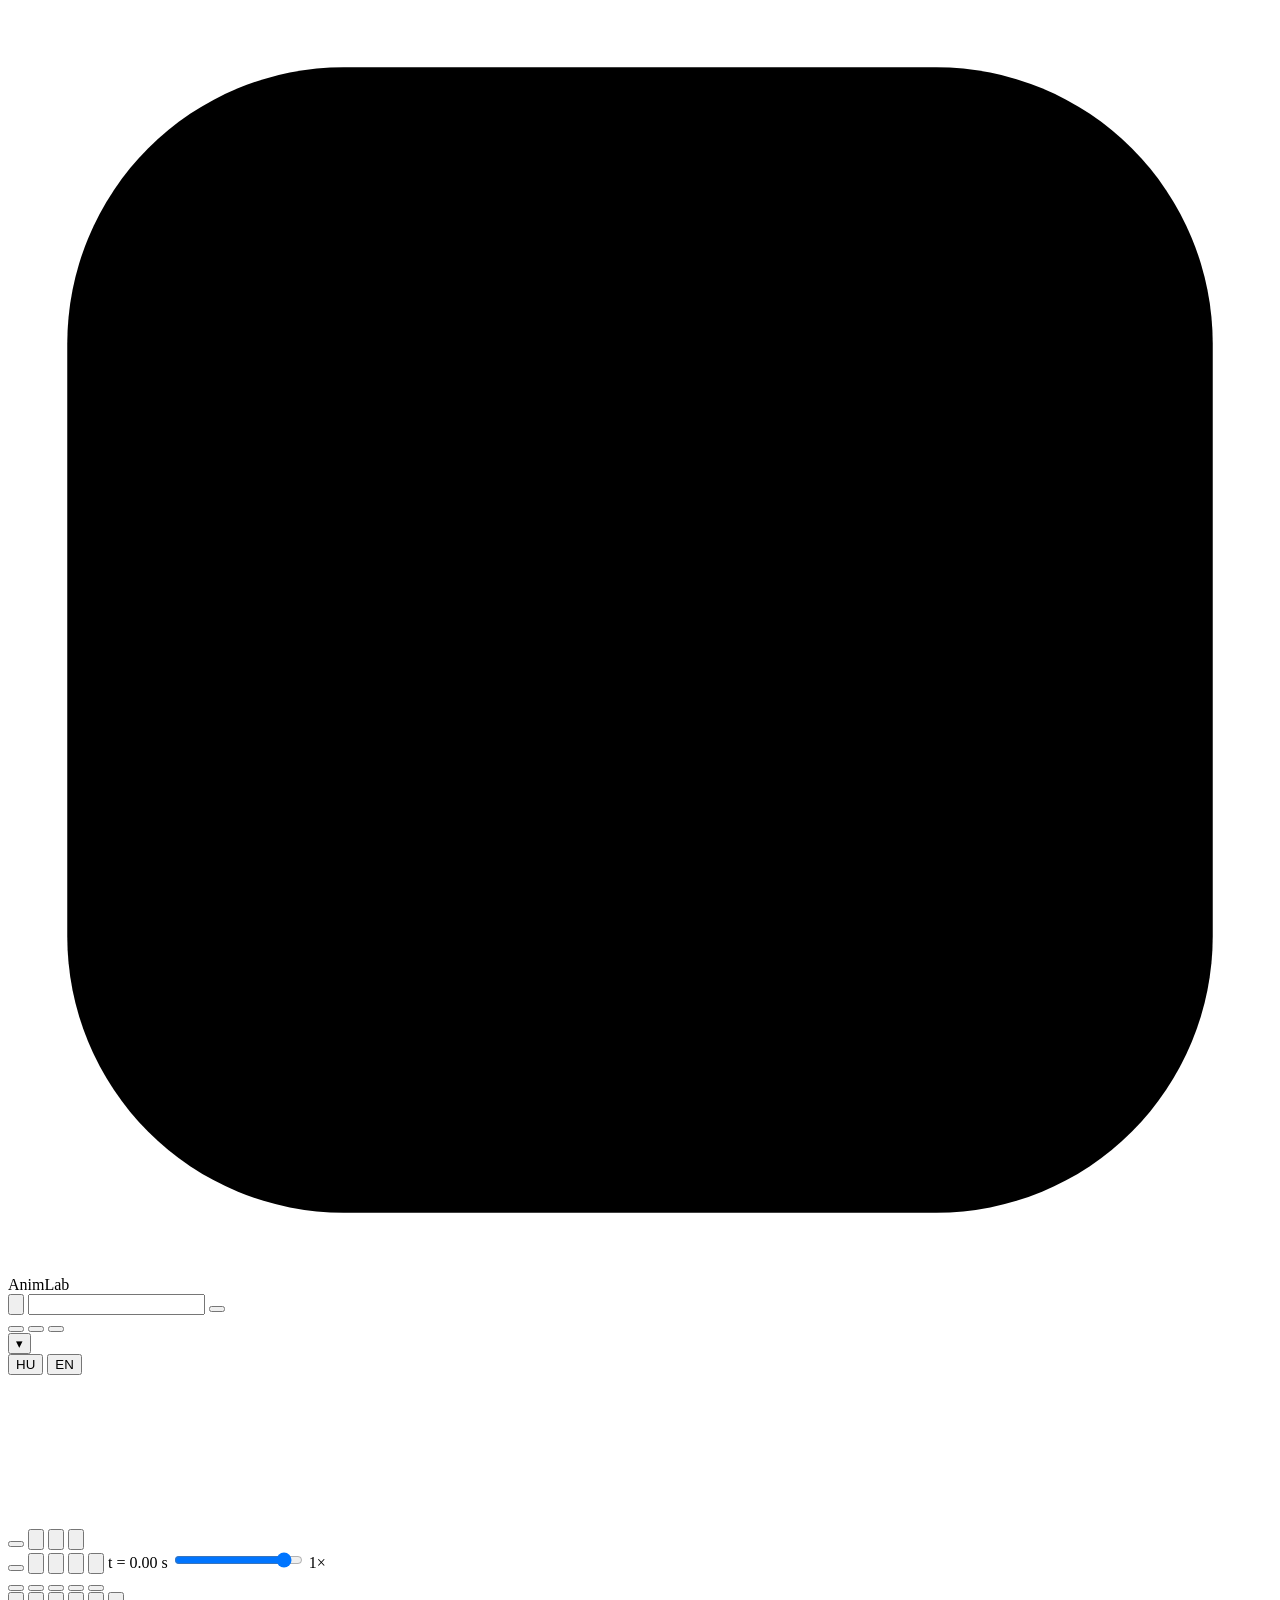
<file: src/app.html>
<!DOCTYPE html>
<html lang="hu">
<head>
<meta charset="utf-8">
<meta name="viewport" content="width=device-width, initial-scale=1">
<title>AnimLab</title>
<link rel="preconnect" href="https://fonts.googleapis.com">
<link rel="preconnect" href="https://fonts.gstatic.com" crossorigin>
<link href="https://fonts.googleapis.com/css2?family=IBM+Plex+Mono:wght@400;500&family=IBM+Plex+Sans+Condensed:wght@500;600&family=IBM+Plex+Sans:wght@400;500;600&display=swap" rel="stylesheet">
<style>
<!-- @include css/00-base.css -->
<!-- @include css/01-topbar.css -->
<!-- @include css/02-layout.css -->
<!-- @include css/03-side-panel.css -->
<!-- @include css/04-graph-strip.css -->
<!-- @include css/05-canvas-only.css -->
<!-- @include css/06-gallery.css -->
</style>
</head>
<body>
<header class="topbar">
  <div class="brand" aria-label="AnimLab">
    <svg viewBox="0 0 32 32" aria-hidden="true"><rect x="1.5" y="1.5" width="29" height="29" rx="7" fill="var(--accent)"/><circle cx="16" cy="16" r="8" fill="none" stroke="var(--accent-ink)" stroke-width="2"/><path d="M10.3 21.7 21.7 10.3" stroke="var(--accent-ink)" stroke-width="2.6" stroke-linecap="round"/><circle cx="21.7" cy="10.3" r="2.6" fill="var(--accent-ink)"/></svg>
    AnimLab
  </div>
  <button class="btn icon tb-more" id="btnMore" type="button" aria-expanded="false" data-i18n-title="menu"><svg viewBox="0 0 24 24" fill="none" stroke="currentColor" stroke-width="2.2" stroke-linecap="round"><path d="M4 7h16M4 12h16M4 17h16"/></svg></button>
  <input id="sceneName" class="scene-name" data-i18n-ph="sceneName" data-i18n-title="sceneName">
  <button class="btn" id="btnGallery" type="button" data-i18n="gallery"></button>
  <div class="tb-group">
    <button class="btn" id="btnNew" type="button" data-i18n="new"></button>
    <button class="btn" id="btnOpen" type="button" data-i18n="open"></button>
    <button class="btn primary" id="btnSave" type="button" data-i18n="save"></button>
    <div class="menu">
      <button class="btn" id="btnExport" type="button" aria-haspopup="true" aria-expanded="false"><span data-i18n="export"></span> ▾</button>
      <div class="menu-pop" id="exportMenu" hidden>
        <button type="button" id="exVideo"><span id="exVideoLbl"></span><small data-i18n="exVideoSub"></small></button>
        <button type="button" id="exPng"><span data-i18n="exPng"></span><small data-i18n="exPngSub"></small></button>
        <button type="button" id="exHtml"><span data-i18n="exHtml"></span><small data-i18n="exHtmlSub"></small></button>
        <button type="button" id="exShare"><span data-i18n="exShare"></span><small data-i18n="exShareSub"></small></button>
      </div>
    </div>
  </div>
  <div class="spacer"></div>
  <div class="lang" role="group" aria-label="Language">
    <button type="button" data-lang="hu">HU</button>
    <button type="button" data-lang="en">EN</button>
  </div>
  <input type="file" id="fileOpen" accept=".json,.html,.htm,application/json,text/html" hidden>
</header>

<!-- Példagaléria / example gallery -->
<div class="gal-back" id="galleryPanel" hidden>
  <div class="gal" role="dialog" aria-modal="true" aria-labelledby="galTitle" tabindex="-1">
    <div class="gal-head">
      <h2 id="galTitle" data-i18n="galleryTitle"></h2>
      <button class="btn" id="galClose" type="button" data-i18n="galleryClose"></button>
    </div>
    <div class="gal-filters">
      <div class="gal-seg" id="galGroup" role="group">
        <button type="button" data-group="all" data-i18n="galleryAll"></button>
        <button type="button" data-group="teacher" data-i18n="galleryTeacher"></button>
        <button type="button" data-group="students" data-i18n="galleryStudent"></button>
      </div>
      <input id="galSearch" class="gal-search" type="search" data-i18n-ph="gallerySearch" data-i18n-title="gallerySearch">
      <div class="gal-chips" id="galTopics" role="group" data-i18n-title="galleryTopics" hidden></div>
    </div>
    <div class="gal-status" id="galStatus" role="status" hidden></div>
    <div class="gal-list" id="galList"></div>
  </div>
</div>

<main class="layout">
  <section class="stage-col" id="stageCol">
    <div class="stage-wrap" id="stageWrap">
      <canvas id="stage"></canvas>
      <!-- Csak-vászon módban (teljes képernyő, fekvő telefon) ezek a gombok úsznak a kép fölött -->
      <!-- In canvas-only mode (full screen, phone in landscape) these buttons float over the picture -->
      <div class="cv-overlay" id="cvOverlay">
        <button class="btn icon" id="cvPlay" type="button" data-i18n-title="play"></button>
        <button class="btn icon" id="cvReset" type="button" data-i18n-title="resetT"><svg viewBox="0 0 24 24" fill="none" stroke="currentColor" stroke-width="2.2" stroke-linecap="round" stroke-linejoin="round"><path d="M4 12a8 8 0 1 0 2.4-5.7"/><path d="M4 4v4.5h4.5"/></svg></button>
        <button class="btn icon" id="cvMenu" type="button" data-i18n-title="tabControls"><svg viewBox="0 0 24 24" fill="none" stroke="currentColor" stroke-width="2.2" stroke-linecap="round"><path d="M5 7h14M5 12h14M5 17h14"/><circle cx="9" cy="7" r="2" fill="currentColor"/><circle cx="15" cy="12" r="2" fill="currentColor"/><circle cx="8" cy="17" r="2" fill="currentColor"/></svg></button>
        <button class="btn icon" id="cvExit" type="button" data-i18n-title="cvExit"><svg viewBox="0 0 24 24" fill="none" stroke="currentColor" stroke-width="2.2" stroke-linecap="round"><path d="M9 4v5H4M15 4v5h5M9 20v-5H4M15 20v-5h5"/></svg></button>
      </div>
      <!-- Billentyűzet: a kiválasztott csúszka (1–9, majd ← →) és érintőgombok a key() / onKey() jelenetekhez -->
      <!-- Keyboard: the selected slider (1–9, then ← →) and touch buttons for key() / onKey() scenes -->
      <div class="kb-hud" id="kbHud" hidden><b></b><small></small></div>
      <div class="kb-pad" id="kbPad" hidden></div>
      <!-- A jelenet billentyűparancsai: ⌨ gomb és lenyíló lista / the scene's keyboard commands: ⌨ button and drop-down list -->
      <button class="kb-help-btn" id="kbHelpBtn" type="button" aria-expanded="false" data-i18n-title="kbListTip" hidden>⌨</button>
      <div class="kb-list" id="kbList" hidden></div>
      <button class="rec-badge" id="recBadge" type="button" hidden>● REC</button>
      <div class="stage-err" id="stageErr" hidden></div>
    </div>
    <div class="transport">
      <button class="btn icon" id="btPlay" type="button" data-i18n-title="play"></button>
      <button class="btn icon" id="btStep" type="button" data-i18n-title="step"><svg viewBox="0 0 24 24"><path d="M6 5v14l9-7z" fill="currentColor"/><rect x="16" y="5" width="2.6" height="14" fill="currentColor"/></svg></button>
      <button class="btn icon" id="btReset" type="button" data-i18n-title="resetT"><svg viewBox="0 0 24 24" fill="none" stroke="currentColor" stroke-width="2.2" stroke-linecap="round" stroke-linejoin="round"><path d="M4 12a8 8 0 1 0 2.4-5.7"/><path d="M4 4v4.5h4.5"/></svg></button>
      <button class="btn icon" id="btFull" type="button" data-i18n-title="full"><svg viewBox="0 0 24 24" fill="none" stroke="currentColor" stroke-width="2.2" stroke-linecap="round"><path d="M4 9V4h5M20 9V4h-5M4 15v5h5M20 15v5h-5"/></svg></button>
      <button class="btn icon" id="btCanvasFull" type="button" data-i18n-title="fullCanvas"><svg viewBox="0 0 24 24" fill="none" stroke="currentColor" stroke-width="2" stroke-linecap="round" stroke-linejoin="round"><rect x="3" y="5" width="18" height="14" rx="2"/><path d="M7 9V8h2M17 9V8h-2M7 15v1h2M17 15v1h-2"/></svg></button>
      <span class="time" id="timeLbl">t = 0.00 s</span>
      <label class="speed" for="speed"><span data-i18n="speed"></span>
        <input type="range" id="speed" min="-10" max="1" step="0.01" value="0">
        <output id="speedOut">1×</output>
      </label>
    </div>
    <div class="hsplit" id="plotSplit" role="separator" aria-orientation="horizontal" tabindex="0" data-i18n-title="plotSplit" hidden></div>
    <div class="plots" id="plotsWrap" hidden><canvas id="plot"></canvas></div>
  </section>

  <div class="splitter" id="splitter" role="separator" aria-orientation="vertical" tabindex="0" data-i18n-title="splitter"></div>

  <aside class="side">
    <nav class="tabs" role="tablist">
      <button type="button" role="tab" data-tab="controls" data-i18n="tabControls"></button>
      <button type="button" role="tab" data-tab="code" data-i18n="tabCode"></button>
      <button type="button" role="tab" data-tab="assets" data-i18n="tabAssets"></button>
      <button type="button" role="tab" data-tab="marks" data-i18n="tabMarks"></button>
      <button type="button" role="tab" data-tab="help" data-i18n="tabHelp"></button>
    </nav>
    <div class="tab-panel" id="tab-controls" role="tabpanel">
      <div class="panel-h" data-i18n="params"></div>
      <div id="controls"></div>
      <details class="kbhelp" id="kbHelp" hidden><summary></summary><div></div></details>
      <div class="panel-h" data-i18n="readouts"></div>
      <div id="readouts"></div>
    </div>
    <div class="tab-panel" id="tab-code" role="tabpanel" hidden>
      <div class="code-bar">
        <button class="btn primary" id="btRun" type="button"><svg viewBox="0 0 24 24"><path d="M7 5v14l11-7z" fill="currentColor"/></svg><span data-i18n="run"></span></button>
        <span class="code-state" id="codeState"></span>
      </div>
      <div class="editor">
        <pre class="gutter" id="gutter" aria-hidden="true">1</pre>
        <textarea id="code" spellcheck="false" autocapitalize="off" autocomplete="off" data-i18n-title="tabCode"></textarea>
      </div>
      <pre class="code-err" id="codeErr" hidden></pre>
    </div>
    <div class="tab-panel" id="tab-assets" role="tabpanel" hidden>
      <label class="drop" for="imgIn"><b data-i18n="drop"></b><span class="muted" data-i18n="dropSub"></span></label>
      <input type="file" id="imgIn" accept="image/png,image/jpeg,image/svg+xml,image/webp,image/gif" multiple hidden>
      <div id="assetList"></div>
    </div>
    <div class="tab-panel" id="tab-marks" role="tabpanel" hidden>
      <p class="muted" data-i18n="marksIntro"></p>
      <div class="tools" role="toolbar">
        <button type="button" class="btn" data-tool="move" data-i18n="tMove"></button>
        <button type="button" class="btn" data-tool="arrow" data-i18n="tArrow"></button>
        <button type="button" class="btn" data-tool="loop" data-i18n="tLoop"></button>
        <button type="button" class="btn" data-tool="path" data-i18n="tPath"></button>
        <button type="button" class="btn" data-tool="text" data-i18n="tText"></button>
        <button type="button" class="btn" data-tool="pick" data-i18n="tPick"></button>
      </div>
      <p class="tool-hint" id="toolHint"></p>
      <p class="vars" id="markVars"></p>
      <div class="coord" id="markCoord">x = –   y = –</div>
      <div id="markList"></div>
      <details class="codemarks" id="boundBox" open>
        <summary><span data-i18n="bTitle"></span> (<span id="bCount">0</span>)</summary>
        <p class="muted" data-i18n="bIntro"></p>
        <div id="boundList"></div>
      </details>
      <details class="codemarks" id="codeMarksBox" open>
        <summary><span data-i18n="cmTitle"></span> (<span id="cmCount">0</span>)</summary>
        <p class="muted" data-i18n="cmIntro"></p>
        <div id="codeMarkList"></div>
        <button type="button" class="link-btn" id="cmReset" data-i18n="cmReset"></button>
      </details>
      <div class="ctl-buttons">
        <button type="button" class="btn" id="marksCopy" data-i18n="mCopy"></button>
        <button type="button" class="btn" id="marksToCode" data-i18n="mToCode"></button>
        <button type="button" class="btn" id="marksClear" data-i18n="mClear"></button>
      </div>
    </div>
    <div class="tab-panel" id="tab-help" role="tabpanel" hidden>
      <div id="help" class="help"></div>
    </div>
  </aside>
</main>
<!-- Mobil nézet: alsó sáv a vászon és a menük közötti váltáshoz / mobile view: bottom bar to switch between canvas and menus -->
<nav class="mnav" id="mnav" aria-label="AnimLab">
  <button type="button" data-view="canvas"><svg viewBox="0 0 24 24" fill="none" stroke="currentColor" stroke-width="2" stroke-linecap="round"><rect x="3" y="5" width="18" height="14" rx="2"/><path d="m8 15 3-4 2.5 3 2-2 2.5 3"/></svg><span data-i18n="mCanvas"></span></button>
  <button type="button" data-view="controls"><svg viewBox="0 0 24 24" fill="none" stroke="currentColor" stroke-width="2" stroke-linecap="round"><path d="M5 7h14M5 12h14M5 17h14"/><circle cx="9" cy="7" r="2" fill="currentColor"/><circle cx="15" cy="12" r="2" fill="currentColor"/><circle cx="8" cy="17" r="2" fill="currentColor"/></svg><span data-i18n="tabControls"></span></button>
  <button type="button" data-view="code"><svg viewBox="0 0 24 24" fill="none" stroke="currentColor" stroke-width="2" stroke-linecap="round" stroke-linejoin="round"><path d="m8 8-4 4 4 4M16 8l4 4-4 4M13.5 6l-3 12"/></svg><span data-i18n="tabCode"></span></button>
  <button type="button" data-view="assets"><svg viewBox="0 0 24 24" fill="none" stroke="currentColor" stroke-width="2" stroke-linecap="round" stroke-linejoin="round"><rect x="3" y="4" width="18" height="16" rx="2"/><circle cx="9" cy="10" r="2"/><path d="m21 17-5-5-9 8"/></svg><span data-i18n="tabAssets"></span></button>
  <button type="button" data-view="marks"><svg viewBox="0 0 24 24" fill="none" stroke="currentColor" stroke-width="2" stroke-linecap="round" stroke-linejoin="round"><path d="M4 20 18 6M18 6h-6M18 6v6"/></svg><span data-i18n="tabMarks"></span></button>
  <button type="button" data-view="help"><svg viewBox="0 0 24 24" fill="none" stroke="currentColor" stroke-width="2" stroke-linecap="round"><circle cx="12" cy="12" r="9"/><path d="M9.5 9.5a2.5 2.5 0 1 1 3.5 2.3c-.7.3-1 .9-1 1.7M12 17h.01"/></svg><span data-i18n="tabHelp"></span></button>
</nav>
<div id="toast" class="toast" role="status" hidden></div>

<script type="application/json" id="embedded-scene" data-app></script>












<script type="text/plain" id="ai-instructions" data-app><!-- @include ../docs/animlab-ai-instructions.md -->
</script>















<script type="text/plain" id="preset-template" data-app><!-- @include ../examples/teacher/sablon/scene.animlab.json#script -->
</script>

<script data-app>
(() => {
'use strict';
<!-- @include js/00-prelude.js -->
<!-- @include js/01-ui-text.js -->
<!-- @include js/02-state.js -->
<!-- @include js/03-helpers.js -->
<!-- @include js/04-marks-registry.js -->
<!-- @include js/05-drawing-api.js -->
<!-- @include js/06-arrows.js -->
<!-- @include js/07-3d.js -->
<!-- @include js/08-physics-world.js -->
<!-- @include js/09-complex.js -->
<!-- @include js/10-scene-api.js -->
<!-- @include js/11-main-loop.js -->
<!-- @include js/12-plots.js -->
<!-- @include js/13-keyboard-input.js -->
<!-- @include js/14-controls-panel.js -->
<!-- @include js/15-stage-layout.js -->
<!-- @include js/16-errors.js -->
<!-- @include js/17-transport.js -->
<!-- @include js/18-files.js -->
<!-- @include js/19-autosave.js -->
<!-- @include js/20-assets.js -->
<!-- @include js/21-markup-expressions.js -->
<!-- @include js/22-bound-arrow.js -->
<!-- @include js/23-markup-layer.js -->
<!-- @include js/24-toast.js -->
<!-- @include js/25-code-editor.js -->
<!-- @include js/26-help.js -->
<!-- @include js/27-guide.js -->
<!-- @include js/28-gallery.js -->
<!-- @include js/29-language.js -->
<!-- @include js/30-side-panel.js -->
<!-- @include js/31-wiring.js -->
<!-- @include js/32-boot.js -->
})();
</script>
</body>
</html>
</file>
